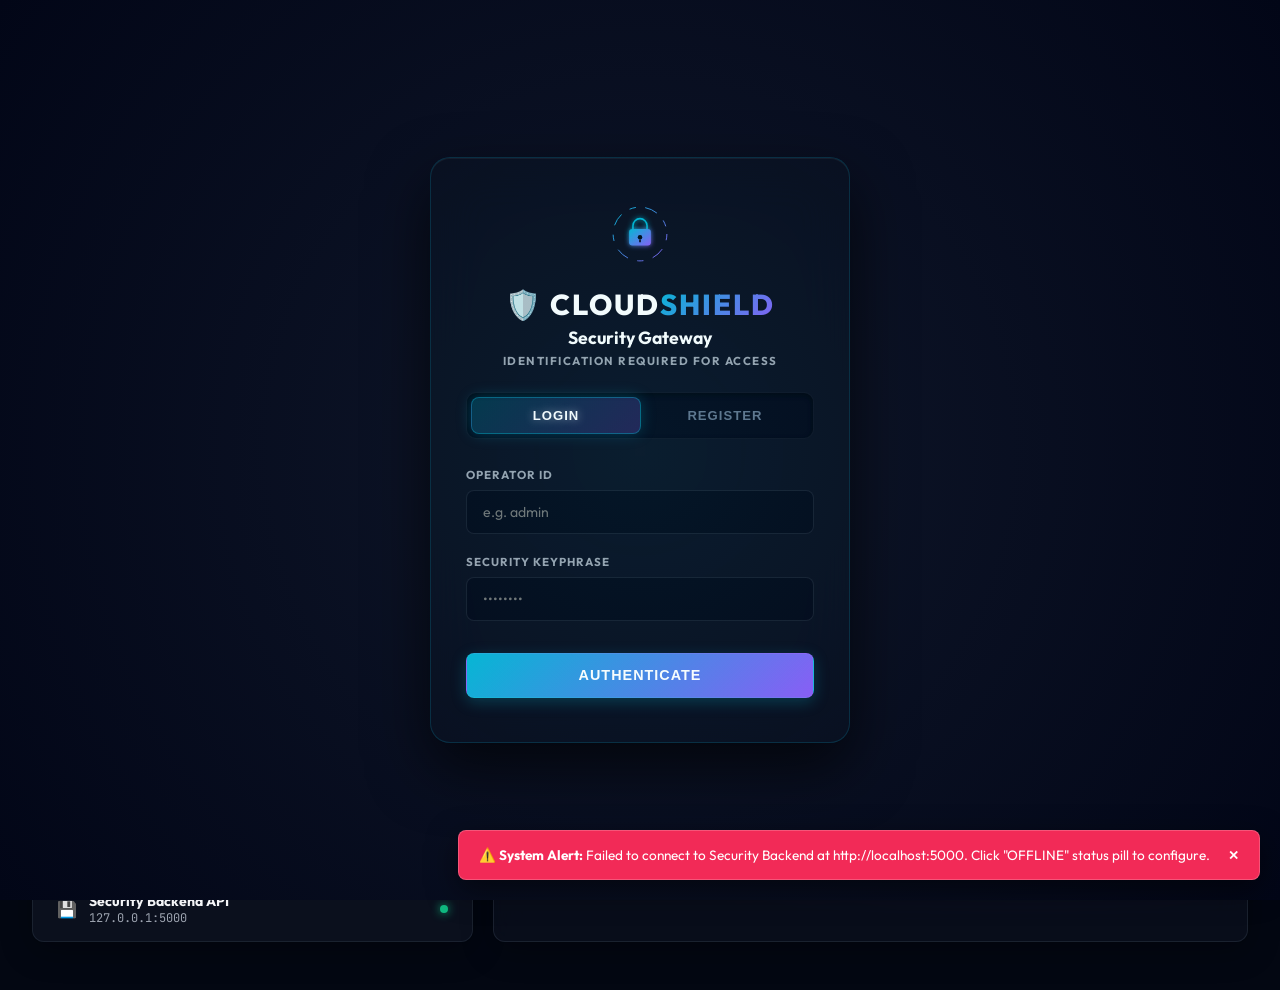
<file: security_dashboard/index.html>
<!DOCTYPE html>
<html lang="en">
<head>
    <meta charset="UTF-8">
    <meta name="viewport" content="width=device-width, initial-scale=1.0">
    <title>CloudShield SOC | Security Operations Center</title>
    <link rel="preconnect" href="https://fonts.googleapis.com">
    <link href="https://fonts.googleapis.com/css2?family=Outfit:wght@400;600;700;800&family=JetBrains+Mono:wght@400;500&display=swap" rel="stylesheet">
    <script src="chart.min.js"></script>
    <style>
        /* Font fallback if Google Fonts unavailable */
        @import url('https://fonts.googleapis.com/css2?family=Outfit:wght@400;600;700;800&family=JetBrains+Mono:wght@400;500&display=swap');
    </style>
    <style>
        :root {
            --bg: #030712;
            --card: rgba(17, 24, 39, 0.45);
            --card2: rgba(31, 41, 55, 0.35);
            --border: rgba(55, 65, 81, 0.4);
            --text: #f3f4f6;
            --muted: #9ca3af;
            --blue: #06b6d4;
            --green: #10b981;
            --red: #ef4444;
            --orange: #f97316;
            --purple: #8b5cf6;
            --yellow: #f59e0b;
            --glow-blue: rgba(6, 182, 212, 0.15);
            --glow-red: rgba(239, 68, 68, 0.15);
            --glow-green: rgba(16, 185, 129, 0.15);
            --glow-purple: rgba(139, 92, 246, 0.15);
            --glow-orange: rgba(249, 115, 22, 0.15);
        }
        * { box-sizing: border-box; margin: 0; padding: 0; }
        body {
            font-family: 'Outfit', sans-serif;
            background: var(--bg);
            color: var(--text);
            min-height: 100vh;
            overflow-x: hidden;
            position: relative;
        }
        /* ── Background Glow Blobs ── */
        .bg-glow-container {
            position: fixed;
            top: 0; left: 0; width: 100vw; height: 100vh;
            pointer-events: none; z-index: -1; overflow: hidden;
        }
        .bg-glow-blob {
            position: absolute; border-radius: 50%; filter: blur(100px); opacity: 0.12;
            animation: float 25s infinite ease-in-out;
        }
        .blob-1 { top: -10%; left: -10%; width: 50vw; height: 50vw; background: radial-gradient(circle, var(--blue) 0%, transparent 70%); }
        .blob-2 { bottom: -10%; right: -10%; width: 60vw; height: 60vw; background: radial-gradient(circle, var(--purple) 0%, transparent 70%); animation-delay: -5s; }
        .blob-3 { top: 40%; left: 30%; width: 40vw; height: 40vw; background: radial-gradient(circle, var(--red) 0%, transparent 70%); animation-delay: -10s; }
        @keyframes float {
            0%, 100% { transform: translate(0, 0) scale(1); }
            33% { transform: translate(5vw, 10vh) scale(1.1); }
            66% { transform: translate(-5vw, 5vh) scale(0.9); }
        }

        /* ── Scrollbar ── */
        ::-webkit-scrollbar { width: 6px; }
        ::-webkit-scrollbar-track { background: var(--card); }
        ::-webkit-scrollbar-thumb { background: var(--border); border-radius: 3px; }

        /* ── Header ── */
        header {
            background: rgba(10, 15, 30, 0.75);
            backdrop-filter: blur(20px);
            -webkit-backdrop-filter: blur(20px);
            border-bottom: 1px solid var(--border);
            position: sticky; top: 0; z-index: 200;
            padding: 0 2rem; height: 64px;
            display: flex; align-items: center; justify-content: space-between;
            box-shadow: 0 4px 30px rgba(0,0,0,0.4);
        }
        .logo {
            font-size: 1.5rem; font-weight: 800; letter-spacing: 2px;
            text-transform: uppercase;
        }
        .logo span { color: var(--blue); text-shadow: 0 0 20px var(--blue); }
        .header-right { display: flex; align-items: center; gap: 1rem; }
        .pulse-badge {
            display: flex; align-items: center; gap: 0.5rem;
            background: rgba(16, 185, 129, 0.08); border: 1px solid rgba(16, 185, 129, 0.2);
            color: var(--green); padding: 0.35rem 0.9rem; border-radius: 20px;
            font-size: 0.75rem; font-weight: 700; letter-spacing: 1px;
            box-shadow: 0 0 15px rgba(16, 185, 129, 0.1);
        }
        .pulse-dot {
            width: 7px; height: 7px; border-radius: 50%;
            background: var(--green);
            animation: blink 1.4s ease-in-out infinite;
            box-shadow: 0 0 8px var(--green);
        }
        @keyframes blink { 0%,100%{opacity:1} 50%{opacity:0.2} }

        .btn {
            display: inline-flex; align-items: center; gap: 0.4rem;
            padding: 0.5rem 1.2rem; border-radius: 8px; font-size: 0.8rem;
            font-weight: 600; cursor: pointer; border: none;
            background: linear-gradient(135deg, rgba(6, 182, 212, 0.18), rgba(6, 182, 212, 0.05));
            border: 1px solid rgba(6, 182, 212, 0.3); color: var(--blue);
            transition: all 0.3s cubic-bezier(0.4, 0, 0.2, 1); font-family: 'Outfit', sans-serif;
            text-decoration: none;
        }
        .btn:hover { background: rgba(6, 182, 212, 0.22); box-shadow: 0 0 15px rgba(6, 182, 212, 0.35); border-color: rgba(6, 182, 212, 0.45); }
        .btn-red { background: rgba(239, 68, 68, 0.12); border-color: rgba(239, 68, 68, 0.3); color: var(--red); }
        .btn-red:hover { background: rgba(239, 68, 68, 0.22); box-shadow: 0 0 15px rgba(239, 68, 68, 0.35); border-color: rgba(239, 68, 68, 0.45); }
        .btn-green { background: rgba(16, 185, 129, 0.1); border-color: rgba(16, 185, 129, 0.3); color: var(--green); }
        .btn-green:hover { background: rgba(16, 185, 129, 0.2); box-shadow: 0 0 15px rgba(16, 185, 129, 0.3); border-color: rgba(16, 185, 129, 0.45); }
        .btn-outline { background: transparent; border-color: var(--border); color: var(--muted); }
        .btn-outline:hover { background: rgba(255,255,255,0.05); color: var(--text); }

        /* ── Layout ── */
        .main { max-width: 1500px; margin: 0 auto; padding: 1.5rem 2rem; position: relative; z-index: 1; }

        /* ── Stats Row ── */
        .stats-row {
            display: grid; grid-template-columns: repeat(4, 1fr); gap: 1rem;
            margin-bottom: 1.5rem;
        }
        .stat-card {
            background: var(--card); border: 1px solid var(--border);
            border-radius: 12px; padding: 1.25rem 1.5rem;
            display: flex; align-items: center; gap: 1rem;
            position: relative; overflow: hidden; transition: all 0.3s cubic-bezier(0.4, 0, 0.2, 1);
            backdrop-filter: blur(12px); -webkit-backdrop-filter: blur(12px);
            box-shadow: 0 4px 20px rgba(0, 0, 0, 0.2);
        }
        .stat-card:hover {
            transform: translateY(-4px);
            box-shadow: 0 8px 30px rgba(0, 0, 0, 0.4);
        }
        .stat-card::before {
            content: ''; position: absolute; top: 0; left: 0; right: 0; height: 3px;
            transition: opacity 0.3s;
        }
        .stat-card.s-blue::before { background: linear-gradient(90deg, var(--blue), var(--purple)); }
        .stat-card.s-red::before { background: linear-gradient(90deg, var(--red), var(--orange)); }
        .stat-card.s-green::before { background: linear-gradient(90deg, var(--green), var(--blue)); }
        .stat-card.s-orange::before { background: linear-gradient(90deg, var(--orange), var(--yellow)); }

        .stat-card.s-blue:hover { border-color: rgba(6, 182, 212, 0.4); box-shadow: 0 8px 30px rgba(6, 182, 212, 0.15); }
        .stat-card.s-red:hover { border-color: rgba(239, 68, 68, 0.4); box-shadow: 0 8px 30px rgba(239, 68, 68, 0.15); }
        .stat-card.s-green:hover { border-color: rgba(16, 185, 129, 0.4); box-shadow: 0 8px 30px rgba(16, 185, 129, 0.15); }
        .stat-card.s-orange:hover { border-color: rgba(249, 115, 22, 0.4); box-shadow: 0 8px 30px rgba(249, 115, 22, 0.15); }

        .stat-icon { font-size: 2rem; opacity: 0.9; }
        .stat-info h4 { font-size: 0.72rem; color: var(--muted); text-transform: uppercase; letter-spacing: 1px; margin-bottom: 0.25rem; }
        .stat-val { font-size: 2rem; font-weight: 800; line-height: 1; }
        .stat-card.s-blue .stat-val { color: var(--blue); text-shadow: 0 0 10px rgba(6, 182, 212, 0.3); }
        .stat-card.s-red .stat-val { color: var(--red); text-shadow: 0 0 10px rgba(239, 68, 68, 0.3); }
        .stat-card.s-green .stat-val { color: var(--green); text-shadow: 0 0 10px rgba(16, 185, 129, 0.3); }
        .stat-card.s-orange .stat-val { color: var(--orange); text-shadow: 0 0 10px rgba(249, 115, 22, 0.3); }

        /* ── Tabs ── */
        .tabs {
            display: flex; gap: 0.5rem; margin-bottom: 1.5rem;
            background: rgba(17, 24, 39, 0.6); border: 1px solid var(--border);
            border-radius: 12px; padding: 0.4rem; overflow-x: auto;
            backdrop-filter: blur(12px); -webkit-backdrop-filter: blur(12px);
            box-shadow: inset 0 2px 4px rgba(0, 0, 0, 0.3);
        }
        .tab-btn {
            padding: 0.6rem 1.2rem; border-radius: 8px; border: none;
            background: transparent; color: var(--muted); font-size: 0.85rem;
            font-weight: 700; cursor: pointer; white-space: nowrap;
            font-family: 'Outfit', sans-serif; transition: all 0.3s cubic-bezier(0.4, 0, 0.2, 1);
            position: relative; overflow: hidden; display: flex; align-items: center; gap: 0.5rem;
            border: 1px solid transparent;
        }
        .tab-btn:hover { color: var(--text); background: rgba(255, 255, 255, 0.05); border-color: rgba(255, 255, 255, 0.05); }
        .tab-btn.active {
            background: linear-gradient(135deg, rgba(6, 182, 212, 0.2), rgba(139, 92, 246, 0.15));
            color: #ffffff; border-color: rgba(6, 182, 212, 0.45);
            box-shadow: 0 0 15px rgba(6, 182, 212, 0.2);
            text-shadow: 0 0 8px rgba(255, 255, 255, 0.5);
        }
        .tab-btn.active::after {
            content: ''; position: absolute; bottom: 0; left: 10%; width: 80%; height: 2px;
            background: linear-gradient(90deg, var(--blue), var(--purple));
            box-shadow: 0 0 8px var(--blue); border-radius: 2px;
        }
        .tab-panel { display: none; }
        .tab-panel.active { display: block; animation: tab-fade-in 0.4s ease-out; }
        @keyframes tab-fade-in {
            from { opacity: 0; transform: translateY(10px); }
            to { opacity: 1; transform: translateY(0); }
        }

        /* ── Panel ── */
        .panel {
            background: var(--card); border: 1px solid var(--border);
            border-radius: 12px; overflow: hidden; margin-bottom: 1.5rem;
            backdrop-filter: blur(16px); -webkit-backdrop-filter: blur(16px);
            box-shadow: 0 8px 32px 0 rgba(0, 0, 0, 0.3);
            transition: border-color 0.3s ease, box-shadow 0.3s ease;
        }
        .panel:hover {
            border-color: rgba(6, 182, 212, 0.35);
            box-shadow: 0 8px 32px 0 rgba(6, 182, 212, 0.12);
        }
        .panel-head {
            padding: 1.1rem 1.5rem; border-bottom: 1px solid var(--border);
            display: flex; align-items: center; justify-content: space-between;
            background: rgba(255, 255, 255, 0.02);
        }
        .panel-title { font-size: 0.95rem; font-weight: 700; letter-spacing: 0.5px; }
        .panel-badge { font-size: 0.72rem; font-weight: 800; letter-spacing: 1.2px; text-transform: uppercase; }
        .panel-body { padding: 1.25rem 1.5rem; }

        /* ── Grid layouts ── */
        .grid-2 { display: grid; grid-template-columns: 1fr 1fr; gap: 1.25rem; }
        .grid-3 { display: grid; grid-template-columns: 1.2fr 2fr; gap: 1.25rem; }

        /* ── Threat Map ── */
        .threat-map {
            background: radial-gradient(circle at center, #0c142b 0%, #050914 100%);
            border-radius: 0; height: 240px; position: relative; overflow: hidden;
            border-bottom: 1px solid var(--border);
        }
        .threat-map svg { width: 100%; height: 100%; }
        
        /* Attack Path Draw Animation */
        @keyframes attackDraw { to { stroke-dashoffset: 0; } }
        .attack-path {
            stroke-dasharray: 1000; stroke-dashoffset: 1000;
            animation: attackDraw 2.5s ease-out forwards;
            filter: drop-shadow(0 0 4px var(--red));
        }
        .attacker-node { animation: pulse-node 1.5s infinite alternate; }
        @keyframes pulse-node {
            from { r: 5px; opacity: 0.8; }
            to { r: 8px; opacity: 1; }
        }
        .attacker-text {
            font-family: 'JetBrains Mono', monospace; font-size: 8px;
            font-weight: bold; animation: fade-in 0.5s ease-out forwards;
        }
        .target-node-outer {
            animation: target-ring 2.5s infinite linear;
            transform-origin: 500px 175px;
        }
        @keyframes target-ring {
            from { transform: rotate(0deg); stroke-dasharray: 5 15; }
            to { transform: rotate(360deg); stroke-dasharray: 15 5; }
        }

        /* ── Alert Feed ── */
        .alert-feed { max-height: 420px; overflow-y: auto; }
        .alert-item {
            padding: 1rem 1.5rem; border-bottom: 1px solid rgba(55, 65, 81, 0.35);
            transition: all 0.2s ease; cursor: default;
            position: relative;
        }
        .alert-item::before {
            content: ''; position: absolute; left: 0; top: 15%; height: 70%; width: 3px;
            background: transparent; border-radius: 0 4px 4px 0; transition: all 0.2s;
        }
        .alert-item:hover { background: rgba(255, 255, 255, 0.03); }
        .alert-item:hover::before { height: 85%; top: 7.5%; }
        
        .alert-item[data-severity="CRITICAL"]::before { background: var(--red); }
        .alert-item[data-severity="HIGH"]::before { background: var(--orange); }
        .alert-item[data-severity="MEDIUM"]::before { background: var(--yellow); }
        .alert-item[data-severity="LOW"]::before { background: var(--green); }
        .alert-item[data-severity="INFO"]::before { background: var(--blue); }

        .alert-item:last-child { border-bottom: none; }
        .alert-meta { display: flex; justify-content: space-between; align-items: center; margin-bottom: 0.4rem; }
        .alert-ip { font-family: 'JetBrains Mono', monospace; font-size: 0.8rem; color: var(--red); font-weight: 700; }
        .alert-time { font-size: 0.72rem; color: var(--muted); }
        .alert-type { font-size: 0.88rem; font-weight: 700; margin-bottom: 0.2rem; display: flex; align-items: center; gap: 0.4rem; }
        .alert-desc { font-size: 0.78rem; color: var(--muted); line-height: 1.4; }

        /* ── Badge ── */
        .badge {
            display: inline-block; padding: 0.2rem 0.6rem; border-radius: 4px;
            font-size: 0.68rem; font-weight: 800; letter-spacing: 0.8px; text-transform: uppercase;
        }
        .badge-red { background: rgba(239, 68, 68, 0.12); color: var(--red); border: 1px solid rgba(239, 68, 68, 0.25); box-shadow: 0 0 10px rgba(239,68,68,0.1); }
        .badge-orange { background: rgba(249, 115, 22, 0.12); color: var(--orange); border: 1px solid rgba(249, 115, 22, 0.25); box-shadow: 0 0 10px rgba(249,115,22,0.1); }
        .badge-yellow { background: rgba(245, 158, 11, 0.12); color: var(--yellow); border: 1px solid rgba(245, 158, 11, 0.25); box-shadow: 0 0 10px rgba(245,158,11,0.1); }
        .badge-green { background: rgba(16, 185, 129, 0.12); color: var(--green); border: 1px solid rgba(16, 185, 129, 0.25); box-shadow: 0 0 10px rgba(16,185,129,0.1); }
        .badge-blue { background: rgba(6, 182, 212, 0.12); color: var(--blue); border: 1px solid rgba(6, 182, 212, 0.25); box-shadow: 0 0 10px rgba(6,182,212,0.1); }

        /* ── Table ── */
        table { width: 100%; border-collapse: collapse; font-size: 0.85rem; }
        th {
            text-align: left; padding: 0.85rem 1.25rem; font-size: 0.72rem;
            text-transform: uppercase; letter-spacing: 1px; color: var(--muted);
            border-bottom: 1px solid var(--border); font-weight: 800;
            background: rgba(255, 255, 255, 0.01);
        }
        td { padding: 0.9rem 1.25rem; border-bottom: 1px solid rgba(55, 65, 81, 0.25); color: var(--text); }
        tr:hover td { background: rgba(255, 255, 255, 0.03); }
        tr:last-child td { border-bottom: none; }

        /* ── Toggle switch ── */
        .switch { position: relative; display: inline-block; width: 36px; height: 20px; }
        .switch input { opacity: 0; width: 0; height: 0; }
        .slider {
            position: absolute; cursor: pointer; inset: 0;
            background: rgba(55, 65, 81, 0.8); border-radius: 20px; transition: 0.3s;
        }
        .slider:before {
            content: ''; position: absolute; height: 14px; width: 14px;
            left: 3px; bottom: 3px; background: white; border-radius: 50%; transition: 0.3s;
        }
        input:checked + .slider { background: var(--blue); box-shadow: 0 0 10px var(--glow-blue); }
        input:checked + .slider:before { transform: translateX(16px); }

        /* ── Form ── */
        .form-group { margin-bottom: 1.25rem; }
        .form-group label { display: block; font-size: 0.8rem; color: var(--muted); margin-bottom: 0.5rem; font-weight: 700; letter-spacing: 0.5px; }
        .form-input {
            width: 100%; padding: 0.7rem 1rem; background: rgba(10, 15, 30, 0.85);
            border: 1px solid var(--border); border-radius: 8px; color: var(--text);
            font-size: 0.88rem; font-family: 'Outfit', sans-serif; transition: all 0.3s;
        }
        .form-input:focus { outline: none; border-color: var(--blue); box-shadow: 0 0 0 3px rgba(6, 182, 212, 0.15); }
        select.form-input option { background: #0c1428; color: var(--text); }

        /* ── Scanner Radar Effect ── */
        .scan-radar-screen {
            position: relative; height: 140px; background: #02050d;
            border: 1px solid var(--border); border-radius: 8px;
            margin-bottom: 1.25rem; display: none; overflow: hidden;
            box-shadow: inset 0 0 25px rgba(16, 185, 129, 0.15);
        }
        .scan-radar-line {
            position: absolute; width: 200%; height: 200%; top: -50%; left: -50%;
            background: conic-gradient(from 0deg at 50% 50%, rgba(16, 185, 129, 0.25) 0deg, transparent 90deg, transparent 360deg);
            animation: radar-rotate 4s linear infinite; border-radius: 50%; pointer-events: none;
        }
        .scan-radar-grid {
            position: absolute; inset: 0;
            background-image: 
                radial-gradient(circle, transparent 25%, rgba(16, 185, 129, 0.05) 26%, rgba(16, 185, 129, 0.05) 27%, transparent 28%),
                radial-gradient(circle, transparent 55%, rgba(16, 185, 129, 0.05) 56%, rgba(16, 185, 129, 0.05) 57%, transparent 58%),
                radial-gradient(circle, transparent 85%, rgba(16, 185, 129, 0.05) 86%, rgba(16, 185, 129, 0.05) 87%, transparent 88%),
                linear-gradient(to right, rgba(16, 185, 129, 0.05) 1px, transparent 1px),
                linear-gradient(to bottom, rgba(16, 185, 129, 0.05) 1px, transparent 1px);
            background-size: 100% 100%, 100% 100%, 100% 100%, 40px 40px, 40px 40px; background-position: center;
        }
        @keyframes radar-rotate {
            from { transform: rotate(0deg); }
            to { transform: rotate(360deg); }
        }

        .scan-bar-wrap { height: 8px; background: rgba(30,48,88,0.8); border-radius: 4px; margin: 1rem 0; overflow: hidden; display: none; border: 1px solid rgba(255,255,255,0.05); }
        .scan-bar-fill { height: 100%; width: 0; background: linear-gradient(90deg, var(--blue), var(--green)); border-radius: 4px; transition: width 0.5s ease; }
        .scan-status { font-size: 0.82rem; color: var(--blue); font-family: 'JetBrains Mono', monospace; margin-bottom: 0.75rem; display: none; font-weight: bold; }
        .scan-input-row { display: flex; gap: 0.75rem; margin-bottom: 0.75rem; }
        .scan-input-row .form-input { flex: 1; }

        /* ── Audit report ── */
        .audit-card {
            background: var(--card2); border: 1px solid var(--border);
            border-radius: 12px; padding: 1.5rem; display: none; margin-top: 1.5rem;
            box-shadow: 0 4px 20px rgba(0,0,0,0.2);
        }
        .grade-circle {
            width: 72px; height: 72px; border-radius: 50%; border: 3px solid var(--green);
            display: flex; align-items: center; justify-content: center;
            font-size: 1.8rem; font-weight: 800; color: var(--green);
            box-shadow: 0 0 24px rgba(16,185,129,0.3); flex-shrink: 0;
        }
        .audit-header { display: flex; align-items: center; gap: 1.25rem; margin-bottom: 1.5rem; }
        .finding {
            background: rgba(5,8,16,0.5); border: 1px solid var(--border);
            border-left: 4px solid var(--muted); border-radius: 8px;
            padding: 1.1rem 1.4rem; margin-bottom: 0.9rem;
            transition: transform 0.2s;
        }
        .finding:hover { transform: translateX(4px); }
        .finding.critical { border-left-color: var(--red); background: rgba(239,68,68,0.02); }
        .finding.high { border-left-color: var(--orange); background: rgba(249,115,22,0.02); }
        .finding.medium { border-left-color: var(--yellow); background: rgba(245,158,11,0.02); }
        .finding.safe { border-left-color: var(--green); background: rgba(16,185,129,0.02); }
        .finding-title { font-size: 0.95rem; font-weight: 700; margin-bottom: 0.4rem; }
        .finding-desc { font-size: 0.82rem; color: var(--muted); line-height: 1.55; }
        .finding-impact { font-size: 0.8rem; color: #f87171; margin-top: 0.4rem; font-weight: 600; }
        .finding-fix { font-size: 0.8rem; color: var(--blue); margin-top: 0.3rem; font-weight: 600; }
        pre.code-block {
            background: #020408; border: 1px solid var(--border); border-radius: 6px;
            padding: 0.75rem; font-family: 'JetBrains Mono', monospace; font-size: 0.75rem;
            color: #93c5fd; overflow-x: auto; margin-top: 0.75rem; white-space: pre;
        }

        /* ── Traffic Console ── */
        .traffic-console {
            position: relative; background: #010409 !important; border: 1px solid var(--border);
            border-radius: 8px; padding: 1.25rem; font-family: 'JetBrains Mono', monospace;
            font-size: 0.78rem; max-height: 480px; overflow-y: auto; line-height: 1.8;
            box-shadow: inset 0 0 20px rgba(0, 0, 0, 0.8);
        }
        .traffic-console::after {
            content: " "; display: block; position: absolute; inset: 0;
            background: linear-gradient(rgba(18, 16, 16, 0) 50%, rgba(0, 0, 0, 0.25) 50%), linear-gradient(90deg, rgba(255, 0, 0, 0.06), rgba(0, 255, 0, 0.02), rgba(0, 0, 255, 0.06));
            z-index: 2; background-size: 100% 3px, 6px 100%; pointer-events: none;
        }
        .traffic-console::before {
            content: ''; position: absolute; width: 100%; height: 5px;
            background: rgba(6, 182, 212, 0.12); animation: sweep 6s linear infinite;
            top: 0; left: 0; z-index: 3; pointer-events: none; filter: blur(1px);
        }
        @keyframes sweep { 0% { top: 0%; } 100% { top: 100%; } }
        
        .console-line {
            line-height: 1.6; border-bottom: 1px solid rgba(255, 255, 255, 0.03);
            padding-bottom: 0.3rem; word-break: break-all; color: var(--muted);
            position: relative; z-index: 1; animation: console-slide 0.3s ease-out;
        }
        @keyframes console-slide {
            from { transform: translateX(-10px); opacity: 0; }
            to { transform: translateX(0); opacity: 1; }
        }
        .console-line.pass { color: var(--green); text-shadow: 0 0 5px rgba(16,185,129,0.25); }
        .console-line.block { color: var(--red); text-shadow: 0 0 5px rgba(239,68,68,0.25); }
        .console-line.deception { color: var(--orange); text-shadow: 0 0 5px rgba(249,115,22,0.25); }
        .console-line.system { color: var(--blue); text-shadow: 0 0 5px rgba(6,182,212,0.25); }
        
        .tlog { color: var(--muted); }
        .tlog.pass { color: var(--green); }
        .tlog.block { color: var(--red); }
        .tlog.deception { color: var(--orange); }

        /* ── Analytics ── */
        .chart-box { padding: 1.25rem; }
        canvas { max-width: 100%; }

        /* ── Nodes ── */
        .node-row {
            display: flex; align-items: center; justify-content: space-between;
            padding: 0.95rem 1.5rem; border-bottom: 1px solid rgba(55, 65, 81, 0.25);
            background: rgba(255, 255, 255, 0.01); transition: background 0.2s;
        }
        .node-row:hover { background: rgba(255, 255, 255, 0.03); }
        .node-row:last-child { border-bottom: none; }
        .node-left { display: flex; align-items: center; gap: 0.75rem; }
        .node-name { font-size: 0.88rem; font-weight: 700; }
        .node-addr { font-size: 0.75rem; color: var(--muted); font-family: 'JetBrains Mono', monospace; }
        .status-dot {
            width: 8px; height: 8px; border-radius: 50%;
            background: var(--green); box-shadow: 0 0 10px var(--green);
        }
        .status-dot.orange { background: var(--orange); box-shadow: 0 0 10px var(--orange); }

        /* ── Secret Key Modal ── */
        .modal-overlay {
            position: fixed; inset: 0; background: rgba(0,0,0,0.8);
            backdrop-filter: blur(10px); -webkit-backdrop-filter: blur(10px); z-index: 999;
            display: none; align-items: center; justify-content: center;
        }
        .modal-overlay.show { display: flex; }
        .modal-box {
            background: rgba(17, 24, 39, 0.85); border: 1px solid var(--border);
            border-radius: 16px; padding: 2.2rem; width: 480px; max-width: 95vw;
            animation: popIn 0.3s cubic-bezier(0.34, 1.56, 0.64, 1);
            backdrop-filter: blur(20px); -webkit-backdrop-filter: blur(20px);
            box-shadow: 0 20px 50px rgba(0,0,0,0.6);
        }
        @keyframes popIn { from{transform:scale(0.85);opacity:0} to{transform:scale(1);opacity:1} }
        .modal-icon { font-size: 3rem; text-align: center; margin-bottom: 1rem; }
        .modal-title { font-size: 1.3rem; font-weight: 800; text-anchor: middle; text-align: center; margin-bottom: 0.5rem; color: var(--green); text-shadow: 0 0 10px rgba(16,185,129,0.2); }
        .modal-sub { font-size: 0.85rem; color: var(--muted); text-align: center; margin-bottom: 1.5rem; line-height: 1.5; }
        .key-display {
            background: #010409; border: 1px solid var(--green);
            border-radius: 8px; padding: 1.1rem 1.5rem;
            font-family: 'JetBrains Mono', monospace; font-size: 1.25rem;
            font-weight: 800; color: var(--green); text-align: center;
            letter-spacing: 4px; margin-bottom: 1.25rem;
            box-shadow: 0 0 25px rgba(16,185,129,0.2);
        }
        .key-meta { font-size: 0.78rem; color: var(--muted); text-align: center; margin-bottom: 1.5rem; }

        /* ── Empty state ── */
        .empty { text-align: center; color: var(--muted); padding: 3rem 1rem; font-size: 0.88rem; font-family: 'Outfit', sans-serif; }

        /* ── Responsive ── */
        @media(max-width: 900px) {
            .stats-row { grid-template-columns: repeat(2, 1fr); }
            .grid-2, .grid-3 { grid-template-columns: 1fr; }
        }
        @media(max-width: 600px) {
            .stats-row { grid-template-columns: 1fr; }
            .main { padding: 1rem; }
        }
    </style>
</head>
<body>

<div class="bg-glow-container">
    <div class="bg-glow-blob blob-1"></div>
    <div class="bg-glow-blob blob-2"></div>
    <div class="bg-glow-blob blob-3"></div>
</div>

<!-- ═══ SIEM LOGIN/REGISTER OVERLAY ═══ -->
<div id="auth-overlay" style="position: fixed; top: 0; left: 0; width: 100vw; height: 100vh; background: radial-gradient(circle at center, #0f172a 0%, #020617 100%); z-index: 99999; display: flex; align-items: center; justify-content: center; font-family: 'Outfit', sans-serif; transition: opacity 0.5s ease, visibility 0.5s ease; opacity: 1; visibility: visible;">
    <style>
        .auth-card {
            background: rgba(10, 15, 30, 0.7);
            backdrop-filter: blur(25px);
            -webkit-backdrop-filter: blur(25px);
            border: 1px solid rgba(6, 182, 212, 0.2);
            box-shadow: 0 25px 60px rgba(0, 0, 0, 0.65), inset 0 1px 0 rgba(255,255,255,0.05);
            border-radius: 20px;
            width: 100%;
            max-width: 420px;
            padding: 2.8rem 2.2rem;
            box-sizing: border-box;
            text-align: center;
            position: relative;
            overflow: hidden;
            transition: all 0.3s;
        }
        .auth-card::before {
            content: '';
            position: absolute;
            top: -50%; left: -50%; width: 200%; height: 200%;
            background: radial-gradient(circle, rgba(6, 182, 212, 0.08) 0%, transparent 60%);
            pointer-events: none;
        }
        .auth-logo {
            font-size: 1.8rem;
            font-weight: 800;
            letter-spacing: 2px;
            color: #fff;
            margin-bottom: 0.25rem;
            text-transform: uppercase;
        }
        .auth-logo span {
            background: linear-gradient(135deg, var(--blue) 0%, var(--purple) 100%);
            -webkit-background-clip: text;
            -webkit-text-fill-color: transparent;
        }
        .auth-subtitle {
            color: var(--muted);
            font-size: 0.72rem;
            margin-bottom: 1.5rem;
            letter-spacing: 1.5px;
            text-transform: uppercase;
            font-weight: 700;
        }
        
        /* ── Shield Rotation Animation ── */
        @keyframes rotate-ring {
            0% { transform: rotate(0deg); }
            100% { transform: rotate(360deg); }
        }
        .auth-shield-ring {
            transform-origin: 50px 50px;
            animation: rotate-ring 12s linear infinite;
        }
        .auth-lock-shackle {
            animation: pulse-shackle 2s infinite alternate;
        }
        @keyframes pulse-shackle {
            0% { opacity: 0.75; }
            100% { opacity: 1; filter: drop-shadow(0 0 4px var(--blue)); }
        }

        .auth-tabs {
            display: flex;
            background: rgba(2, 6, 23, 0.7);
            border-radius: 10px;
            padding: 0.25rem;
            margin-bottom: 1.75rem;
            border: 1px solid rgba(255, 255, 255, 0.05);
            box-shadow: inset 0 2px 5px rgba(0,0,0,0.5);
        }
        .auth-tab {
            flex: 1;
            padding: 0.6rem;
            color: #64748b;
            cursor: pointer;
            font-size: 0.82rem;
            font-weight: 700;
            transition: all 0.3s ease;
            border-radius: 8px;
            border: none;
            background: transparent;
            letter-spacing: 1px;
            text-transform: uppercase;
        }
        .auth-tab.active {
            background: linear-gradient(135deg, rgba(6, 182, 212, 0.25), rgba(139, 92, 246, 0.25));
            color: #fff;
            border: 1px solid rgba(6, 182, 212, 0.4);
            box-shadow: 0 0 15px rgba(6, 182, 212, 0.25);
            text-shadow: 0 0 8px rgba(255, 255, 255, 0.5);
        }
        .auth-form-group {
            text-align: left;
            margin-bottom: 1.25rem;
        }
        .auth-form-group label {
            display: block;
            font-size: 0.72rem;
            color: var(--muted);
            text-transform: uppercase;
            letter-spacing: 1px;
            margin-bottom: 0.5rem;
            font-weight: 700;
        }
        .auth-input {
            width: 100%;
            background: rgba(2, 6, 23, 0.6);
            border: 1px solid var(--border);
            border-radius: 8px;
            padding: 0.75rem 1rem;
            color: #fff;
            font-family: inherit;
            font-size: 0.88rem;
            outline: none;
            transition: all 0.3s;
            box-sizing: border-box;
        }
        .auth-input:focus {
            border-color: var(--blue);
            box-shadow: 0 0 15px rgba(6, 182, 212, 0.25);
            background: rgba(2, 6, 23, 0.8);
        }
        .auth-btn {
            width: 100%;
            padding: 0.85rem;
            background: linear-gradient(135deg, var(--blue) 0%, var(--purple) 100%);
            border: none;
            border-radius: 8px;
            color: #fff;
            font-weight: 800;
            font-size: 0.9rem;
            cursor: pointer;
            transition: all 0.3s cubic-bezier(0.4, 0, 0.2, 1);
            margin-top: 0.75rem;
            box-shadow: 0 4px 15px rgba(6, 182, 212, 0.25);
            letter-spacing: 1px;
            text-transform: uppercase;
            border: 1px solid rgba(255,255,255,0.05);
        }
        .auth-btn:hover {
            transform: translateY(-2px);
            box-shadow: 0 6px 25px rgba(6, 182, 212, 0.55);
            border-color: rgba(6, 182, 212, 0.4);
        }
        .auth-btn:active {
            transform: translateY(0);
        }
        .auth-error {
            background: rgba(239, 68, 68, 0.15);
            border: 1px solid rgba(239, 68, 68, 0.3);
            color: #f87171;
            padding: 0.75rem;
            border-radius: 8px;
            font-size: 0.82rem;
            margin-bottom: 1.25rem;
            text-align: left;
            display: none;
            animation: authShake 0.3s ease;
        }
        @keyframes authShake {
            0%, 100% { transform: translateX(0); }
            25% { transform: translateX(-5px); }
            75% { transform: translateX(5px); }
        }
    </style>
    <div class="auth-card">
        <!-- Holographic Shield Logo -->
        <div class="auth-shield-container" style="display:flex; justify-content:center; margin-bottom:1.25rem;">
            <svg width="64" height="64" viewBox="0 0 100 100" class="auth-shield-svg">
                <defs>
                    <linearGradient id="shieldGrad" x1="0%" y1="0%" x2="100%" y2="100%">
                        <stop offset="0%" stop-color="var(--blue)"/>
                        <stop offset="100%" stop-color="var(--purple)"/>
                    </linearGradient>
                    <filter id="glow" x="-20%" y="-20%" width="140%" height="140%">
                        <feGaussianBlur stdDeviation="4" result="blur" />
                        <feComposite in="SourceGraphic" in2="blur" operator="over" />
                    </filter>
                </defs>
                <circle cx="50" cy="50" r="42" fill="none" stroke="url(#shieldGrad)" stroke-width="1.5" stroke-dasharray="10 15 20 15" class="auth-shield-ring"/>
                <g filter="url(#glow)">
                    <path d="M 50 26 A 11 11 0 0 1 61 37 L 61 46 L 39 46 L 39 37 A 11 11 0 0 1 50 26 Z" fill="none" stroke="var(--blue)" stroke-width="2.5" class="auth-lock-shackle"/>
                    <rect x="33" y="42" width="34" height="26" rx="5" fill="url(#shieldGrad)" class="auth-lock-body"/>
                    <circle cx="50" cy="55" r="3.5" fill="#030712"/>
                    <path d="M 50 58.5 L 50 63" stroke="#030712" stroke-width="2.5"/>
                </g>
            </svg>
        </div>
        <div class="auth-logo">🛡️ Cloud<span>Shield</span></div>
        <div id="auth-card-title" style="color:#fff; font-size:1.1rem; font-weight:700; margin-bottom:0.25rem; transition: all 0.3s;">Security Gateway</div>
        <div class="auth-subtitle" id="auth-subtitle-text" style="transition: all 0.3s;">IDENTIFICATION REQUIRED FOR ACCESS</div>
        
        <div class="auth-tabs">
            <button id="tab-login" class="auth-tab active" onclick="switchAuthTab('login')">LOGIN</button>
            <button id="tab-register" class="auth-tab" onclick="switchAuthTab('register')">REGISTER</button>
        </div>
        
        <div id="auth-error-banner" class="auth-error"></div>
        
        <form id="auth-form" onsubmit="handleAuthSubmit(event)">
            <div class="auth-form-group">
                <label for="auth-username">Operator ID</label>
                <input type="text" id="auth-username" class="auth-input" placeholder="e.g. admin" required autocomplete="off" oninput="updateAuthGreeting(this.value)" onchange="updateAuthGreeting(this.value)" onfocus="updateAuthGreeting(this.value)" onkeyup="updateAuthGreeting(this.value)">
            </div>
            
            <div id="auth-group-email" class="auth-form-group" style="display: none;">
                <label for="auth-email">Secure Email</label>
                <input type="email" id="auth-email" class="auth-input" placeholder="e.g. analyst@safecorp.com" autocomplete="off">
            </div>
            
            <div class="auth-form-group">
                <label for="auth-password">Security Keyphrase</label>
                <input type="password" id="auth-password" class="auth-input" placeholder="••••••••" required>
            </div>
            
            <button type="submit" id="auth-submit-btn" class="auth-btn">AUTHENTICATE</button>
        </form>
    </div>
</div>

<!-- ═══ HEADER ═══ -->
<header>
    <div class="logo">🛡️ Cloud<span>Shield</span> <span style="font-size: 0.72rem; color: var(--muted); text-transform: none; font-weight: 500; margin-left: 6px; letter-spacing: 0.5px;">by Pratyush Pandey</span></div>
    <div class="header-right">
        <a href="#" id="btn-export" class="btn">📥 Export Report</a>
        <a href="#" id="btn-logout" class="btn" style="background: rgba(239,68,68,0.15); border-color: rgba(239,68,68,0.3); color: #f87171; margin-left: 8px; display: none;">🚪 Logout</a>
        <div class="pulse-badge" id="api-status-badge" style="cursor: pointer; user-select: none;" onclick="openApiSettings()" title="Click to configure API connection">
            <div class="pulse-dot" id="api-status-dot"></div>
            <span id="api-status-text">CONNECTING...</span>
        </div>
    </div>
</header>

<!-- ═══ MAIN ═══ -->
<div class="main">

    <!-- Welcome Greeting Banner -->
    <div class="welcome-banner" id="siem-welcome-banner" style="background: linear-gradient(135deg, rgba(6,182,212,0.1) 0%, rgba(139,92,246,0.1) 100%); border: 1px solid rgba(6,182,212,0.15); border-radius: 12px; padding: 1.1rem 1.6rem; margin-bottom: 1.5rem; display: flex; align-items: center; justify-content: space-between; backdrop-filter: blur(10px); -webkit-backdrop-filter: blur(10px); box-shadow: 0 10px 30px rgba(0,0,0,0.2); animation: fadeIn 0.5s ease;">
        <div style="display: flex; align-items: center; gap: 0.85rem;">
            <div style="font-size: 2rem; filter: drop-shadow(0 0 8px rgba(6,182,212,0.3));">🎖️</div>
            <div>
                <h2 style="font-size: 1.15rem; font-weight: 800; color: #fff; margin-bottom: 0.15rem; letter-spacing: 0.5px; font-family: 'Outfit', sans-serif; text-transform: uppercase;">
                    Welcome Back, <span id="welcome-operator-name" style="background: linear-gradient(135deg, var(--blue), var(--purple)); -webkit-background-clip: text; -webkit-text-fill-color: transparent;">Operator</span>!
                </h2>
                <p style="color: var(--muted); font-size: 0.72rem; font-weight: 700; text-transform: uppercase; letter-spacing: 1.2px; margin: 0;">
                    🛡️ System Access: <span style="color: var(--green);">Chief Security Analyst</span> &nbsp;|&nbsp; Node: <span style="color: var(--blue);">SEC-GATEWAY-1</span>
                </p>
            </div>
        </div>
        <div class="pulse-badge" style="background: rgba(16,185,129,0.08); border-color: rgba(16,185,129,0.2); color: var(--green); box-shadow: 0 0 15px rgba(16,185,129,0.15); padding: 0.35rem 0.9rem; font-size: 0.7rem;">
            <div class="pulse-dot" style="background: var(--green); box-shadow: 0 0 8px var(--green); width: 6px; height: 6px;"></div>
            SESSION ACTIVE
        </div>
    </div>

    <!-- Stats -->
    <div class="stats-row">
        <div class="stat-card s-blue">
            <div class="stat-icon">📡</div>
            <div class="stat-info">
                <h4>Total Threats</h4>
                <div class="stat-val" id="stat-threats">0</div>
            </div>
        </div>
        <div class="stat-card s-red">
            <div class="stat-icon">⚠️</div>
            <div class="stat-info">
                <h4>Critical Alerts</h4>
                <div class="stat-val" id="stat-critical">0</div>
            </div>
        </div>
        <div class="stat-card s-orange">
            <div class="stat-icon">🍯</div>
            <div class="stat-info">
                <h4>Honeypot Traps</h4>
                <div class="stat-val" id="stat-honeypot">0</div>
            </div>
        </div>
        <div class="stat-card s-green">
            <div class="stat-icon">🚫</div>
            <div class="stat-info">
                <h4>IPs Banned</h4>
                <div class="stat-val" id="stat-bans">0</div>
            </div>
        </div>
    </div>

    <!-- Tabs -->
    <div class="tabs">
        <button class="tab-btn active" onclick="switchTab(this,'tab-siem')">🛡️ SIEM Threat Center</button>
        <button class="tab-btn" onclick="switchTab(this,'tab-blocklist')">🚫 Firewall Blocklist</button>
        <button class="tab-btn" onclick="switchTab(this,'tab-rules')">🎛️ Signature Builder</button>
        <button class="tab-btn" onclick="switchTab(this,'tab-scanner')">⚡ Vulnerability Auditor</button>
        <button class="tab-btn" onclick="switchTab(this,'tab-traffic')">🔍 Traffic Inspector</button>
        <button class="tab-btn" onclick="switchTab(this,'tab-analytics'); renderCharts()">📊 Analytics</button>
        <button class="tab-btn" onclick="switchTab(this,'tab-features')">✨ Feature Highlights</button>
    </div>

    <!-- ═══ TAB 1: SIEM ═══ -->
    <div id="tab-siem" class="tab-panel active">
        <div class="grid-3">
            <!-- Alert Feed -->
            <div class="panel" style="grid-column: 1">
                <div class="panel-head">
                    <div class="panel-title">🌍 Threat Map</div>
                    <span class="panel-badge" style="color:var(--blue)">GEO SENSORS</span>
                </div>
                <div class="threat-map">
                    <svg viewBox="0 0 1000 350" id="mapSvg">
                        <circle cx="500" cy="175" r="10" fill="var(--blue)" opacity="0.9"/>
                        <circle cx="500" cy="175" r="22" fill="none" stroke="var(--blue)" stroke-width="1.5" opacity="0.4" style="animation:blink 2s infinite"/>
                        <text x="500" y="155" fill="var(--blue)" font-size="10" text-anchor="middle" font-weight="bold">TARGET</text>
                        <!-- Static attack vectors -->
                        <path d="M 200 100 Q 350 40 500 175" stroke="var(--red)" stroke-width="1.5" fill="none" opacity="0.6"/>
                        <circle cx="200" cy="100" r="6" fill="var(--red)" opacity="0.9"/>
                        <text x="200" y="88" fill="var(--red)" font-size="8" text-anchor="middle">221.228.1.9 (CN)</text>
                        <path d="M 340 65 Q 420 30 500 175" stroke="var(--red)" stroke-width="1.5" fill="none" opacity="0.6"/>
                        <circle cx="340" cy="65" r="6" fill="var(--red)" opacity="0.9"/>
                        <text x="340" y="53" fill="var(--red)" font-size="8" text-anchor="middle">95.104.2.14 (RU)</text>
                        <path d="M 780 130 Q 640 70 500 175" stroke="var(--orange)" stroke-width="1.5" fill="none" opacity="0.6"/>
                        <circle cx="780" cy="130" r="6" fill="var(--orange)" opacity="0.9"/>
                        <text x="780" y="118" fill="var(--orange)" font-size="8" text-anchor="middle">198.51.100.4 (US)</text>
                        <path d="M 620 270 Q 560 220 500 175" stroke="var(--purple)" stroke-width="1.5" fill="none" opacity="0.6"/>
                        <circle cx="620" cy="270" r="6" fill="var(--purple)" opacity="0.9"/>
                        <text x="620" y="285" fill="var(--purple)" font-size="8" text-anchor="middle">185.220.101.5 (NL)</text>
                    </svg>
                </div>
                <!-- Virtual nodes -->
                <div class="node-row">
                    <div class="node-left"><span>🛡️</span><div><div class="node-name">WAF Proxy Gateway</div><div class="node-addr">127.0.0.1:8080</div></div></div>
                    <div class="status-dot"></div>
                </div>
                <div class="node-row">
                    <div class="node-left"><span>💻</span><div><div class="node-name">Legitimate Web App</div><div class="node-addr">127.0.0.1:8000</div></div></div>
                    <div class="status-dot"></div>
                </div>
                <div class="node-row">
                    <div class="node-left"><span>🍯</span><div><div class="node-name">Honeypot Decoy</div><div class="node-addr">127.0.0.1:9000</div></div></div>
                    <div class="status-dot orange"></div>
                </div>
                <div class="node-row">
                    <div class="node-left"><span>💾</span><div><div class="node-name">Security Backend API</div><div class="node-addr">127.0.0.1:5000</div></div></div>
                    <div class="status-dot"></div>
                </div>
            </div>

            <!-- Alert Feed -->
            <div class="panel" style="grid-column: 2 / 4">
                <div class="panel-head">
                    <div class="panel-title">📡 Real-Time Alert Feed</div>
                    <span class="panel-badge" style="color:var(--green)">STREAM ACTIVE</span>
                </div>
                <div class="alert-feed" id="alert-feed">
                    <div class="empty">Connecting to SIEM telemetry…</div>
                </div>
            </div>
        </div>
    </div>

    <!-- ═══ TAB 2: BLOCKLIST ═══ -->
    <div id="tab-blocklist" class="tab-panel">
        <div class="panel">
            <div class="panel-head">
                <div class="panel-title">🚫 Dynamic Firewall Blocklist</div>
                <span class="panel-badge" style="color:var(--red)">IPS ACTIVE</span>
            </div>
            <table>
                <thead><tr><th>IP Address</th><th>Banned At</th><th>Reason</th><th>Action</th></tr></thead>
                <tbody id="banned-tbody">
                    <tr><td colspan="4" class="empty">No active bans.</td></tr>
                </tbody>
            </table>
        </div>
    </div>

    <!-- ═══ TAB 3: RULES ═══ -->
    <div id="tab-rules" class="tab-panel">
        <div class="grid-2">
            <!-- Rules table -->
            <div class="panel" style="grid-column:1/3">
                <div class="panel-head">
                    <div class="panel-title">🛡️ Active WAF Signature Registry</div>
                    <span class="panel-badge" style="color:var(--blue)">SIGNATURES ON</span>
                </div>
                <div style="overflow-x:auto">
                    <table>
                        <thead><tr><th>Rule Name</th><th>Pattern</th><th>Target</th><th>Severity</th><th>Status</th><th>Delete</th></tr></thead>
                        <tbody id="rules-tbody">
                            <tr><td colspan="6" class="empty">Loading WAF rules…</td></tr>
                        </tbody>
                    </table>
                </div>
            </div>
            <!-- Add rule form -->
            <div class="panel" style="grid-column:1">
                <div class="panel-head">
                    <div class="panel-title">➕ Deploy New WAF Signature</div>
                </div>
                <div class="panel-body">
                    <form id="add-rule-form">
                        <div class="form-group">
                            <label>Rule Name</label>
                            <input class="form-input" id="rule-name" placeholder="e.g. Block sqlmap" required>
                        </div>
                        <div class="form-group">
                            <label>Regex Pattern</label>
                            <input class="form-input" id="rule-pattern" placeholder="(?i)(sqlmap|nessus)" required>
                        </div>
                        <div class="form-group">
                            <label>Target Scope</label>
                            <select class="form-input" id="rule-target">
                                <option value="QUERY_OR_BODY">Query / POST Body</option>
                                <option value="PATH">URL Path</option>
                                <option value="HEADERS">Request Headers</option>
                            </select>
                        </div>
                        <div class="form-group">
                            <label>Severity</label>
                            <select class="form-input" id="rule-severity">
                                <option value="CRITICAL">CRITICAL</option>
                                <option value="HIGH" selected>HIGH</option>
                                <option value="MEDIUM">MEDIUM</option>
                                <option value="LOW">LOW</option>
                            </select>
                        </div>
                        <button type="submit" class="btn btn-green" style="width:100%;justify-content:center;padding:.7rem">🚀 Deploy WAF Signature</button>
                    </form>
                </div>
            </div>
        </div>
    </div>

    <!-- ═══ TAB 4: SCANNER ═══ -->
    <div id="tab-scanner" class="tab-panel">
        <div class="panel">
            <div class="panel-head">
                <div class="panel-title">⚡ Autonomous Vulnerability Auditor</div>
                <span class="panel-badge" style="color:var(--blue)">PENTEST ENGINE</span>
            </div>
            <div class="panel-body">
                <p style="color:var(--muted);font-size:0.85rem;margin-bottom:1.25rem">
                    Run a full vulnerability audit against the target. The scanner probes directories, checks HTTP security headers, and attempts SQL injection bypasses to generate a security scorecard.
                </p>
                <div class="scan-input-row">
                    <input class="form-input" id="scan-url" value="http://127.0.0.1:8080" placeholder="Target URL">
                    <button class="btn btn-green" id="scan-btn" onclick="startScan()" style="padding:.6rem 1.5rem">▶ Start Scan</button>
                </div>
                <div class="scan-bar-wrap" id="scan-bar-wrap"><div class="scan-bar-fill" id="scan-bar"></div></div>
                <div class="scan-status" id="scan-status">Idle…</div>

                <div class="scan-radar-screen" id="scan-radar-screen">
                    <div class="scan-radar-line"></div>
                    <div class="scan-radar-grid"></div>
                    <div style="position: absolute; inset: 0; display: flex; align-items: center; justify-content: center; font-family: 'JetBrains Mono', monospace; font-size: 0.9rem; color: var(--green); font-weight: bold; text-shadow: 0 0 8px rgba(16, 185, 129, 0.6); z-index: 5;" id="radar-text">AUDITING TARGET...</div>
                </div>

                <!-- Audit Report -->
                <div class="audit-card" id="audit-card">
                    <div class="audit-header">
                        <div class="grade-circle" id="audit-grade">A</div>
                        <div>
                            <div style="font-size:1.1rem;font-weight:800">Security Assessment Report</div>
                            <div style="color:var(--muted);font-size:0.8rem;margin-top:.25rem">
                                Target: <span id="audit-target" style="color:var(--blue);font-family:'JetBrains Mono',monospace"></span><br>
                                Score: <strong id="audit-score" style="color:var(--green)">100/100</strong> &nbsp;|&nbsp; Date: <span id="audit-date" style="color:var(--muted)"></span>
                            </div>
                        </div>
                        <button class="btn" style="margin-left:auto" onclick="window.print()">🖨️ Print</button>
                    </div>
                    <div id="audit-findings"></div>
                </div>
            </div>
        </div>
    </div>

    <!-- ═══ TAB 5: TRAFFIC ═══ -->
    <div id="tab-traffic" class="tab-panel">
        <div class="panel">
            <div class="panel-head">
                <div class="panel-title">🔍 Live Gateway Raw HTTP Request Inspector</div>
                <div style="display: flex; gap: 1rem; align-items: center;">
                    <button class="btn btn-outline" style="font-size: 0.75rem; padding: 0.3rem 0.75rem;" onclick="clearTraffic()">🧹 Clear Console</button>
                    <span style="color: var(--blue); font-size: 0.8rem; font-weight: bold; letter-spacing: 1px;">LOGGER RUNNING</span>
                </div>
            </div>
            <div class="panel-body">
                <p style="color: var(--muted); font-size: 0.85rem; margin-bottom: 1.25rem;">
                    Monitors every transaction routed through the WAF Proxy Gateway. Visualizes network actions (PASS, BLOCK, DECEPTION) in real-time.
                </p>
                <div class="traffic-console" id="trafficConsole">
                    <div class="console-line system">[SYSTEM] Traffic telemetry sensor online. Waiting for transactions...</div>
                </div>
            </div>
        </div>
    </div>

    <!-- ═══ TAB 6: ANALYTICS ═══ -->
    <div id="tab-analytics" class="tab-panel">

        <!-- Analytics Summary Strip -->
        <div id="analytics-summary" style="display:grid;grid-template-columns:repeat(4,1fr);gap:1rem;margin-bottom:1.5rem">
            <div style="background:linear-gradient(135deg,rgba(255,45,91,0.15),rgba(255,45,91,0.04));border:1px solid rgba(255,45,91,0.25);border-radius:12px;padding:1.1rem 1.25rem;display:flex;align-items:center;gap:.9rem">
                <span style="font-size:1.8rem">🚨</span>
                <div><div style="font-size:.68rem;color:var(--muted);text-transform:uppercase;letter-spacing:1px;margin-bottom:.2rem">Critical Events</div><div id="an-critical" style="font-size:1.7rem;font-weight:800;color:var(--red)">—</div></div>
            </div>
            <div style="background:linear-gradient(135deg,rgba(255,107,0,0.15),rgba(255,107,0,0.04));border:1px solid rgba(255,107,0,0.25);border-radius:12px;padding:1.1rem 1.25rem;display:flex;align-items:center;gap:.9rem">
                <span style="font-size:1.8rem">🌐</span>
                <div><div style="font-size:.68rem;color:var(--muted);text-transform:uppercase;letter-spacing:1px;margin-bottom:.2rem">Unique Attackers</div><div id="an-ips" style="font-size:1.7rem;font-weight:800;color:var(--orange)">—</div></div>
            </div>
            <div style="background:linear-gradient(135deg,rgba(0,255,136,0.12),rgba(0,255,136,0.03));border:1px solid rgba(0,255,136,0.2);border-radius:12px;padding:1.1rem 1.25rem;display:flex;align-items:center;gap:.9rem">
                <span style="font-size:1.8rem">🛡️</span>
                <div><div style="font-size:.68rem;color:var(--muted);text-transform:uppercase;letter-spacing:1px;margin-bottom:.2rem">Requests Blocked</div><div id="an-blocked" style="font-size:1.7rem;font-weight:800;color:var(--green)">—</div></div>
            </div>
            <div style="background:linear-gradient(135deg,rgba(0,212,255,0.12),rgba(0,212,255,0.03));border:1px solid rgba(0,212,255,0.2);border-radius:12px;padding:1.1rem 1.25rem;display:flex;align-items:center;gap:.9rem">
                <span style="font-size:1.8rem">📊</span>
                <div><div style="font-size:.68rem;color:var(--muted);text-transform:uppercase;letter-spacing:1px;margin-bottom:.2rem">Attack Types</div><div id="an-types" style="font-size:1.7rem;font-weight:800;color:var(--blue)">—</div></div>
            </div>
        </div>

        <!-- Row 1: Attack Donut + Timeline -->
        <div style="display:grid;grid-template-columns:1fr 2fr;gap:1.25rem;margin-bottom:1.25rem">
            <!-- Attack type donut -->
            <div class="panel" style="background:linear-gradient(145deg,#0d1526,#0a1020);border:1px solid rgba(0,212,255,0.15);box-shadow:0 10px 30px rgba(0,0,0,0.3)">
                <div class="panel-head" style="border-bottom:1px solid rgba(0,212,255,0.15)">
                    <div class="panel-title" style="color:var(--blue)">🎯 Attack Distribution</div>
                    <span class="panel-badge" style="color:var(--blue);background:rgba(0,212,255,0.08);border:1px solid rgba(0,212,255,0.2);padding:.2rem .6rem;border-radius:20px">LIVE</span>
                </div>
                <div style="padding:1.5rem;display:flex;align-items:center;justify-content:center;min-height:300px;position:relative">
                    <canvas id="chart-attack" style="max-height:280px;z-index:2"></canvas>
                    <div style="position:absolute;pointer-events:none;text-align:center;font-family:'Outfit',sans-serif;z-index:1;display:flex;flex-direction:column;justify-content:center;align-items:center">
                        <div style="font-size:0.68rem;color:var(--muted);text-transform:uppercase;letter-spacing:1px;margin-bottom:2px">Total Threat</div>
                        <div id="center-attack-val" style="font-size:1.5rem;font-weight:800;color:var(--blue)">—</div>
                    </div>
                </div>
            </div>
            <!-- 24h Timeline -->
            <div class="panel" style="background:linear-gradient(145deg,#0d1526,#0a1020);border:1px solid rgba(255,107,0,0.15);box-shadow:0 10px 30px rgba(0,0,0,0.3)">
                <div class="panel-head" style="border-bottom:1px solid rgba(255,107,0,0.15)">
                    <div class="panel-title" style="color:var(--orange)">📈 24-Hour Threat Timeline</div>
                    <span class="panel-badge" style="color:var(--orange);background:rgba(255,107,0,0.08);border:1px solid rgba(255,107,0,0.2);padding:.2rem .6rem;border-radius:20px">HOURLY INTERVALS</span>
                </div>
                <div style="padding:1.5rem;min-height:300px;display:flex;align-items:center">
                    <canvas id="chart-timeline" style="width:100%!important"></canvas>
                </div>
            </div>
        </div>

        <!-- Row 2: Severity + Top IPs -->
        <div style="display:grid;grid-template-columns:1fr 1fr;gap:1.25rem;margin-bottom:1.25rem">
            <!-- Severity horizontal bars -->
            <div class="panel" style="background:linear-gradient(145deg,#0d1526,#0a1020);border:1px solid rgba(255,45,91,0.15);box-shadow:0 10px 30px rgba(0,0,0,0.3)">
                <div class="panel-head" style="border-bottom:1px solid rgba(255,45,91,0.15)">
                    <div class="panel-title" style="color:var(--red)">⚠️ Severity Risk Matrix</div>
                    <span class="panel-badge" style="color:var(--red);background:rgba(255,45,91,0.08);border:1px solid rgba(255,45,91,0.2);padding:.2rem .6rem;border-radius:20px">RISK LEVEL</span>
                </div>
                <div style="padding:1.5rem;min-height:260px;display:flex;align-items:center">
                    <canvas id="chart-severity" style="width:100%!important"></canvas>
                </div>
            </div>
            <!-- Top attacker IPs -->
            <div class="panel" style="background:linear-gradient(145deg,#0d1526,#0a1020);border:1px solid rgba(255,45,91,0.15);box-shadow:0 10px 30px rgba(0,0,0,0.3)">
                <div class="panel-head" style="border-bottom:1px solid rgba(255,45,91,0.15)">
                    <div class="panel-title" style="color:var(--red)">🌐 Top Threat Sources</div>
                    <span class="panel-badge" style="color:var(--red);background:rgba(255,45,91,0.08);border:1px solid rgba(255,45,91,0.2);padding:.2rem .6rem;border-radius:20px">GEO INTEL</span>
                </div>
                <div style="overflow-x:auto">
                    <table>
                        <thead>
                            <tr>
                                <th style="width:30px">#</th>
                                <th>Source IP</th>
                                <th>Attack Hits</th>
                                <th>Threat</th>
                            </tr>
                        </thead>
                        <tbody id="top-ips-tbody">
                            <tr><td colspan="4" class="empty">Loading intel…</td></tr>
                        </tbody>
                    </table>
                </div>
            </div>
        </div>

        <!-- Row 3: WAF Actions + Alert Status (full width donut row) -->
        <div style="display:grid;grid-template-columns:1fr 1fr 1fr;gap:1.25rem">
            <!-- WAF Action Donut -->
            <div class="panel" style="background:linear-gradient(145deg,#0d1526,#0a1020);border:1px solid rgba(0,255,136,0.15);box-shadow:0 10px 30px rgba(0,0,0,0.3)">
                <div class="panel-head" style="border-bottom:1px solid rgba(0,255,136,0.15)">
                    <div class="panel-title" style="color:var(--green)">🛡️ WAF Actions</div>
                    <span class="panel-badge" style="color:var(--green);background:rgba(0,255,136,0.08);border:1px solid rgba(0,255,136,0.2);padding:.2rem .6rem;border-radius:20px">GATEWAY</span>
                </div>
                <div style="padding:1.5rem;display:flex;align-items:center;justify-content:center;min-height:240px;position:relative">
                    <canvas id="chart-waf" style="max-height:200px;z-index:2"></canvas>
                    <div style="position:absolute;pointer-events:none;text-align:center;font-family:'Outfit',sans-serif;z-index:1;display:flex;flex-direction:column;justify-content:center;align-items:center">
                        <div style="font-size:0.6rem;color:var(--muted);text-transform:uppercase;letter-spacing:1px;margin-bottom:1px">WAF Traffic</div>
                        <div id="center-waf-val" style="font-size:1.25rem;font-weight:800;color:var(--green)">—</div>
                    </div>
                </div>
            </div>
            <!-- Alert Status Donut -->
            <div class="panel" style="background:linear-gradient(145deg,#0d1526,#0a1020);border:1px solid rgba(0,212,255,0.15);box-shadow:0 10px 30px rgba(0,0,0,0.3)">
                <div class="panel-head" style="border-bottom:1px solid rgba(0,212,255,0.15)">
                    <div class="panel-title" style="color:var(--blue)">📋 Alert Status</div>
                    <span class="panel-badge" style="color:var(--blue);background:rgba(0,212,255,0.08);border:1px solid rgba(0,212,255,0.2);padding:.2rem .6rem;border-radius:20px">RESPONSE</span>
                </div>
                <div style="padding:1.5rem;display:flex;align-items:center;justify-content:center;min-height:240px;position:relative">
                    <canvas id="chart-status" style="max-height:200px;z-index:2"></canvas>
                    <div style="position:absolute;pointer-events:none;text-align:center;font-family:'Outfit',sans-serif;z-index:1;display:flex;flex-direction:column;justify-content:center;align-items:center">
                        <div style="font-size:0.6rem;color:var(--muted);text-transform:uppercase;letter-spacing:1px;margin-bottom:1px">Alerts</div>
                        <div id="center-status-val" style="font-size:1.25rem;font-weight:800;color:var(--blue)">—</div>
                    </div>
                </div>
            </div>
            <!-- Attack Method Donut -->
            <div class="panel" style="background:linear-gradient(145deg,#0d1526,#0a1020);border:1px solid rgba(168,85,247,0.15);box-shadow:0 10px 30px rgba(0,0,0,0.3)">
                <div class="panel-head" style="border-bottom:1px solid rgba(168,85,247,0.15)">
                    <div class="panel-title" style="color:var(--purple)">📡 HTTP Methods</div>
                    <span class="panel-badge" style="color:var(--purple);background:rgba(168,85,247,0.08);border:1px solid rgba(168,85,247,0.2);padding:.2rem .6rem;border-radius:20px">REQUEST TYPE</span>
                </div>
                <div style="padding:1.5rem;display:flex;align-items:center;justify-content:center;min-height:240px;position:relative">
                    <canvas id="chart-methods" style="max-height:200px;z-index:2"></canvas>
                    <div style="position:absolute;pointer-events:none;text-align:center;font-family:'Outfit',sans-serif;z-index:1;display:flex;flex-direction:column;justify-content:center;align-items:center">
                        <div style="font-size:0.6rem;color:var(--muted);text-transform:uppercase;letter-spacing:1px;margin-bottom:1px">Methods</div>
                        <div id="center-methods-val" style="font-size:1.25rem;font-weight:800;color:var(--purple)">—</div>
                    </div>
                </div>
            </div>
        </div>

    </div>

    <!-- ═══ TAB 7: FEATURES ═══ -->
    <div id="tab-features" class="tab-panel">
        <div class="panel" style="background: linear-gradient(145deg, #0d1526, #0a1020); border: 1px solid rgba(0, 212, 255, 0.15); box-shadow: 0 10px 30px rgba(0,0,0,0.3)">
            <div class="panel-head" style="border-bottom: 1px solid rgba(0, 212, 255, 0.15)">
                <div class="panel-title" style="color: var(--blue)">✨ CloudShield Cyber Security Platform Capabilities</div>
                <span class="panel-badge" style="color: var(--green); background: rgba(0, 255, 136, 0.08); border: 1px solid rgba(0, 255, 136, 0.2); padding: 0.2rem 0.6rem; border-radius: 20px;">V4 CORE ACTIVE</span>
            </div>
            <div class="panel-body">
                <p style="color: var(--muted); font-size: 0.9rem; margin-bottom: 2rem; line-height: 1.6;">
                    CloudShield is a production-ready, zero-trust virtualization security gateway suite designed to protect modern cloud services from sophisticated threat vectors. Below is an overview of the modules driving active defense, intrusion detection, deception, and cryptographic security across the ecosystem.
                </p>
                
                <div style="display: grid; grid-template-columns: repeat(auto-fit, minmax(280px, 1fr)); gap: 1.5rem;">
                    <!-- Card 1: WAF Proxy Gateway -->
                    <div style="background: rgba(30, 48, 88, 0.25); border: 1px solid var(--border); border-radius: 12px; padding: 1.5rem; transition: all 0.3s; position: relative;" onmouseover="this.style.borderColor='var(--blue)'; this.style.boxShadow='0 0 15px rgba(0, 212, 255, 0.15)'" onmouseout="this.style.borderColor='var(--border)'; this.style.boxShadow='none'">
                        <div style="font-size: 2rem; margin-bottom: 0.75rem;">🛡️</div>
                        <h3 style="font-family: 'Outfit', sans-serif; font-weight: 700; font-size: 1.1rem; color: var(--blue); margin-bottom: 0.5rem;">WAF Proxy Gateway</h3>
                        <p style="font-size: 0.8rem; color: var(--muted); line-height: 1.5;">
                            A reverse-proxy gateway that sits in front of core applications, inspecting HTTP traffic (URL Paths, Headers, Query strings, and POST bodies) in real-time to match signature patterns.
                        </p>
                    </div>

                    <!-- Card 2: Deception Honeypots -->
                    <div style="background: rgba(30, 48, 88, 0.25); border: 1px solid var(--border); border-radius: 12px; padding: 1.5rem; transition: all 0.3s;" onmouseover="this.style.borderColor='var(--orange)'; this.style.boxShadow='0 0 15px rgba(255, 107, 0, 0.15)'" onmouseout="this.style.borderColor='var(--border)'; this.style.boxShadow='none'">
                        <div style="font-size: 2rem; margin-bottom: 0.75rem;">🍯</div>
                        <h3 style="font-family: 'Outfit', sans-serif; font-weight: 700; font-size: 1.1rem; color: var(--orange); margin-bottom: 0.5rem;">Deception Honeypot Decoys</h3>
                        <p style="font-size: 0.8rem; color: var(--muted); line-height: 1.5;">
                            Active deception architecture that detects scanning scripts or malicious actors probing directories (e.g. `/admin`, `/wp-admin`) and transparently reroutes them to isolated mock variables.
                        </p>
                    </div>

                    <!-- Card 3: Dynamic WAF Rules Builder -->
                    <div style="background: rgba(30, 48, 88, 0.25); border: 1px solid var(--border); border-radius: 12px; padding: 1.5rem; transition: all 0.3s;" onmouseover="this.style.borderColor='var(--purple)'; this.style.boxShadow='0 0 15px rgba(168, 85, 247, 0.15)'" onmouseout="this.style.borderColor='var(--border)'; this.style.boxShadow='none'">
                        <div style="font-size: 2rem; margin-bottom: 0.75rem;">🎛️</div>
                        <h3 style="font-family: 'Outfit', sans-serif; font-weight: 700; font-size: 1.1rem; color: var(--purple); margin-bottom: 0.5rem;">WAF Signature Registry</h3>
                        <p style="font-size: 0.8rem; color: var(--muted); line-height: 1.5;">
                            Permits SOC administrators to dynamically deploy, toggle, or delete customized RegEx signatures targeting incoming SQLi, XSS, Path Traversal, and RCE exploits with localized hotkeys.
                        </p>
                    </div>

                    <!-- Card 4: Vulnerability Assessment Auditor -->
                    <div style="background: rgba(30, 48, 88, 0.25); border: 1px solid var(--border); border-radius: 12px; padding: 1.5rem; transition: all 0.3s;" onmouseover="this.style.borderColor='var(--green)'; this.style.boxShadow='0 0 15px rgba(0, 255, 136, 0.15)'" onmouseout="this.style.borderColor='var(--border)'; this.style.boxShadow='none'">
                        <div style="font-size: 2rem; margin-bottom: 0.75rem;">⚡</div>
                        <h3 style="font-family: 'Outfit', sans-serif; font-weight: 700; font-size: 1.1rem; color: var(--green); margin-bottom: 0.5rem;">Autonomous Pentest Engine</h3>
                        <p style="font-size: 0.8rem; color: var(--muted); line-height: 1.5;">
                            Probes applications remotely using simulated exploits to test WAF defensive coverage, verify missing HTTP headers (HSTS, CSP, XFO), and automatically generate executive scorecards.
                        </p>
                    </div>

                    <!-- Card 5: Live Traffic Inspector -->
                    <div style="background: rgba(30, 48, 88, 0.25); border: 1px solid var(--border); border-radius: 12px; padding: 1.5rem; transition: all 0.3s;" onmouseover="this.style.borderColor='var(--yellow)'; this.style.boxShadow='0 0 15px rgba(245, 158, 11, 0.15)'" onmouseout="this.style.borderColor='var(--border)'; this.style.boxShadow='none'">
                        <div style="font-size: 2rem; margin-bottom: 0.75rem;">🔍</div>
                        <h3 style="font-family: 'Outfit', sans-serif; font-weight: 700; font-size: 1.1rem; color: var(--yellow); margin-bottom: 0.5rem;">Live Gateway Logger</h3>
                        <p style="font-size: 0.8rem; color: var(--muted); line-height: 1.5;">
                            Streams log telemetry data directly from the gateway proxy using SSE. Visualizes network transactions showing methods, status codes, and active firewall actions immediately on the SOC console.
                        </p>
                    </div>

                    <!-- Card 6: Cryptographic Vault Shield -->
                    <div style="background: rgba(30, 48, 88, 0.25); border: 1px solid var(--border); border-radius: 12px; padding: 1.5rem; transition: all 0.3s;" onmouseover="this.style.borderColor='var(--red)'; this.style.boxShadow='0 0 15px rgba(255, 45, 91, 0.15)'" onmouseout="this.style.borderColor='var(--border)'; this.style.boxShadow='none'">
                        <div style="font-size: 2rem; margin-bottom: 0.75rem;">🔒</div>
                        <h3 style="font-family: 'Outfit', sans-serif; font-weight: 700; font-size: 1.1rem; color: var(--red); margin-bottom: 0.5rem;">Cryptographic Vault Shield</h3>
                        <p style="font-size: 0.8rem; color: var(--muted); line-height: 1.5;">
                            A secure storage system utilizing dynamic keys derived from session variables to encrypt documents at-rest (using RC4/AES) within SQLite tables, preventing data exposure.
                        </p>
                    </div>
                </div>
            </div>
        </div>
    </div>

</div><!-- /main -->

<!-- ═══ SECRET KEY MODAL ═══ -->
<div class="modal-overlay" id="secret-modal">
    <div class="modal-box">
        <div class="modal-icon">🔐</div>
        <div class="modal-title">WAF Signature Deployed!</div>
        <div class="modal-sub">Your deployment secret key has been generated. Store it securely — it cannot be recovered.</div>
        <div class="key-display" id="modal-key">XXXXXXXXXX</div>
        <div class="key-meta">⏰ Valid for this session only &nbsp;|&nbsp; Rule is now active in WAF engine</div>
        <button class="btn btn-green" style="width:100%;justify-content:center;padding:.75rem" onclick="closeModal()">✅ Got it — Close</button>
    </div>
</div>

<!-- ═══ API SETTINGS MODAL ═══ -->
<div class="modal-overlay" id="api-settings-modal" onclick="if (event.target === this) closeApiSettings()">
    <div class="modal-box">
        <div class="modal-icon">⚙️</div>
        <div class="modal-title" style="color: var(--blue); text-shadow: 0 0 10px rgba(6,182,212,0.2);">API Connection Settings</div>
        <div class="modal-sub">Configure how the dashboard connects to your local Security Backend.</div>
        
        <form onsubmit="saveApiSettings(event)" style="text-align: left;">
            <div class="auth-form-group" style="margin-bottom: 1.2rem;">
                <label style="color: var(--text); font-size: 0.8rem; font-weight: 600; margin-bottom: 0.4rem; display: block;">Connection Mode</label>
                <select id="api-mode-select" class="auth-input" onchange="toggleApiModeFields()" style="width: 100%; background: #0b0f19; border: 1px solid var(--border); color: #fff; padding: 0.6rem; border-radius: 8px; font-family: 'Outfit', sans-serif;">
                    <option value="auto">Automatic (GitHub Tunnel Sync)</option>
                    <option value="manual">Manual Override (Custom URL)</option>
                </select>
            </div>
            
            <div class="auth-form-group" id="api-manual-group" style="margin-bottom: 1.5rem; display: none;">
                <label style="color: var(--text); font-size: 0.8rem; font-weight: 600; margin-bottom: 0.4rem; display: block;">Security Backend URL</label>
                <input type="text" id="api-manual-url" class="auth-input" placeholder="e.g. http://localhost:5000" style="width: 100%; background: #0b0f19; border: 1px solid var(--border); color: #fff; padding: 0.6rem; border-radius: 8px; font-family: 'Outfit', sans-serif;">
                <small style="color: var(--muted); font-size: 0.72rem; margin-top: 0.3rem; display: block;">Enter local endpoint (e.g. http://localhost:5000) or a custom tunnel URL.</small>
            </div>
            
            <div style="display: flex; gap: 0.75rem; margin-top: 1.5rem;">
                <button type="button" class="btn btn-red" style="flex: 1; justify-content: center; padding: 0.7rem;" onclick="closeApiSettings()">Cancel</button>
                <button type="submit" class="btn btn-green" style="flex: 1; justify-content: center; padding: 0.7rem; background: linear-gradient(135deg, #06b6d4, #8b5cf6); border-color: rgba(6,182,212,0.4);">Save & Reload</button>
            </div>
        </form>
    </div>
</div>

<script>
// ─── Global Error Handling & Banner ──────────────────────────────────────────
function showBannerError(msg) {
    const id = 'soc-error-banner';
    let banner = document.getElementById(id);
    if (!banner) {
        banner = document.createElement('div');
        banner.id = id;
        banner.style.position = 'fixed';
        banner.style.bottom = '20px';
        banner.style.right = '20px';
        banner.style.background = 'rgba(255, 45, 91, 0.95)';
        banner.style.color = '#fff';
        banner.style.padding = '15px 20px';
        banner.style.borderRadius = '8px';
        banner.style.zIndex = '99999';
        banner.style.fontFamily = 'Outfit, sans-serif';
        banner.style.fontSize = '0.85rem';
        banner.style.boxShadow = '0 10px 30px rgba(0,0,0,0.5)';
        banner.style.border = '1px solid rgba(255,255,255,0.2)';
        banner.style.backdropFilter = 'blur(10px)';
        document.body.appendChild(banner);
    }
    banner.innerHTML = `<strong>⚠️ System Alert:</strong> ${msg} <button onclick="this.parentNode.remove()" style="background:none;border:none;color:#fff;font-weight:bold;margin-left:15px;cursor:pointer">✕</button>`;
}

window.onerror = function(message, source, lineno, colno, error) {
    showBannerError(`JS Error: ${message} (Line ${lineno}:${colno} in ${source.split('/').pop()})`);
    return false;
};

window.onunhandledrejection = function(event) {
    showBannerError(`Promise Rejected: ${event.reason}`);
};

let API = '';

function updateStatusBadge(status, details) {
    const badge = document.getElementById('api-status-badge');
    const dot = document.getElementById('api-status-dot');
    const text = document.getElementById('api-status-text');
    if (!badge || !dot || !text) return;
    
    if (status === 'online') {
        badge.style.background = 'rgba(16, 185, 129, 0.08)';
        badge.style.borderColor = 'rgba(16, 185, 129, 0.2)';
        badge.style.color = 'var(--green)';
        dot.style.background = 'var(--green)';
        dot.style.boxShadow = '0 0 8px var(--green)';
        text.innerText = 'ONLINE';
        badge.title = 'Backend API is connected at: ' + details;
    } else if (status === 'offline') {
        badge.style.background = 'rgba(239, 68, 68, 0.08)';
        badge.style.borderColor = 'rgba(239, 68, 68, 0.2)';
        badge.style.color = 'var(--red)';
        dot.style.background = 'var(--red)';
        dot.style.boxShadow = '0 0 8px var(--red)';
        text.innerText = 'OFFLINE';
        badge.title = 'Failed to connect to: ' + details + '. Click to configure.';
    } else {
        badge.style.background = 'rgba(6, 182, 212, 0.08)';
        badge.style.borderColor = 'rgba(6, 182, 212, 0.2)';
        badge.style.color = 'var(--blue)';
        dot.style.background = 'var(--blue)';
        dot.style.boxShadow = '0 0 8px var(--blue)';
        text.innerText = 'CONNECTING...';
        badge.title = 'Connecting to backend...';
    }
}

function safeFetchJson(url, options) {
    if (!API && !url.includes('/api/stats')) {
        return Promise.reject(new Error('Security Backend API is offline'));
    }
    return fetch(url, options)
        .then(res => {
            if (!res.ok) {
                throw new Error('HTTP error ' + res.status);
            }
            const contentType = res.headers.get("content-type");
            if (!contentType || !contentType.includes("application/json")) {
                throw new Error("Server returned HTML or text response instead of JSON");
            }
            return res.json();
        });
}

function verifyApiConnection(url, callback) {
    updateStatusBadge('connecting');
    const controller = new AbortController();
    const timeoutId = setTimeout(() => controller.abort(), 4000);
    
    fetch(url + '/api/stats', { signal: controller.signal })
        .then(res => {
            clearTimeout(timeoutId);
            const contentType = res.headers.get("content-type");
            if (res.ok && contentType && contentType.includes("application/json")) {
                API = url;
                updateStatusBadge('online', url);
                callback();
            } else {
                throw new Error('Non-JSON response or HTTP status error');
            }
        })
        .catch(err => {
            clearTimeout(timeoutId);
            console.error('API verification failed for ' + url + ':', err);
            API = ''; // Keep API empty to prevent relative/fallback requests
            updateStatusBadge('offline', url);
            
            // Render friendly offline messages in UI containers
            const feed = document.getElementById('alert-feed');
            if (feed) feed.innerHTML = '<div class="empty">🔴 Security Backend is offline.<br><br>Please start your local services using <code>python run_locally.py</code> and click the "OFFLINE" status badge in the header to link your tunnel or port.</div>';
            
            const logsT = document.getElementById('traffic-log-table');
            if (logsT) logsT.innerHTML = '<tr><td colspan="7" style="text-align:center;color:var(--text-muted);padding:2rem;">🔴 Offline – Waiting for backend connection...</td></tr>';
            
            const bannedT = document.getElementById('banned-ip-table');
            if (bannedT) bannedT.innerHTML = '<tr><td colspan="3" style="text-align:center;color:var(--text-muted);padding:2rem;">🔴 Offline – Waiting for backend connection...</td></tr>';
            
            const rulesT = document.getElementById('rules-table');
            if (rulesT) rulesT.innerHTML = '<tr><td colspan="6" style="text-align:center;color:var(--text-muted);padding:2rem;">🔴 Offline – Waiting for backend connection...</td></tr>';
            
            showBannerError('Failed to connect to Security Backend at ' + url + '. Click "OFFLINE" status pill to configure.');
        });
}

function fetchActiveTunnelURL(callback) {
    // 1. Check for manual override
    const override = localStorage.getItem('siem_api_override');
    if (override) {
        console.log('Using manual API override:', override);
        verifyApiConnection(override, callback);
        return;
    }
    
    // 2. Default if running locally
    if (window.location.hostname === 'localhost' || window.location.hostname === '127.0.0.1') {
        const localUrl = window.location.protocol + '//' + window.location.hostname + ':5000';
        verifyApiConnection(localUrl, callback);
        return;
    }
    
    // 3. Fetch tunnel URL from GitHub
    const gitUrl = 'https://raw.githubusercontent.com/PratyushPandey31/Security/main/tunnel_url.txt';
    const xhr = new XMLHttpRequest();
    xhr.open('GET', gitUrl + '?t=' + new Date().getTime(), true);
    xhr.onreadystatechange = function() {
        if (xhr.readyState === 4) {
            let targetUrl = 'http://localhost:5000';
            if (xhr.status === 200) {
                targetUrl = xhr.responseText.trim();
                console.log('Fetched tunnel URL from GitHub:', targetUrl);
            } else {
                console.warn('Failed to load tunnel URL from GitHub, using default localhost fallback');
            }
            verifyApiConnection(targetUrl, callback);
        }
    };
    xhr.send();
}

// ─── API Settings Modal Logic ──────────────────────────────────────────────────
window.openApiSettings = function() {
    document.getElementById('api-settings-modal').classList.add('show');
    const override = localStorage.getItem('siem_api_override');
    const select = document.getElementById('api-mode-select');
    const input = document.getElementById('api-manual-url');
    
    if (override) {
        select.value = 'manual';
        input.value = override;
    } else {
        select.value = 'auto';
        input.value = API || 'http://localhost:5000';
    }
    toggleApiModeFields();
};

window.closeApiSettings = function() {
    document.getElementById('api-settings-modal').classList.remove('show');
};

window.toggleApiModeFields = function() {
    const select = document.getElementById('api-mode-select');
    const manualGroup = document.getElementById('api-manual-group');
    if (select.value === 'manual') {
        manualGroup.style.display = 'block';
    } else {
        manualGroup.style.display = 'none';
    }
};

window.saveApiSettings = function(event) {
    event.preventDefault();
    const select = document.getElementById('api-mode-select');
    const input = document.getElementById('api-manual-url');
    
    if (select.value === 'manual') {
        let val = input.value.trim();
        if (val.endsWith('/')) val = val.slice(0, -1);
        if (!val.startsWith('http://') && !val.startsWith('https://')) {
            val = 'http://' + val;
        }
        localStorage.setItem('siem_api_override', val);
    } else {
        localStorage.removeItem('siem_api_override');
    }
    
    closeApiSettings();
    location.reload();
};

// ─── Tab switching ────────────────────────────────────────────────────────────
function switchTab(btn, id) {
    document.querySelectorAll('.tab-btn').forEach(b => b.classList.remove('active'));
    document.querySelectorAll('.tab-panel').forEach(p => p.classList.remove('active'));
    btn.classList.add('active');
    document.getElementById(id).classList.add('active');
}

// ─── Stats ────────────────────────────────────────────────────────────────────
function loadStats() {
    safeFetchJson(API + '/api/stats').then(d => {
        animCount('stat-threats', d.total_alerts || 0);
        animCount('stat-critical', d.critical_alerts || 0);
        animCount('stat-honeypot', d.honeypot_triggers || 0);
        animCount('stat-bans', d.total_bans || 0);
    }).catch(() => {});
}

function animCount(id, target) {
    const el = document.getElementById(id);
    if (!el) return;
    let cur = parseInt(el.textContent) || 0;
    const step = Math.max(1, Math.ceil((target - cur) / 20));
    const t = setInterval(() => {
        cur = Math.min(cur + step, target);
        el.textContent = cur;
        if (cur >= target) clearInterval(t);
    }, 30);
}

// ─── Alert Feed ───────────────────────────────────────────────────────────────
function sevBadge(s) {
    const map = { CRITICAL:'badge-red', HIGH:'badge-orange', MEDIUM:'badge-yellow', LOW:'badge-green', INFO:'badge-blue', SAFE:'badge-green' };
    return `<span class="badge ${map[s]||'badge-blue'}">${s}</span>`;
}

function loadAlerts() {
    safeFetchJson(API + '/api/alerts?limit=30').then(alerts => {
        const feed = document.getElementById('alert-feed');
        if (!alerts.length) { feed.innerHTML = '<div class="empty">No threats logged. Gateway is clean.</div>'; return; }
        feed.innerHTML = '';
        alerts.forEach(a => {
            const el = document.createElement('div');
            el.className = 'alert-item';
            el.setAttribute('data-severity', a.severity || 'INFO');
            el.innerHTML = `
                <div class="alert-meta">
                    <span class="alert-ip">⬤ ${a.src_ip}</span>
                    <span class="alert-time">${new Date(a.timestamp).toLocaleTimeString()}</span>
                </div>
                <div class="alert-type">${a.attack_type} ${sevBadge(a.severity)}</div>
                <div class="alert-desc">${a.description}</div>
                <div style="font-size:0.72rem;color:var(--muted);margin-top:.2rem">${a.request_method} ${a.request_path}</div>`;
            feed.appendChild(el);
        });
    }).catch(() => {});
}

function prependAlert(a) {
    const feed = document.getElementById('alert-feed');
    if (feed.querySelector('.empty')) feed.innerHTML = '';
    const el = document.createElement('div');
    el.className = 'alert-item';
    el.setAttribute('data-severity', a.severity || 'INFO');
    el.style.animation = 'popIn .3s ease';
    el.innerHTML = `
        <div class="alert-meta">
            <span class="alert-ip">⬤ ${a.src_ip}</span>
            <span class="alert-time">${new Date(a.timestamp).toLocaleTimeString()}</span>
        </div>
        <div class="alert-type">${a.attack_type} ${sevBadge(a.severity)}</div>
        <div class="alert-desc">${a.description}</div>`;
    feed.insertBefore(el, feed.firstChild);
    if (feed.children.length > 40) feed.removeChild(feed.lastChild);

    // Dynamically draw the attack vector line on the 3D-effect SVG threat map
    triggerThreatMapVector(a.src_ip, a.attack_type, a.severity);
}

function triggerThreatMapVector(ip, type, severity) {
    const svg = document.getElementById('mapSvg');
    if (!svg) return;
    
    // Choose coordinate away from center target (500, 175)
    let x, y;
    const side = Math.floor(Math.random() * 4);
    if (side === 0) { // Top
        x = Math.random() * 900 + 50;
        y = Math.random() * 80 + 30;
    } else if (side === 1) { // Bottom
        x = Math.random() * 900 + 50;
        y = Math.random() * 80 + 240;
    } else if (side === 2) { // Left
        x = Math.random() * 150 + 50;
        y = Math.random() * 200 + 70;
    } else { // Right
        x = Math.random() * 150 + 800;
        y = Math.random() * 200 + 70;
    }
    
    // Control point for Bezier curve to make line curved
    const cx = (x + 500) / 2 + (Math.random() * 100 - 50);
    const cy = (y + 175) / 2 - Math.random() * 80;
    
    // Color mapping
    let color = 'var(--red)';
    if (severity === 'LOW' || severity === 'INFO' || severity === 'SAFE') {
        color = 'var(--green)';
    } else if (severity === 'MEDIUM') {
        color = 'var(--yellow)';
    } else if (severity === 'HIGH') {
        color = 'var(--orange)';
    }
    
    const vectorId = 'vect-' + Math.random().toString(36).substr(2, 9);
    
    // 1. Curve path
    const path = document.createElementNS('http://www.w3.org/2000/svg', 'path');
    path.setAttribute('d', `M ${x} ${y} Q ${cx} ${cy} 500 175`);
    path.setAttribute('stroke', color);
    path.setAttribute('stroke-width', '2');
    path.setAttribute('fill', 'none');
    path.setAttribute('class', 'attack-path');
    path.setAttribute('id', 'path-' + vectorId);
    
    // 2. Pulse Attacker node
    const circle = document.createElementNS('http://www.w3.org/2000/svg', 'circle');
    circle.setAttribute('cx', x.toString());
    circle.setAttribute('cy', y.toString());
    circle.setAttribute('class', 'attacker-node');
    circle.setAttribute('id', 'node-' + vectorId);
    circle.style.fill = color;
    circle.style.filter = `drop-shadow(0 0 5px ${color})`;
    
    // 3. Text label
    const text = document.createElementNS('http://www.w3.org/2000/svg', 'text');
    text.setAttribute('x', x.toString());
    text.setAttribute('y', (y - 12).toString());
    text.setAttribute('class', 'attacker-text');
    text.setAttribute('text-anchor', 'middle');
    text.setAttribute('id', 'text-' + vectorId);
    text.style.fill = color;
    text.textContent = `${ip} (${type})`;
    
    svg.appendChild(path);
    svg.appendChild(circle);
    svg.appendChild(text);
    
    // Target ring animation on impact
    setTimeout(() => {
        const targetRing = svg.querySelector('circle[stroke="var(--blue)"]');
        if (targetRing) {
            targetRing.style.transition = 'all 0.1s ease';
            targetRing.style.stroke = color;
            targetRing.style.strokeWidth = '4px';
            targetRing.setAttribute('r', '30');
            setTimeout(() => {
                targetRing.style.stroke = 'var(--blue)';
                targetRing.style.strokeWidth = '1.5px';
                targetRing.setAttribute('r', '22');
            }, 500);
        }
    }, 2200);
    
    // Fade out and remove
    setTimeout(() => {
        const p = document.getElementById('path-' + vectorId);
        const n = document.getElementById('node-' + vectorId);
        const t = document.getElementById('text-' + vectorId);
        if (p) { p.style.transition = 'opacity 1s'; p.style.opacity = '0'; }
        if (n) { n.style.transition = 'opacity 1s'; n.style.opacity = '0'; }
        if (t) { t.style.transition = 'opacity 1s'; t.style.opacity = '0'; }
        
        setTimeout(() => {
            if (p) p.remove();
            if (n) n.remove();
            if (t) t.remove();
        }, 1000);
    }, 5000);
}

// ─── Banned IPs ───────────────────────────────────────────────────────────────
function loadBanned() {
    safeFetchJson(API + '/api/banned-ips').then(data => {
        const tbody = document.getElementById('banned-tbody');
        if (!data.length) { tbody.innerHTML = '<tr><td colspan="4" class="empty">No active IP bans.</td></tr>'; return; }
        tbody.innerHTML = data.map(b => `<tr>
            <td style="font-family:'JetBrains Mono',monospace;font-weight:700;color:var(--red)">${b.ip}</td>
            <td style="color:var(--muted);font-size:0.78rem">${new Date(b.ban_time).toLocaleString()}</td>
            <td style="font-size:0.8rem;max-width:300px">${b.reason}</td>
            <td><button class="btn btn-green" onclick="unbanIp('${b.ip}')" style="font-size:0.72rem;padding:.25rem .6rem">🔓 Unban</button></td>
        </tr>`).join('');
    }).catch(() => {});
}

function unbanIp(ip) {
    fetch(API + '/api/unban', { method:'POST', headers:{'Content-Type':'application/json'}, body: JSON.stringify({ip}) })
        .then(() => { loadBanned(); loadStats(); });
}

// ─── WAF Rules ────────────────────────────────────────────────────────────────
function loadRules() {
    safeFetchJson(API + '/api/waf/rules').then(rules => {
        const tbody = document.getElementById('rules-tbody');
        if (!rules.length) { tbody.innerHTML = '<tr><td colspan="6" class="empty">No WAF rules configured.</td></tr>'; return; }
        tbody.innerHTML = rules.map(r => `<tr>
            <td style="font-weight:700;color:var(--blue)">${r.rule_name}</td>
            <td style="font-family:'JetBrains Mono',monospace;font-size:0.72rem;color:var(--muted);max-width:200px;word-break:break-all">${r.pattern}</td>
            <td style="font-size:0.75rem">${r.target_field}</td>
            <td>${sevBadge(r.severity)}</td>
            <td><label class="switch"><input type="checkbox" ${r.enabled?'checked':''} onchange="toggleRule('${r.rule_name}',this.checked)"><span class="slider"></span></label></td>
            <td><button class="btn btn-red" onclick="deleteRule('${r.rule_name}')" style="font-size:0.72rem;padding:.25rem .6rem">🗑 Delete</button></td>
        </tr>`).join('');
    }).catch(() => {});
}

function toggleRule(name, enabled) {
    fetch(API + '/api/waf/rules/toggle', { method:'POST', headers:{'Content-Type':'application/json'}, body: JSON.stringify({rule_name:name, enabled}) })
        .catch(() => {});
}

function deleteRule(name) {
    if (!confirm('Delete rule: ' + name + '?')) return;
    fetch(API + '/api/waf/rules/delete', { method:'POST', headers:{'Content-Type':'application/json'}, body: JSON.stringify({rule_name:name}) })
        .then(() => loadRules()).catch(() => {});
}

// ─── Add Rule form ────────────────────────────────────────────────────────────
document.addEventListener('DOMContentLoaded', () => {
    document.getElementById('add-rule-form').addEventListener('submit', e => {
        e.preventDefault();
        const body = {
            rule_name: document.getElementById('rule-name').value,
            pattern:   document.getElementById('rule-pattern').value,
            target_field: document.getElementById('rule-target').value,
            severity:  document.getElementById('rule-severity').value
        };
        fetch(API + '/api/waf/rules/add', { method:'POST', headers:{'Content-Type':'application/json'}, body: JSON.stringify(body) })
            .then(r => r.json()).then(d => {
                if (d.status === 'success') {
                    document.getElementById('add-rule-form').reset();
                    loadRules();
                    // Show secret key modal
                    const key = 'SK-' + Math.random().toString(36).substring(2,7).toUpperCase() + '-' + Math.random().toString(36).substring(2,7).toUpperCase();
                    document.getElementById('modal-key').textContent = key;
                    document.getElementById('secret-modal').classList.add('show');
                }
            }).catch(() => {});
    });

    // Init
    document.getElementById('btn-export').href = API + '/api/reports/csv';
    init();
});

function closeModal() { document.getElementById('secret-modal').classList.remove('show'); }
document.getElementById('secret-modal').addEventListener('click', e => { if (e.target === e.currentTarget) closeModal(); });

// ─── Scanner ──────────────────────────────────────────────────────────────────
function startScan() {
    const url = document.getElementById('scan-url').value;
    const btn = document.getElementById('scan-btn');
    const wrap = document.getElementById('scan-bar-wrap');
    const bar = document.getElementById('scan-bar');
    const status = document.getElementById('scan-status');
    const card = document.getElementById('audit-card');
    const radar = document.getElementById('scan-radar-screen');

    btn.disabled = true;
    wrap.style.display = 'block';
    status.style.display = 'block';
    card.style.display = 'none';
    if (radar) radar.style.display = 'block';

    const steps = [
        [20, '🔍 Probing directory structure & admin paths…'],
        [45, '📋 Checking HTTP security response headers…'],
        [72, '💉 Testing SQL injection authentication bypass…'],
        [90, '📊 Generating vulnerability scorecard…'],
    ];
    let i = 0;
    const iv = setInterval(() => {
        if (i < steps.length) {
            bar.style.width = steps[i][0] + '%';
            status.textContent = steps[i][1];
            i++;
        } else {
            clearInterval(iv);
            fetch(API + '/api/scanner/audit', { method:'POST', headers:{'Content-Type':'application/json'}, body: JSON.stringify({target_url:url}) })
                .then(r => r.json()).then(report => {
                    bar.style.width = '100%';
                    status.textContent = '✅ Scan complete!';
                    setTimeout(() => {
                        btn.disabled = false;
                        wrap.style.display = 'none';
                        status.style.display = 'none';
                        if (radar) radar.style.display = 'none';
                        bar.style.width = '0%';
                        renderReport(report);
                        // Auto-download CSV
                        const lnk = document.createElement('a');
                        lnk.href = API + '/api/reports/csv';
                        lnk.download = 'audit_report.csv';
                        document.body.appendChild(lnk);
                        lnk.click();
                        document.body.removeChild(lnk);
                    }, 800);
                }).catch(err => {
                    btn.disabled = false;
                    wrap.style.display = 'none';
                    if (radar) radar.style.display = 'none';
                    status.textContent = '❌ Scan failed: ' + err.message;
                });
        }
    }, 900);
}

function renderReport(report) {
    const card = document.getElementById('audit-card');
    document.getElementById('audit-grade').textContent = report.security_grade;
    document.getElementById('audit-target').textContent = report.target_url;
    document.getElementById('audit-score').textContent = report.grade_score + '/100';
    document.getElementById('audit-date').textContent = new Date(report.timestamp).toLocaleString();

    const g = document.getElementById('audit-grade');
    if (report.security_grade === 'A') { g.style.borderColor = 'var(--green)'; g.style.color = 'var(--green)'; }
    else if ('BC'.includes(report.security_grade)) { g.style.borderColor = 'var(--yellow)'; g.style.color = 'var(--yellow)'; }
    else { g.style.borderColor = 'var(--red)'; g.style.color = 'var(--red)'; }

    const fDiv = document.getElementById('audit-findings');
    fDiv.innerHTML = '';
    report.findings.forEach(f => {
        const d = document.createElement('div');
        d.className = 'finding ' + f.severity.toLowerCase();
        d.innerHTML = `
            <div style="display:flex;justify-content:space-between;align-items:center">
                <div class="finding-title">${f.title}</div>
                ${sevBadge(f.severity)}
            </div>
            <div class="finding-desc">${f.details}</div>
            <div class="finding-impact">💥 Impact: ${f.impact}</div>
            <div class="finding-fix">🔧 Fix: ${f.remediation}</div>
            ${f.code_snippet ? `<pre class="code-block">${f.code_snippet}</pre>` : ''}`;
        fDiv.appendChild(d);
    });
    card.style.display = 'block';
}

// ─── Traffic Inspector ────────────────────────────────────────────────────────
function loadTraffic() {
    safeFetchJson(API + '/api/traffic?limit=80').then(logs => {
        const box = document.getElementById('trafficConsole');
        if (!logs.length) { box.innerHTML = '<div class="console-line system">[SYSTEM] No traffic captured yet.</div>'; return; }
        box.innerHTML = '';
        [...logs].reverse().forEach(l => appendTraffic(l));
    }).catch(() => {});
}

function appendTraffic(l) {
    const box = document.getElementById('trafficConsole');
    if (!box) return;
    if (box.querySelector('.system') && box.innerHTML.includes('Waiting for transactions')) box.innerHTML = '';
    const cls = l.action.toLowerCase();
    const d = document.createElement('div');
    d.className = 'console-line ' + cls;
    const t = new Date(l.timestamp).toLocaleTimeString();
    d.textContent = `[${t}] ${l.action.padEnd(10)} ${l.request_method.padEnd(4)} ${l.request_path.padEnd(30)} IP:${l.src_ip} STATUS:${l.status_code}${l.rule_matched?' RULE:'+l.rule_matched:''}`;
    box.appendChild(d);
    box.scrollTop = box.scrollHeight;
}

function clearTraffic() {
    const box = document.getElementById('trafficConsole');
    if (box) box.innerHTML = '<div class="console-line system">[SYSTEM] Console cleared.</div>';
}

// ─── SSE Stream ───────────────────────────────────────────────────────────────
function startStream() {
    // Prevent connection explosion: close any existing EventSource first
    if (window.evtSource) {
        try { window.evtSource.close(); } catch(e) {}
    }
    window.evtSource = new EventSource(API + '/api/events');
    window.evtSource.onmessage = e => {
        const d = JSON.parse(e.data);
        if (d.type === 'ping') return;
        if (d.event_type === 'traffic') { appendTraffic(d); return; }
        loadStats();
        prependAlert(d);
        if (d.attack_type?.includes('IP Block') || d.attack_type?.includes('Unban')) loadBanned();
        if (d.status === 'CONFIG_UPDATE') loadRules();
    };
    window.evtSource.onerror = err => {
        console.warn('SSE telemetry connection interrupted, browser is attempting automatic reconnect:', err);
    };
}

// ─── Charts ───────────────────────────────────────────────────────────────────
const _ch = {};
function destroyChart(id) { if (_ch[id]) { _ch[id].destroy(); delete _ch[id]; } }

const LEGEND = {
    labels: {
        color: '#9ca3af',
        font: { family: 'Outfit', size: 10.5, weight: '600' },
        padding: 18,
        usePointStyle: true,
        pointStyle: 'circle'
    }
};
const GRID  = { color: 'rgba(55, 65, 81, 0.2)', drawBorder: false };
const TICKS = { color: '#9ca3af', font: { family: 'Outfit', size: 10 } };

const TOOLTIP = {
    backgroundColor: 'rgba(10, 15, 30, 0.95)',
    borderColor: 'rgba(6, 182, 212, 0.35)',
    borderWidth: 1.5,
    titleColor: '#ffffff',
    bodyColor: '#9ca3af',
    titleFont: { family: 'Outfit', weight: '700', size: 12 },
    bodyFont: { family: 'Outfit', size: 11 },
    padding: 12,
    cornerRadius: 8,
    displayColors: true,
    boxWidth: 8,
    boxHeight: 8,
    boxPadding: 6
};

function renderCharts() {
    Promise.all([
        safeFetchJson(API + '/api/alerts?limit=500'),
        safeFetchJson(API + '/api/traffic?limit=500')
    ]).then(([alerts, traffic]) => {

        // ── Analytics Summary Strip ───────────────────────────────────────
        const critCount  = alerts.filter(a => a.severity === 'CRITICAL').length;
        const uniqueIPs  = new Set(alerts.map(a => a.src_ip)).size;
        const blockedCnt = alerts.filter(a => a.status === 'BLOCKED').length;
        const typeCount  = new Set(alerts.map(a => a.attack_type)).size;
        animCount('an-critical', critCount);
        animCount('an-ips',      uniqueIPs);
        animCount('an-blocked',  blockedCnt);
        animCount('an-types',    typeCount);

        // Update absolute center text values
        document.getElementById('center-attack-val').textContent = alerts.length;
        document.getElementById('center-waf-val').textContent = traffic.length;
        document.getElementById('center-status-val').textContent = alerts.length;
        document.getElementById('center-methods-val').textContent = alerts.length;

        // ── 1. Attack Distribution Doughnut ──────────────────────────────
        const aCounts = {};
        alerts.forEach(a => aCounts[a.attack_type] = (aCounts[a.attack_type]||0)+1);
        const aLabels = Object.keys(aCounts).map(l => l.length > 20 ? l.slice(0,18)+'…' : l);
        const aData   = Object.values(aCounts);
        const aColors = ['rgba(6, 182, 212, 0.85)','rgba(239, 68, 68, 0.85)','rgba(16, 185, 129, 0.85)','rgba(249, 115, 22, 0.85)','rgba(139, 92, 246, 0.85)','rgba(245, 158, 11, 0.85)','rgba(236, 72, 153, 0.85)','rgba(20, 184, 166, 0.85)'];
        destroyChart('chart-attack');
        _ch['chart-attack'] = new Chart(document.getElementById('chart-attack'), {
            type: 'doughnut',
            data: {
                labels: aLabels,
                datasets: [{
                    data: aData,
                    backgroundColor: aColors.slice(0, aData.length),
                    borderColor: '#030712',
                    borderWidth: 2,
                    hoverOffset: 12,
                    hoverBorderColor: '#ffffff33'
                }]
            },
            options: {
                cutout: '72%',
                responsive: true,
                maintainAspectRatio: false,
                animation: { animateScale: true, animateRotate: true, duration: 1100, easing: 'easeOutQuart' },
                plugins: {
                    legend: LEGEND,
                    tooltip: { ...TOOLTIP, callbacks: { label: c => `  ${c.label}: ${c.raw} events (${((c.raw/aData.reduce((a,b)=>a+b,0))*100).toFixed(1)}%)` } }
                }
            }
        });

        // ── 2. 24-Hour Threat Timeline (Smooth Glowing Line Area Chart) ───
        const buckets = {};
        for (let h = 0; h < 24; h++) buckets[h] = 0;
        alerts.forEach(a => { const h = new Date(a.timestamp).getHours(); if (h in buckets) buckets[h]++; });
        const tLabels = Object.keys(buckets).map(h => h.toString().padStart(2,'0') + ':00');
        const tData   = Object.values(buckets);

        const canvasTimeline = document.getElementById('chart-timeline');
        const ctxTimeline = canvasTimeline.getContext('2d');
        const gradLine = ctxTimeline.createLinearGradient(0, 0, 0, 240);
        gradLine.addColorStop(0, 'rgba(6, 182, 212, 0.45)');
        gradLine.addColorStop(0.5, 'rgba(139, 92, 246, 0.15)');
        gradLine.addColorStop(1, 'rgba(3, 7, 18, 0)');

        destroyChart('chart-timeline');
        _ch['chart-timeline'] = new Chart(canvasTimeline, {
            type: 'line',
            data: {
                labels: tLabels,
                datasets: [{
                    label: 'Attacks',
                    data: tData,
                    fill: true,
                    backgroundColor: gradLine,
                    borderColor: '#06b6d4',
                    borderWidth: 3,
                    pointBackgroundColor: '#030712',
                    pointBorderColor: '#06b6d4',
                    pointBorderWidth: 2,
                    pointRadius: 4,
                    pointHoverRadius: 7,
                    pointHoverBackgroundColor: '#06b6d4',
                    pointHoverBorderColor: '#ffffff',
                    pointHoverBorderWidth: 2.5,
                    tension: 0.45
                }]
            },
            options: {
                responsive: true,
                maintainAspectRatio: false,
                animation: { duration: 1200, easing: 'easeOutQuart' },
                plugins: {
                    legend: { display: false },
                    tooltip: { ...TOOLTIP, callbacks: { title: ([c]) => `Hour: ${c.label}`, label: c => `  ${c.raw} attack${c.raw !== 1 ? 's' : ''}` } }
                },
                scales: {
                    x: { ticks: { ...TICKS, font: { size: 9 } }, grid: GRID },
                    y: { ticks: TICKS, grid: GRID, beginAtZero: true, precision: 0 }
                }
            }
        });

        // ── 3. Severity Risk Matrix (Horizontal Bar With Gradient) ────────
        const sevs   = ['CRITICAL','HIGH','MEDIUM','LOW','INFO'];
        const sevC   = {}; sevs.forEach(s => sevC[s] = 0);
        alerts.forEach(a => { if (a.severity in sevC) sevC[a.severity]++; });

        const canvasSeverity = document.getElementById('chart-severity');
        const ctxSeverity = canvasSeverity.getContext('2d');
        
        const gradCrit = ctxSeverity.createLinearGradient(0, 0, 300, 0);
        gradCrit.addColorStop(0, 'rgba(239, 68, 68, 0.9)');
        gradCrit.addColorStop(1, 'rgba(239, 68, 68, 0.15)');

        const gradHigh = ctxSeverity.createLinearGradient(0, 0, 300, 0);
        gradHigh.addColorStop(0, 'rgba(249, 115, 22, 0.9)');
        gradHigh.addColorStop(1, 'rgba(249, 115, 22, 0.15)');

        const gradMed = ctxSeverity.createLinearGradient(0, 0, 300, 0);
        gradMed.addColorStop(0, 'rgba(245, 158, 11, 0.85)');
        gradMed.addColorStop(1, 'rgba(245, 158, 11, 0.15)');

        const gradLow = ctxSeverity.createLinearGradient(0, 0, 300, 0);
        gradLow.addColorStop(0, 'rgba(16, 185, 129, 0.8)');
        gradLow.addColorStop(1, 'rgba(16, 185, 129, 0.12)');

        const gradInfo = ctxSeverity.createLinearGradient(0, 0, 300, 0);
        gradInfo.addColorStop(0, 'rgba(6, 182, 212, 0.75)');
        gradInfo.addColorStop(1, 'rgba(6, 182, 212, 0.12)');

        const sevGradients = [gradCrit, gradHigh, gradMed, gradLow, gradInfo];

        destroyChart('chart-severity');
        _ch['chart-severity'] = new Chart(canvasSeverity, {
            type: 'bar',
            data: {
                labels: sevs,
                datasets: [{
                    data: sevs.map(s => sevC[s]),
                    backgroundColor: sevGradients,
                    borderColor: ['#ef4444','#f97316','#f59e0b','#10b981','#06b6d4'],
                    borderWidth: 1.5,
                    borderRadius: 6,
                    borderSkipped: false
                }]
            },
            options: {
                indexAxis: 'y',
                responsive: true,
                maintainAspectRatio: false,
                animation: { duration: 1100, easing: 'easeOutQuart' },
                plugins: {
                    legend: { display: false },
                    tooltip: { ...TOOLTIP, callbacks: { label: c => `  ${c.raw} alerts` } }
                },
                scales: {
                    x: { ticks: TICKS, grid: GRID, beginAtZero: true, precision: 0 },
                    y: { ticks: { color: '#f3f4f6', font: { family: 'Outfit', size: 11, weight: '700' } }, grid: GRID }
                }
            }
        });

        // ── 4. Top Attacker IPs Table ─────────────────────────────────────
        const ipC = {}, ipS = {};
        alerts.forEach(a => {
            ipC[a.src_ip] = (ipC[a.src_ip] || 0) + 1;
            if (!ipS[a.src_ip] || a.severity === 'CRITICAL') ipS[a.src_ip] = a.severity;
        });
        const topIps = Object.entries(ipC).sort((a,b) => b[1]-a[1]).slice(0,8);
        const sCols  = { CRITICAL:'var(--red)', HIGH:'var(--orange)', MEDIUM:'var(--yellow)', LOW:'var(--green)', INFO:'var(--blue)' };
        const maxHits = topIps[0]?.[1] || 1;
        document.getElementById('top-ips-tbody').innerHTML = topIps.map(([ip, count], i) => `
            <tr>
                <td style="color:var(--muted);font-size:.8rem">${i+1}</td>
                <td style="font-family:'JetBrains Mono',monospace;font-weight:700;color:var(--red);font-size:.82rem">${ip}</td>
                <td>
                    <div style="display:flex;align-items:center;gap:8px">
                        <div style="flex:1;height:6px;background:rgba(55,65,81,.3);border-radius:3px;overflow:hidden">
                            <div style="height:100%;width:${Math.round(count/maxHits*100)}%;background:${sCols[ipS[ip]]||'#888'};border-radius:3px;transition:width .8s ease"></div>
                        </div>
                        <span style="font-weight:700;font-size:.82rem;min-width:24px;text-align:right">${count}</span>
                    </div>
                </td>
                <td>${sevBadge(ipS[ip]||'LOW')}</td>
            </tr>`).join('');

        // ── 5. WAF Action Doughnut ────────────────────────────────────────
        const wC = { PASS:0, BLOCK:0, DECEPTION:0 };
        traffic.forEach(t => { if (t.action in wC) wC[t.action]++; });
        destroyChart('chart-waf');
        _ch['chart-waf'] = new Chart(document.getElementById('chart-waf'), {
            type: 'doughnut',
            data: {
                labels: ['✅ PASS','🚫 BLOCK','🍯 DECEPT'],
                datasets: [{
                    data: [wC.PASS, wC.BLOCK, wC.DECEPTION],
                    backgroundColor: ['rgba(16,185,129,.75)','rgba(239,68,68,.85)','rgba(249,115,22,.85)'],
                    borderColor: '#030712', borderWidth: 2, hoverOffset: 12
                }]
            },
            options: {
                cutout: '72%',
                responsive: true,
                maintainAspectRatio: false,
                animation: { animateScale: true, duration: 1000, easing: 'easeOutQuart' },
                plugins: { legend: LEGEND, tooltip: { ...TOOLTIP, callbacks: { label: c => `  ${c.label}: ${c.raw} requests` } } }
            }
        });

        // ── 6. Alert Status Doughnut ──────────────────────────────────────
        const stC = { BLOCKED:0, LOGGED:0 };
        alerts.forEach(a => { stC[a.status === 'BLOCKED' ? 'BLOCKED' : 'LOGGED']++; });
        destroyChart('chart-status');
        _ch['chart-status'] = new Chart(document.getElementById('chart-status'), {
            type: 'doughnut',
            data: {
                labels: ['🚫 BLOCKED','📝 LOGGED'],
                datasets: [{
                    data: [stC.BLOCKED, stC.LOGGED],
                    backgroundColor: ['rgba(239,68,68,.85)','rgba(6,182,212,.65)'],
                    borderColor: '#030712', borderWidth: 2, hoverOffset: 12
                }]
            },
            options: {
                cutout: '72%',
                responsive: true,
                maintainAspectRatio: false,
                animation: { animateScale: true, duration: 1000, easing: 'easeOutQuart' },
                plugins: { legend: LEGEND, tooltip: { ...TOOLTIP, callbacks: { label: c => `  ${c.label}: ${c.raw} alerts` } } }
            }
        });

        // ── 7. HTTP Methods Doughnut ──────────────────────────────────────
        const mC = {};
        alerts.forEach(a => mC[a.request_method] = (mC[a.request_method]||0)+1);
        const mLabels = Object.keys(mC), mData = Object.values(mC);
        const mColors = ['rgba(139,92,246,.85)','rgba(6,182,212,.75)','rgba(245,158,11,.8)','rgba(16,185,129,.7)'];
        destroyChart('chart-methods');
        _ch['chart-methods'] = new Chart(document.getElementById('chart-methods'), {
            type: 'doughnut',
            data: {
                labels: mLabels,
                datasets: [{
                    data: mData,
                    backgroundColor: mColors.slice(0, mData.length),
                    borderColor: '#030712', borderWidth: 2, hoverOffset: 12
                }]
            },
            options: {
                cutout: '72%',
                responsive: true,
                maintainAspectRatio: false,
                animation: { animateScale: true, duration: 1000, easing: 'easeOutQuart' },
                plugins: { legend: LEGEND, tooltip: { ...TOOLTIP, callbacks: { label: c => `  ${c.label}: ${c.raw} requests` } } }
            }
        });

    }).catch(err => {
        console.error('Charts error:', err);
        showBannerError('Failed to render analytics: ' + err.message + ' (Make sure backend API is running at ' + API + ')');
    });
}

// ─── Auth Verification & Portal Control ───────────────────────────────────────
let currentAuthTab = 'login';

function getRegisteredUsers() {
    const usersStr = localStorage.getItem('siem_registered_users');
    if (!usersStr) {
        return [{ username: 'admin', password: 'admin1234' }];
    }
    try {
        return JSON.parse(usersStr);
    } catch(e) {
        return [{ username: 'admin', password: 'admin1234' }];
    }
}

window.updateAuthGreeting = function(val) {
    const subtitle = document.getElementById('auth-subtitle-text');
    const cardTitle = document.getElementById('auth-card-title');
    if (!subtitle || !cardTitle) return;
    
    val = val.trim();
    if (!val) {
        if (currentAuthTab === 'register') {
            cardTitle.innerText = 'Register Analyst';
            subtitle.innerText = 'CREATE SECURITY CREDENTIALS';
            subtitle.style.color = 'var(--muted)';
        } else {
            cardTitle.innerText = 'Security Gateway';
            subtitle.innerText = 'IDENTIFICATION REQUIRED FOR ACCESS';
            subtitle.style.color = 'var(--muted)';
        }
        return;
    }
    
    if (currentAuthTab === 'register') {
        cardTitle.innerText = 'New Officer Node';
        subtitle.innerText = '📝 PROVISIONING PROFILE FOR: ' + val.toUpperCase();
        subtitle.style.color = 'var(--blue)';
    } else {
        const users = getRegisteredUsers();
        const exists = users.some(u => u.username.toLowerCase() === val.toLowerCase());
        if (exists) {
            cardTitle.innerText = 'Welcome Back!';
            subtitle.innerText = '🔓 CHIEF OFFICER ' + val.toUpperCase() + ' DETECTED';
            subtitle.style.color = 'var(--green)';
            subtitle.style.textShadow = '0 0 10px rgba(16,185,129,0.35)';
        } else {
            cardTitle.innerText = 'Access Requested';
            subtitle.innerText = '🔐 KEYPHRASE REQUIRED FOR: ' + val.toUpperCase();
            subtitle.style.color = 'var(--purple)';
            subtitle.style.textShadow = '0 0 10px rgba(139,92,246,0.35)';
        }
    }
}

window.switchAuthTab = function(tab) {
    currentAuthTab = tab;
    document.querySelectorAll('.auth-tab').forEach(t => t.classList.remove('active'));
    document.getElementById('tab-' + tab).classList.add('active');
    
    const emailGroup = document.getElementById('auth-group-email');
    const submitBtn = document.getElementById('auth-submit-btn');
    const authTitle = document.getElementById('auth-card-title');
    const errorBanner = document.getElementById('auth-error-banner');
    
    errorBanner.style.display = 'none';
    
    if (tab === 'register') {
        emailGroup.style.display = 'block';
        submitBtn.innerText = 'CREATE ACCOUNT';
        authTitle.innerText = 'Register Analyst';
    } else {
        emailGroup.style.display = 'none';
        submitBtn.innerText = 'AUTHENTICATE';
        authTitle.innerText = 'Security Gateway';
    }
    
    const usernameVal = document.getElementById('auth-username').value;
    window.updateAuthGreeting(usernameVal);
}

window.handleAuthSubmit = function(event) {
    event.preventDefault();
    const username = document.getElementById('auth-username').value.trim();
    const password = document.getElementById('auth-password').value;
    const email = document.getElementById('auth-email').value.trim();
    const errorBanner = document.getElementById('auth-error-banner');
    
    errorBanner.style.display = 'none';
    
    if (!username || !password) {
        errorBanner.innerText = 'Username and password are required.';
        errorBanner.style.display = 'block';
        return;
    }
    
    if (currentAuthTab === 'register') {
        if (!email) {
            errorBanner.innerText = 'Email address is required.';
            errorBanner.style.display = 'block';
            return;
        }
        
        const users = getRegisteredUsers();
        if (users.some(u => u.username.toLowerCase() === username.toLowerCase())) {
            errorBanner.innerText = 'Username already exists.';
            errorBanner.style.display = 'block';
            return;
        }
        
        users.push({ username, password, email });
        localStorage.setItem('siem_registered_users', JSON.stringify(users));
        
        window.switchAuthTab('login');
        document.getElementById('auth-username').value = username;
        document.getElementById('auth-password').value = password;
        
        errorBanner.style.background = 'rgba(16, 185, 129, 0.15)';
        errorBanner.style.borderColor = 'rgba(16, 185, 129, 0.3)';
        errorBanner.style.color = '#34d399';
        errorBanner.innerText = 'Registration successful! Please login.';
        errorBanner.style.display = 'block';
    } else {
        errorBanner.style.background = 'rgba(239, 68, 68, 0.15)';
        errorBanner.style.borderColor = 'rgba(239, 68, 68, 0.3)';
        errorBanner.style.color = '#f87171';
        
        const users = getRegisteredUsers();
        const user = users.find(u => u.username.toLowerCase() === username.toLowerCase() && u.password === password);
        
        if (user) {
            sessionStorage.setItem('siem_logged_in', 'true');
            sessionStorage.setItem('siem_operator_username', username);
            checkSiemAuth();
        } else {
            errorBanner.innerText = 'Invalid username or password.';
            errorBanner.style.display = 'block';
        }
    }
}

window.handleSiemLogout = function(event) {
    if (event) event.preventDefault();
    sessionStorage.removeItem('siem_logged_in');
    window.location.reload();
}

function checkSiemAuth() {
    const loggedIn = sessionStorage.getItem('siem_logged_in') === 'true';
    const overlay = document.getElementById('auth-overlay');
    const logoutBtn = document.getElementById('btn-logout');
    
    if (loggedIn) {
        overlay.style.opacity = '0';
        overlay.style.visibility = 'hidden';
        setTimeout(() => { overlay.style.display = 'none'; }, 500);
        if (logoutBtn) logoutBtn.style.display = 'inline-block';
        
        // Update welcome banner username dynamically
        const opName = sessionStorage.getItem('siem_operator_username') || 'Operator';
        const welcomeEl = document.getElementById('welcome-operator-name');
        if (welcomeEl) welcomeEl.innerText = opName.toUpperCase();
        
        init();
    } else {
        overlay.style.display = 'flex';
        overlay.style.opacity = '1';
        overlay.style.visibility = 'visible';
        if (logoutBtn) logoutBtn.style.display = 'none';
        
        // Auto-detect browser autofill on load
        setTimeout(() => {
            const input = document.getElementById('auth-username');
            if (input && window.updateAuthGreeting) {
                window.updateAuthGreeting(input.value);
            }
        }, 150);
    }
}

// ─── Init ─────────────────────────────────────────────────────────────────────
function init() {
    fetchActiveTunnelURL(() => {
        loadStats();
        loadAlerts();
        loadBanned();
        loadRules();
        loadTraffic();
        startStream();
        // Refresh stats every 15s
        setInterval(loadStats, 15000);
    });
}

// Set logout trigger
document.getElementById('btn-logout').addEventListener('click', window.handleSiemLogout);

// Auto-run authorization verification on load
checkSiemAuth();
</script>
</body>
</html>
</file>
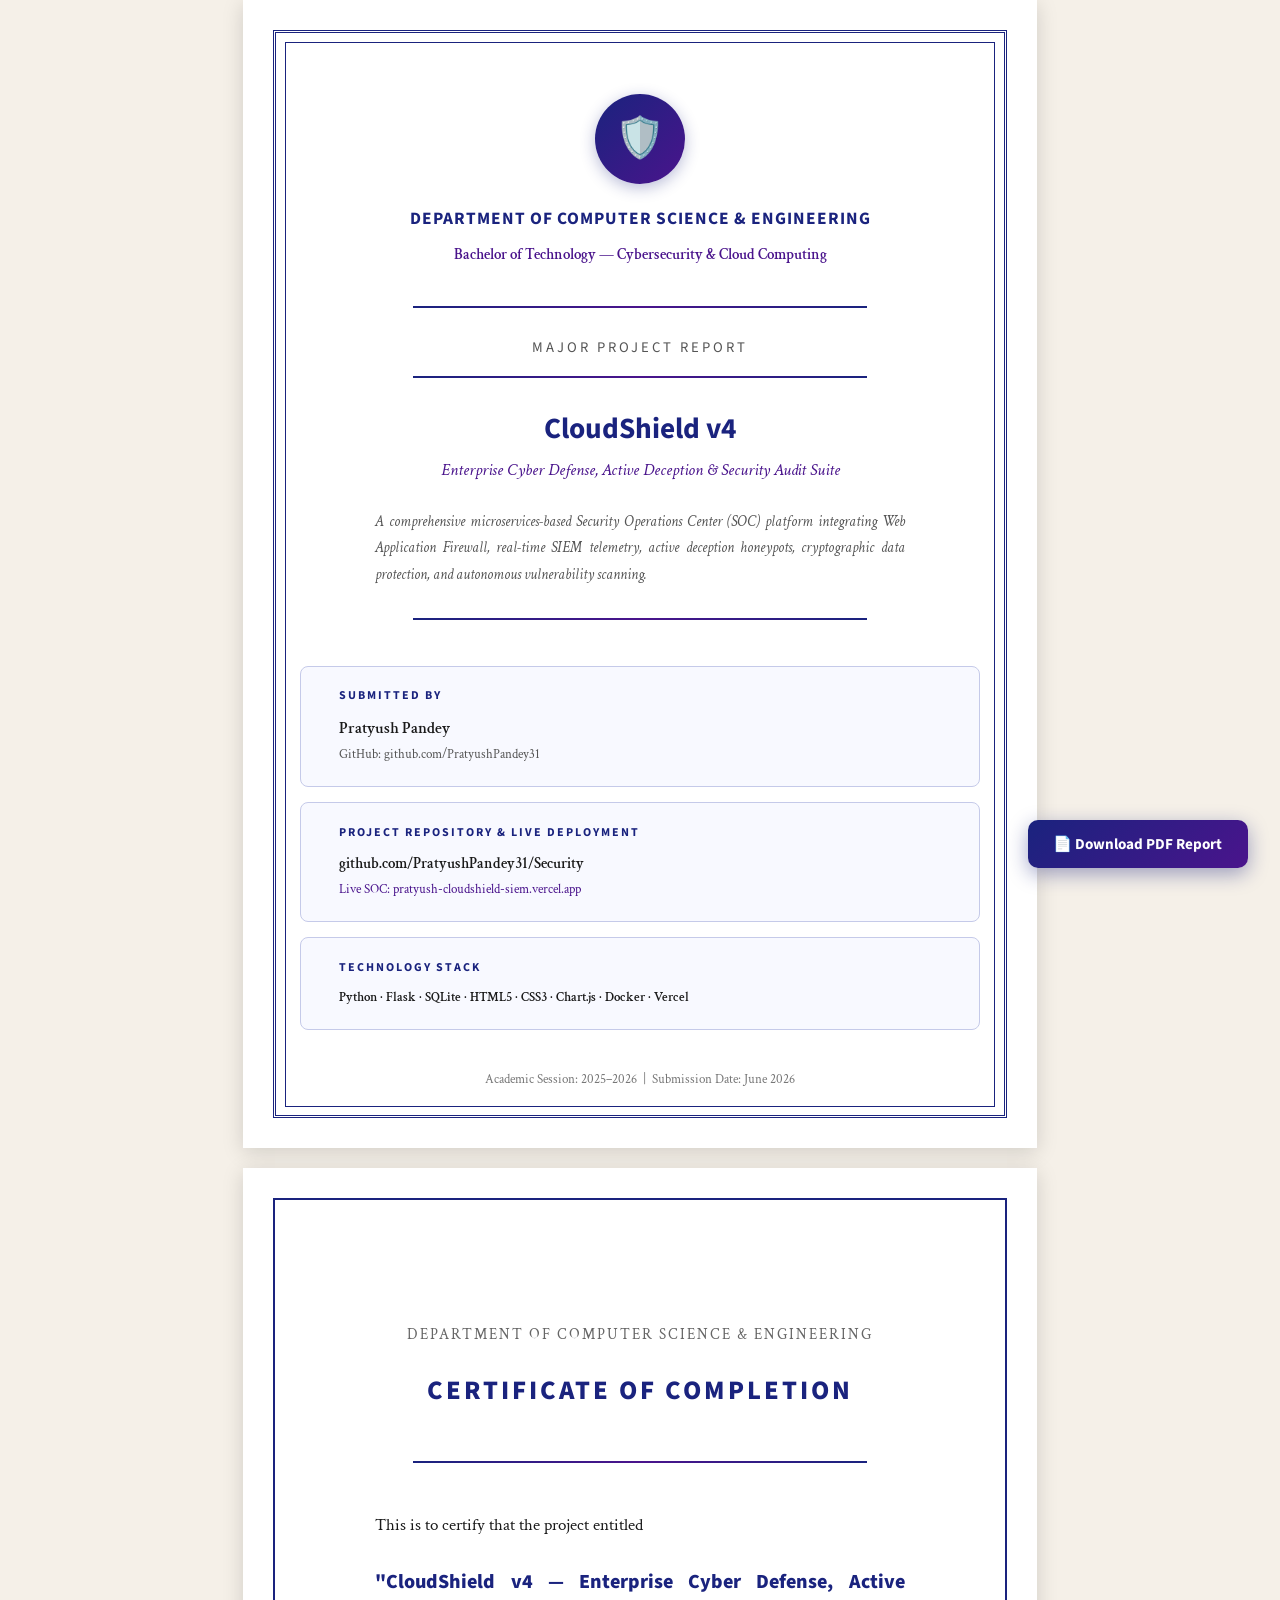
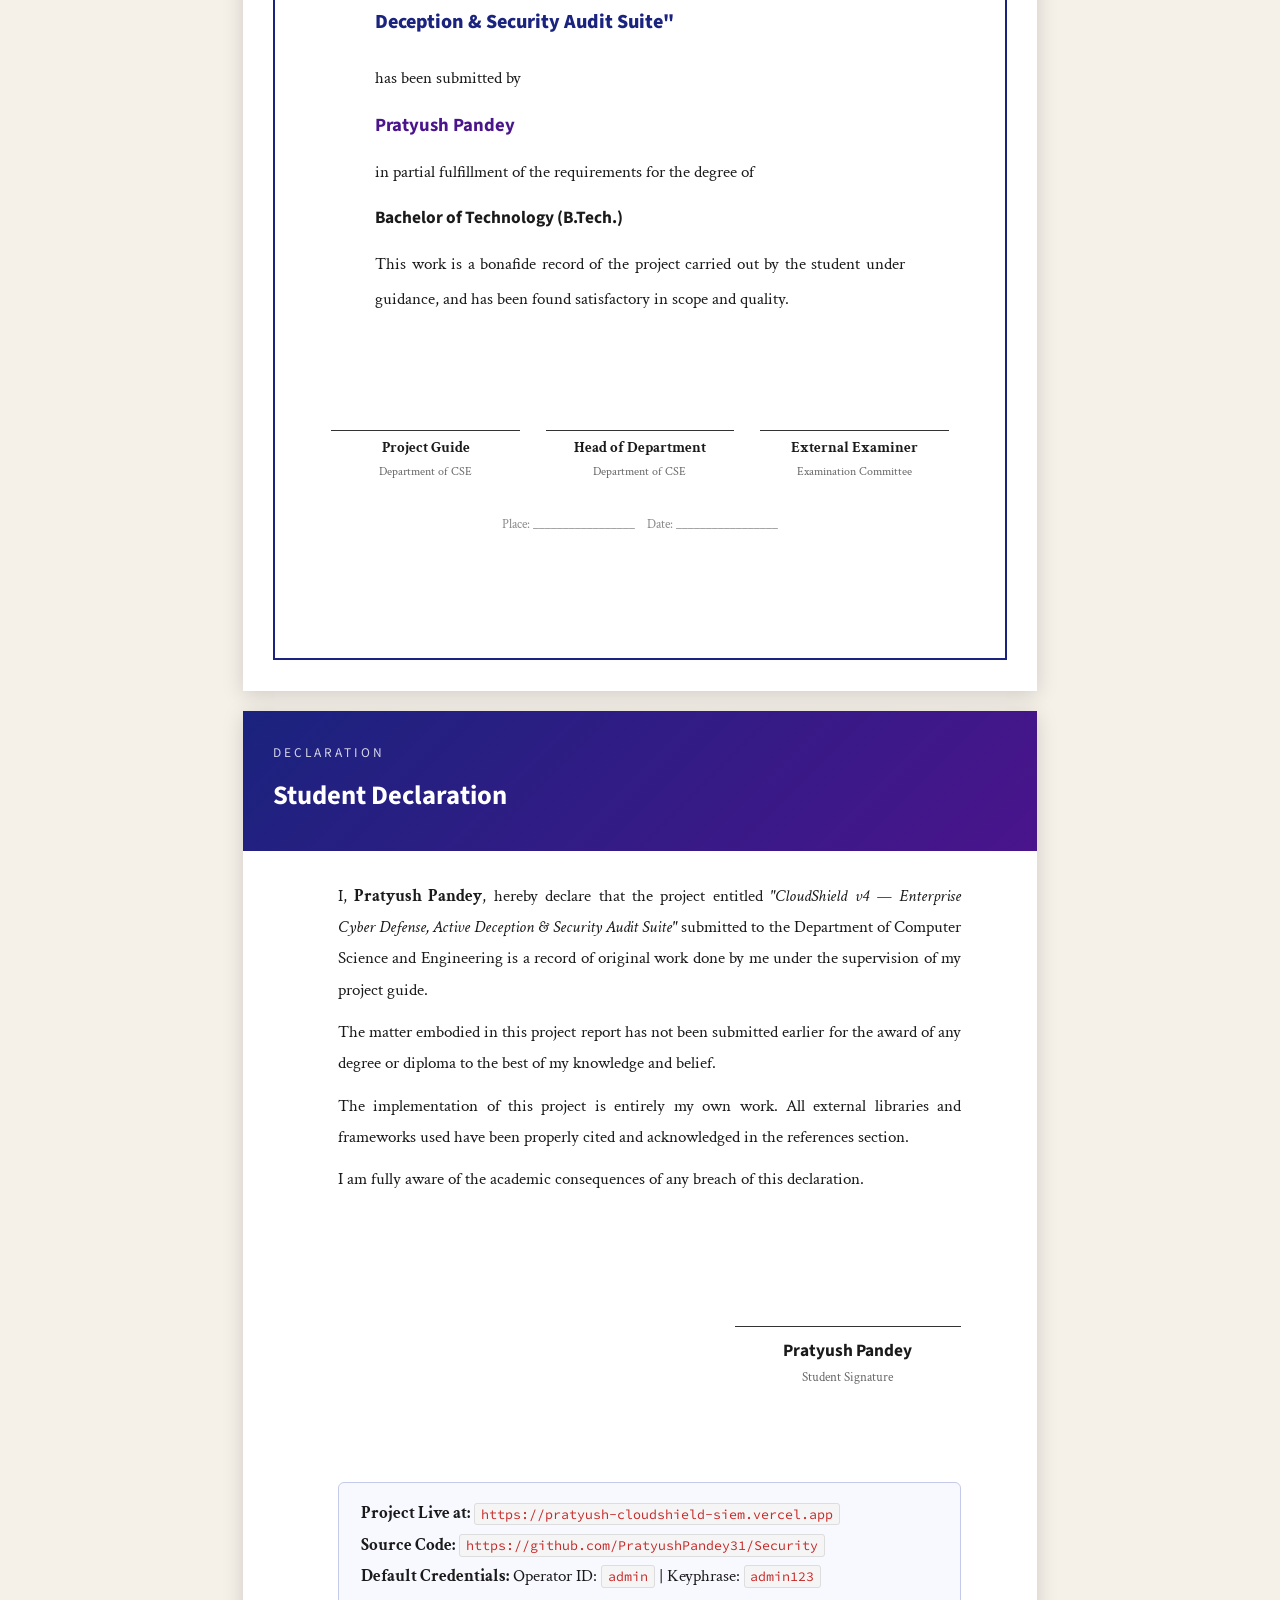
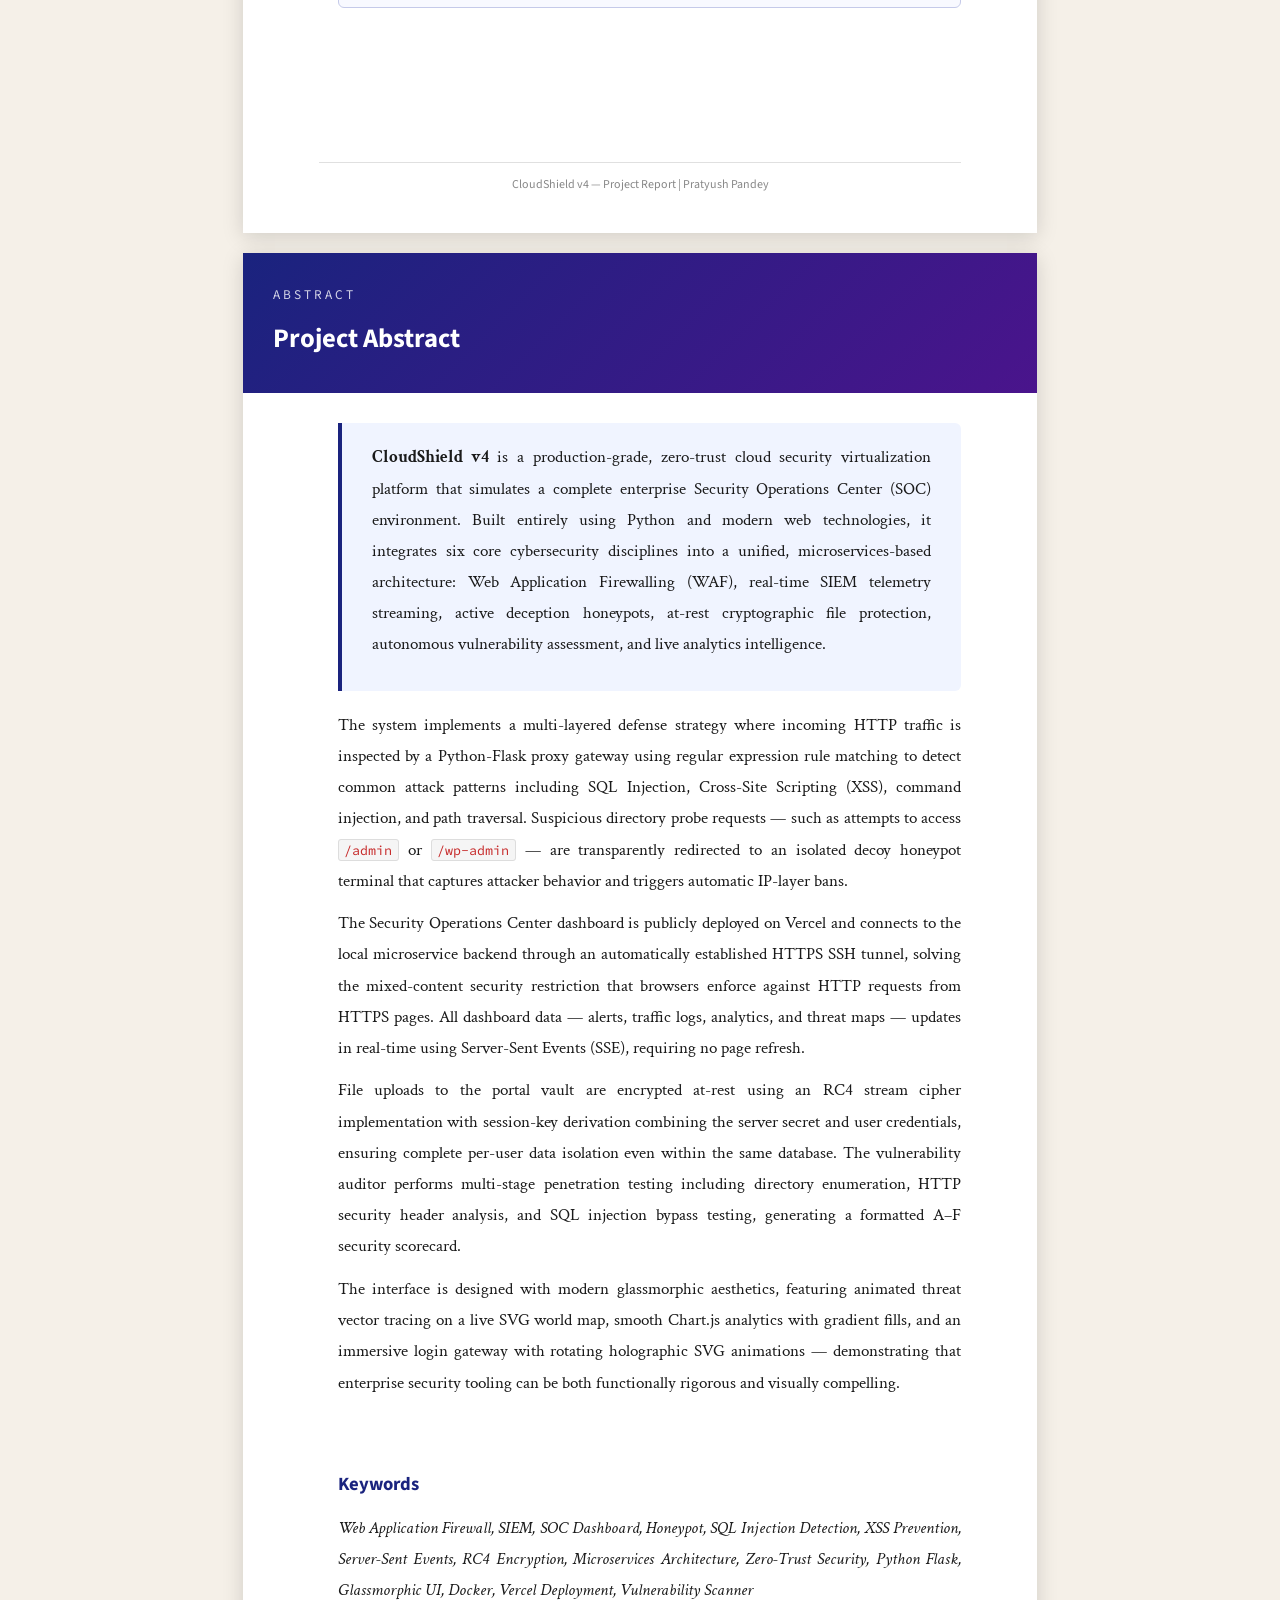
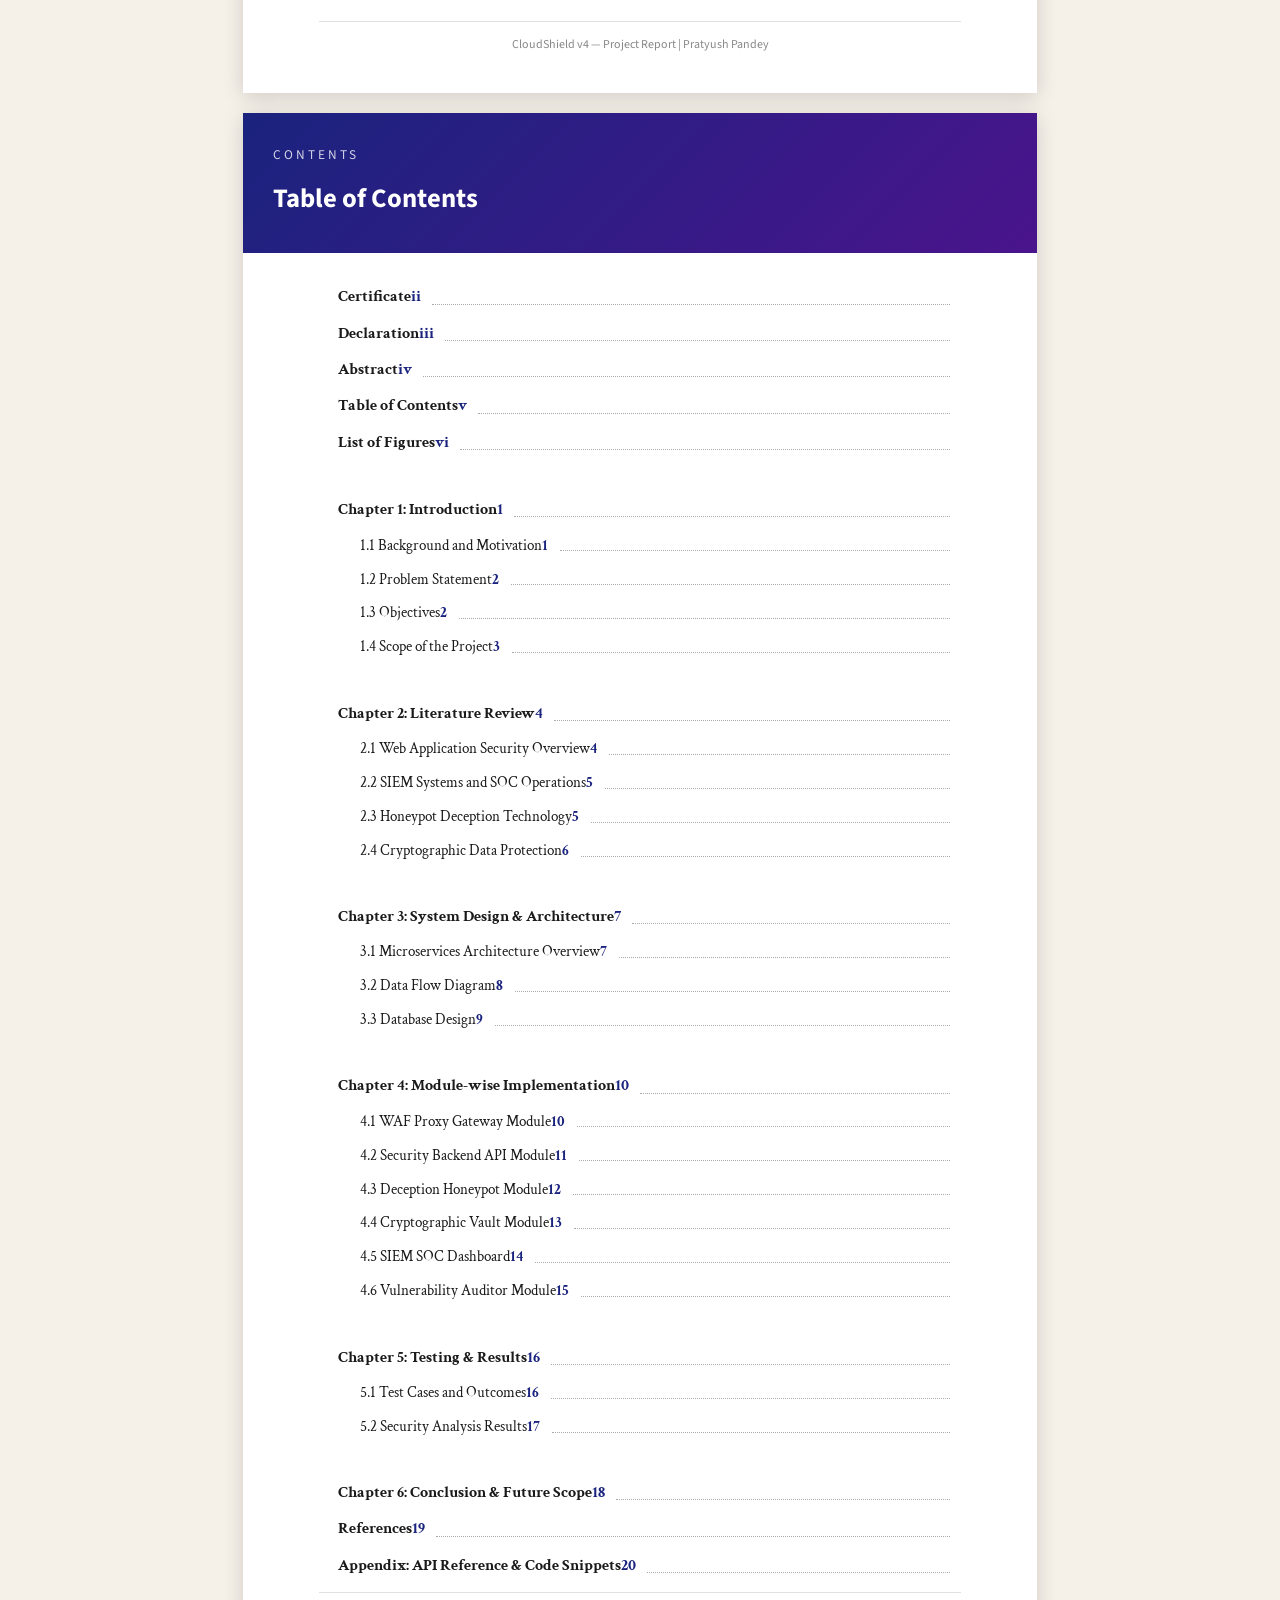
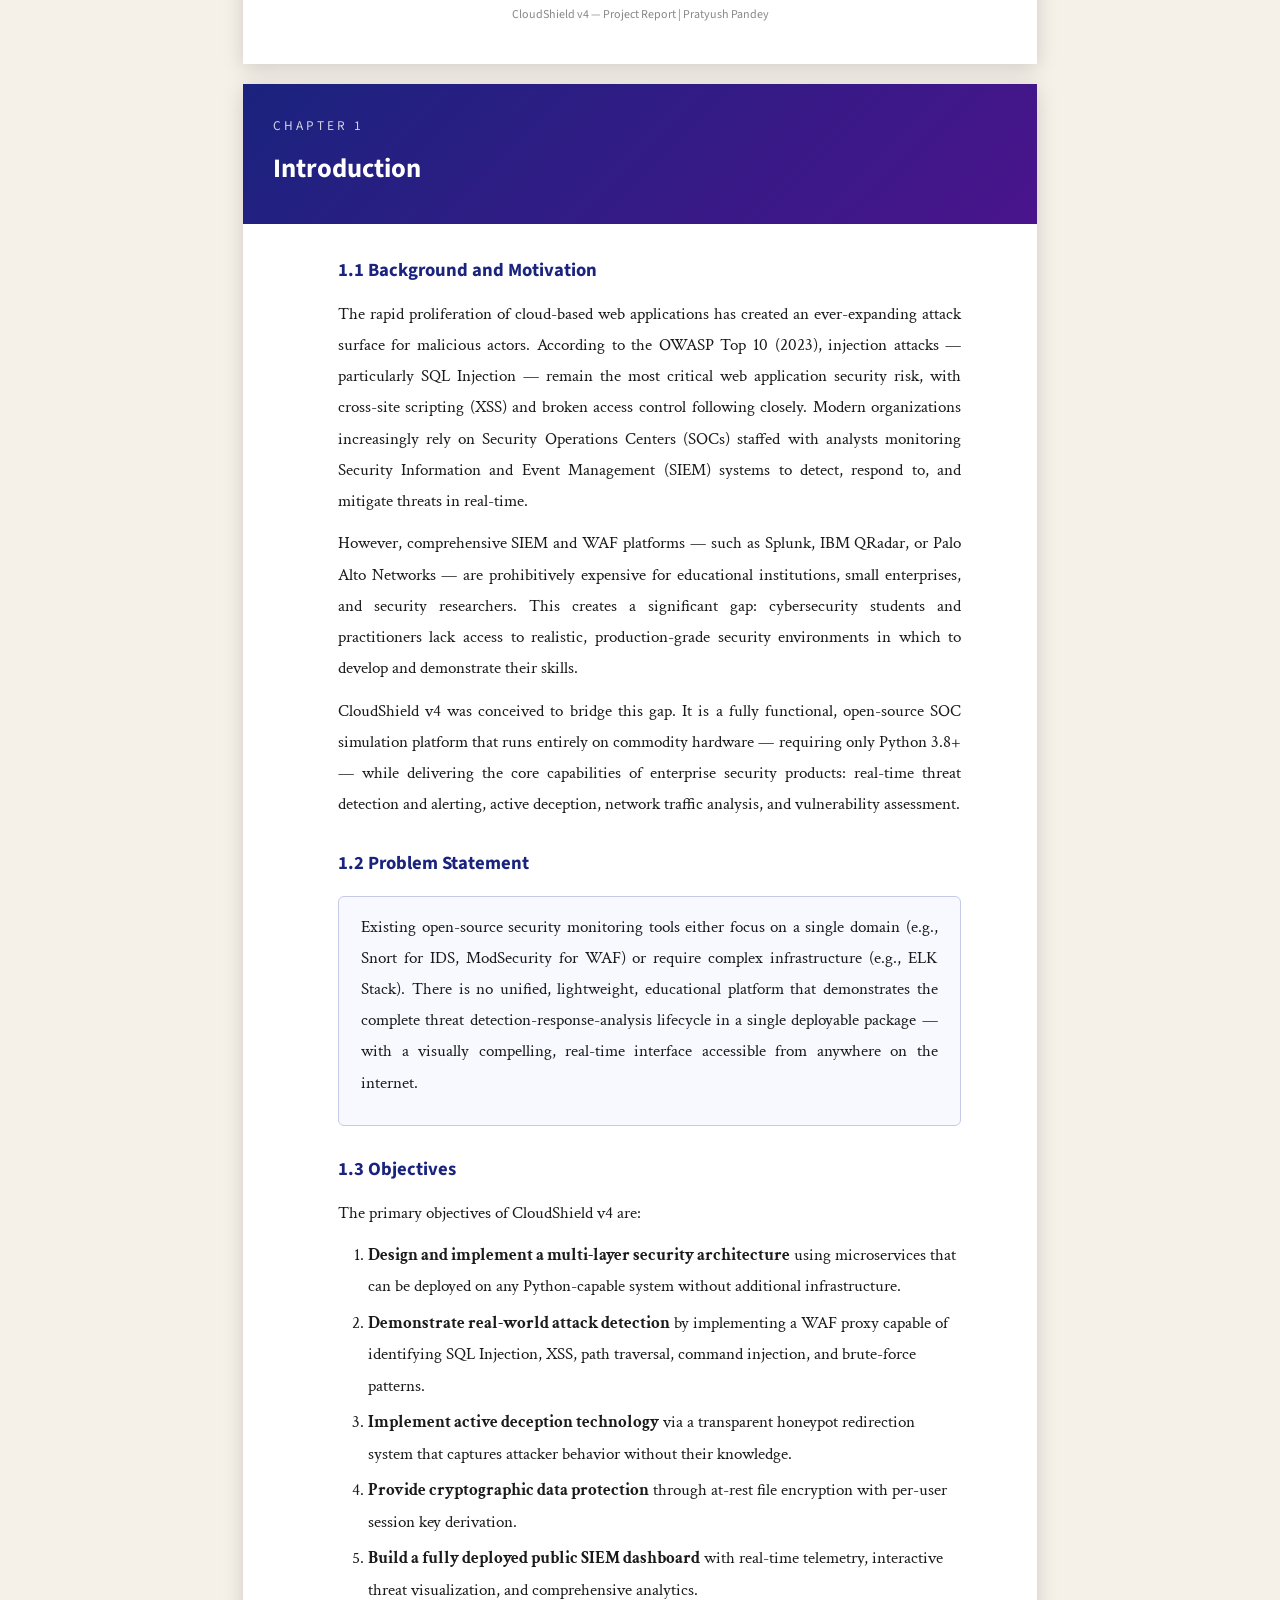
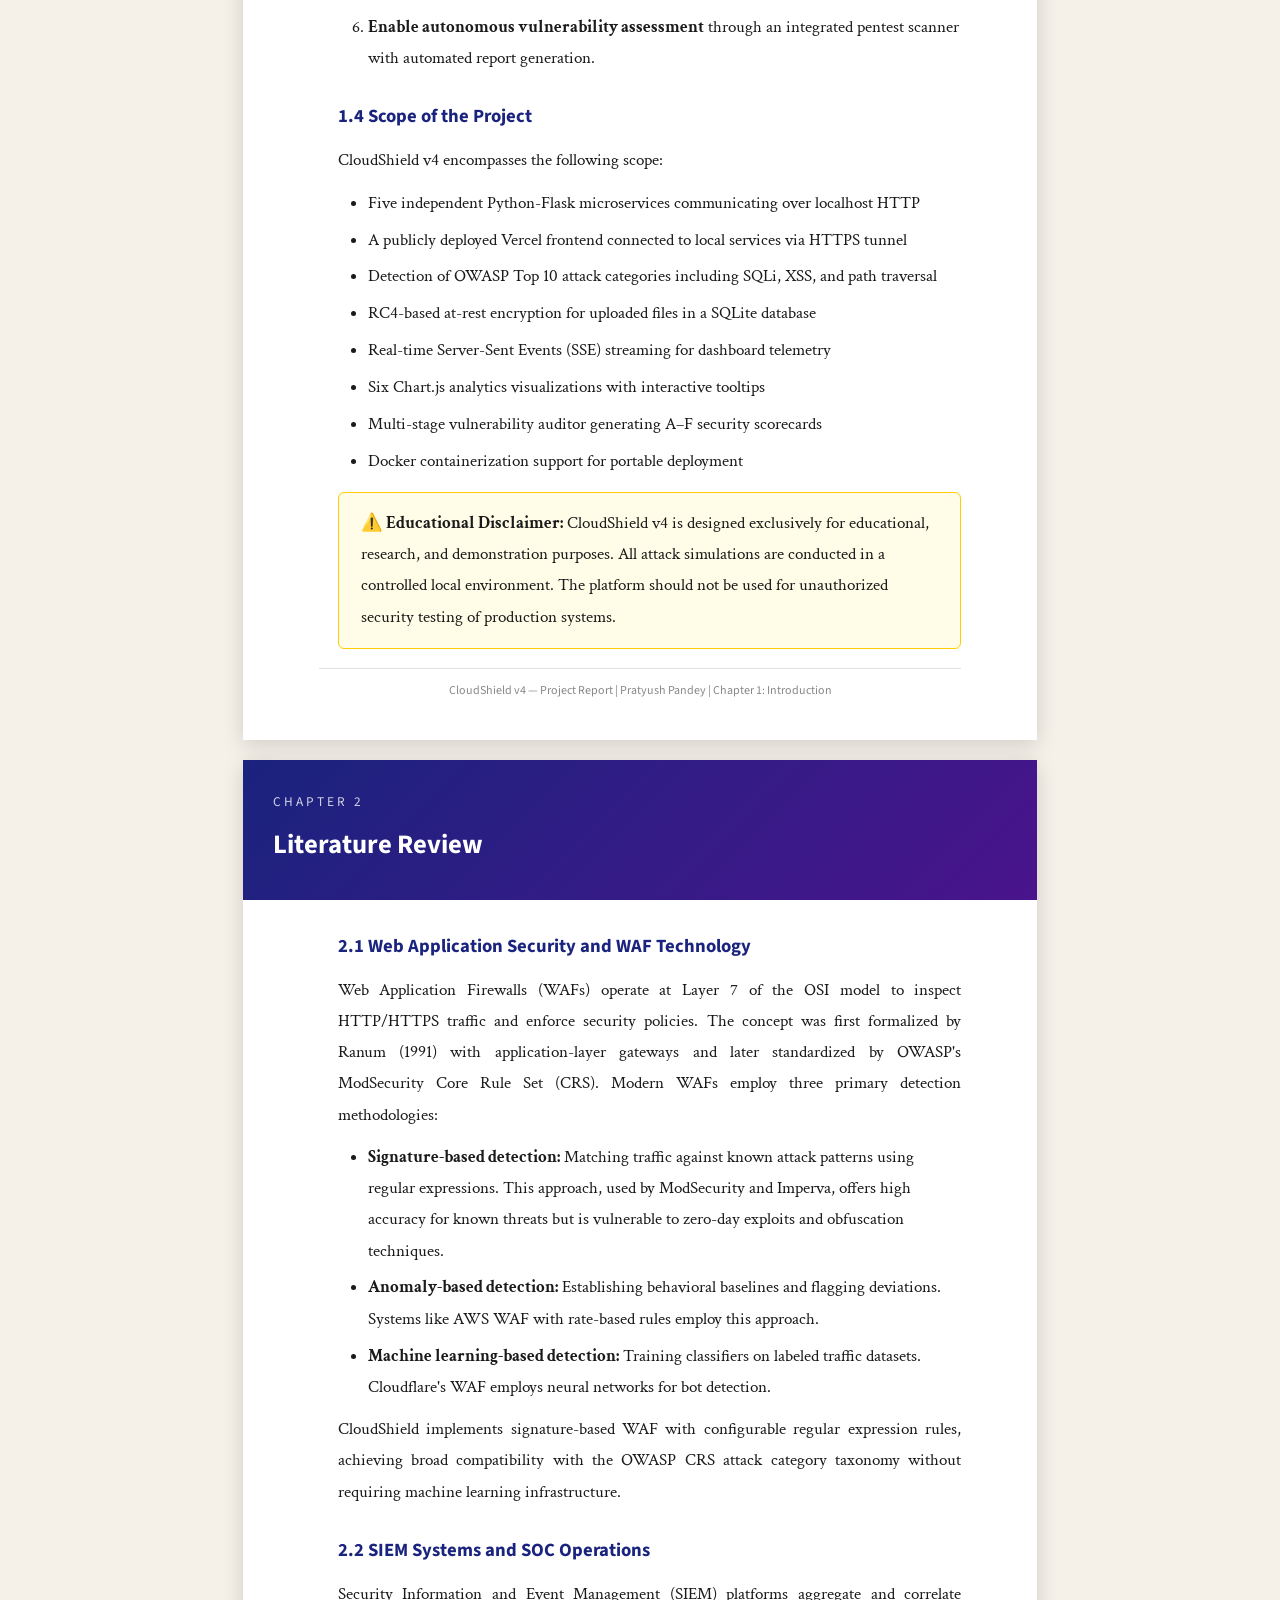
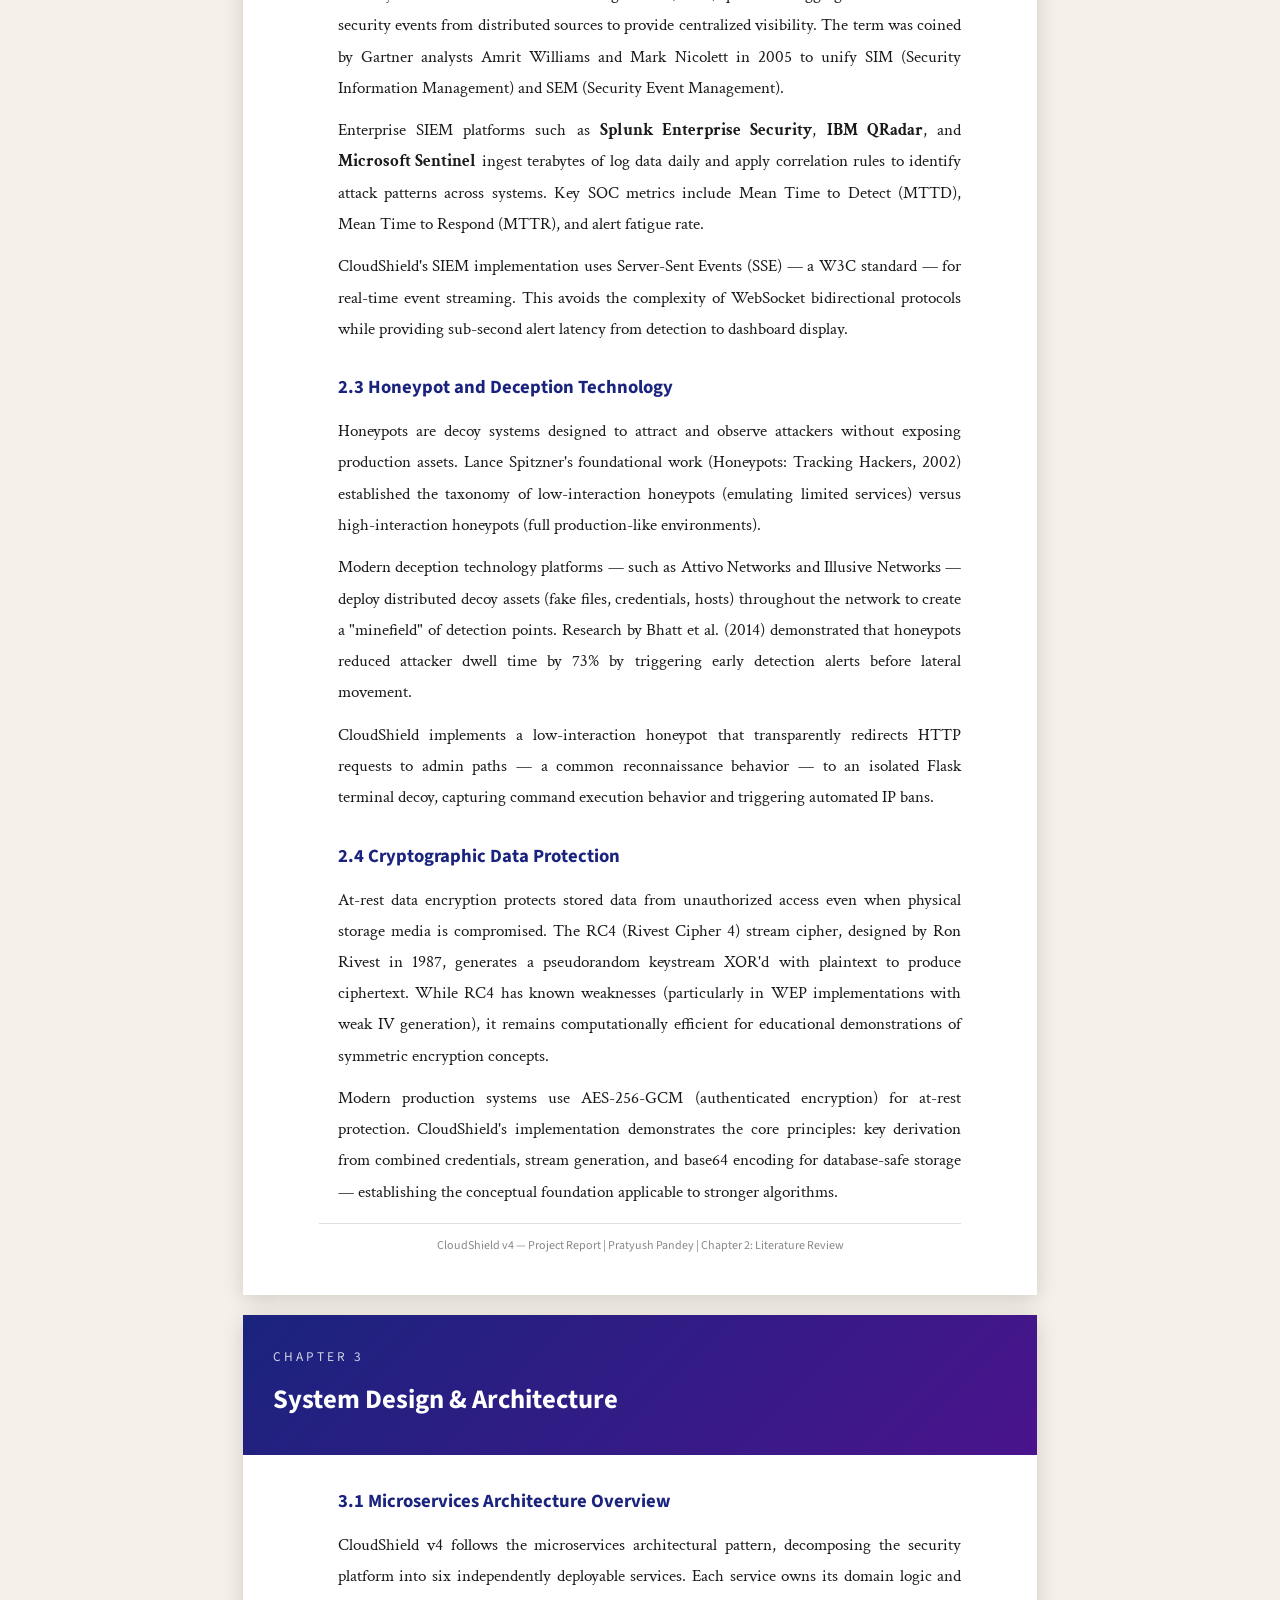
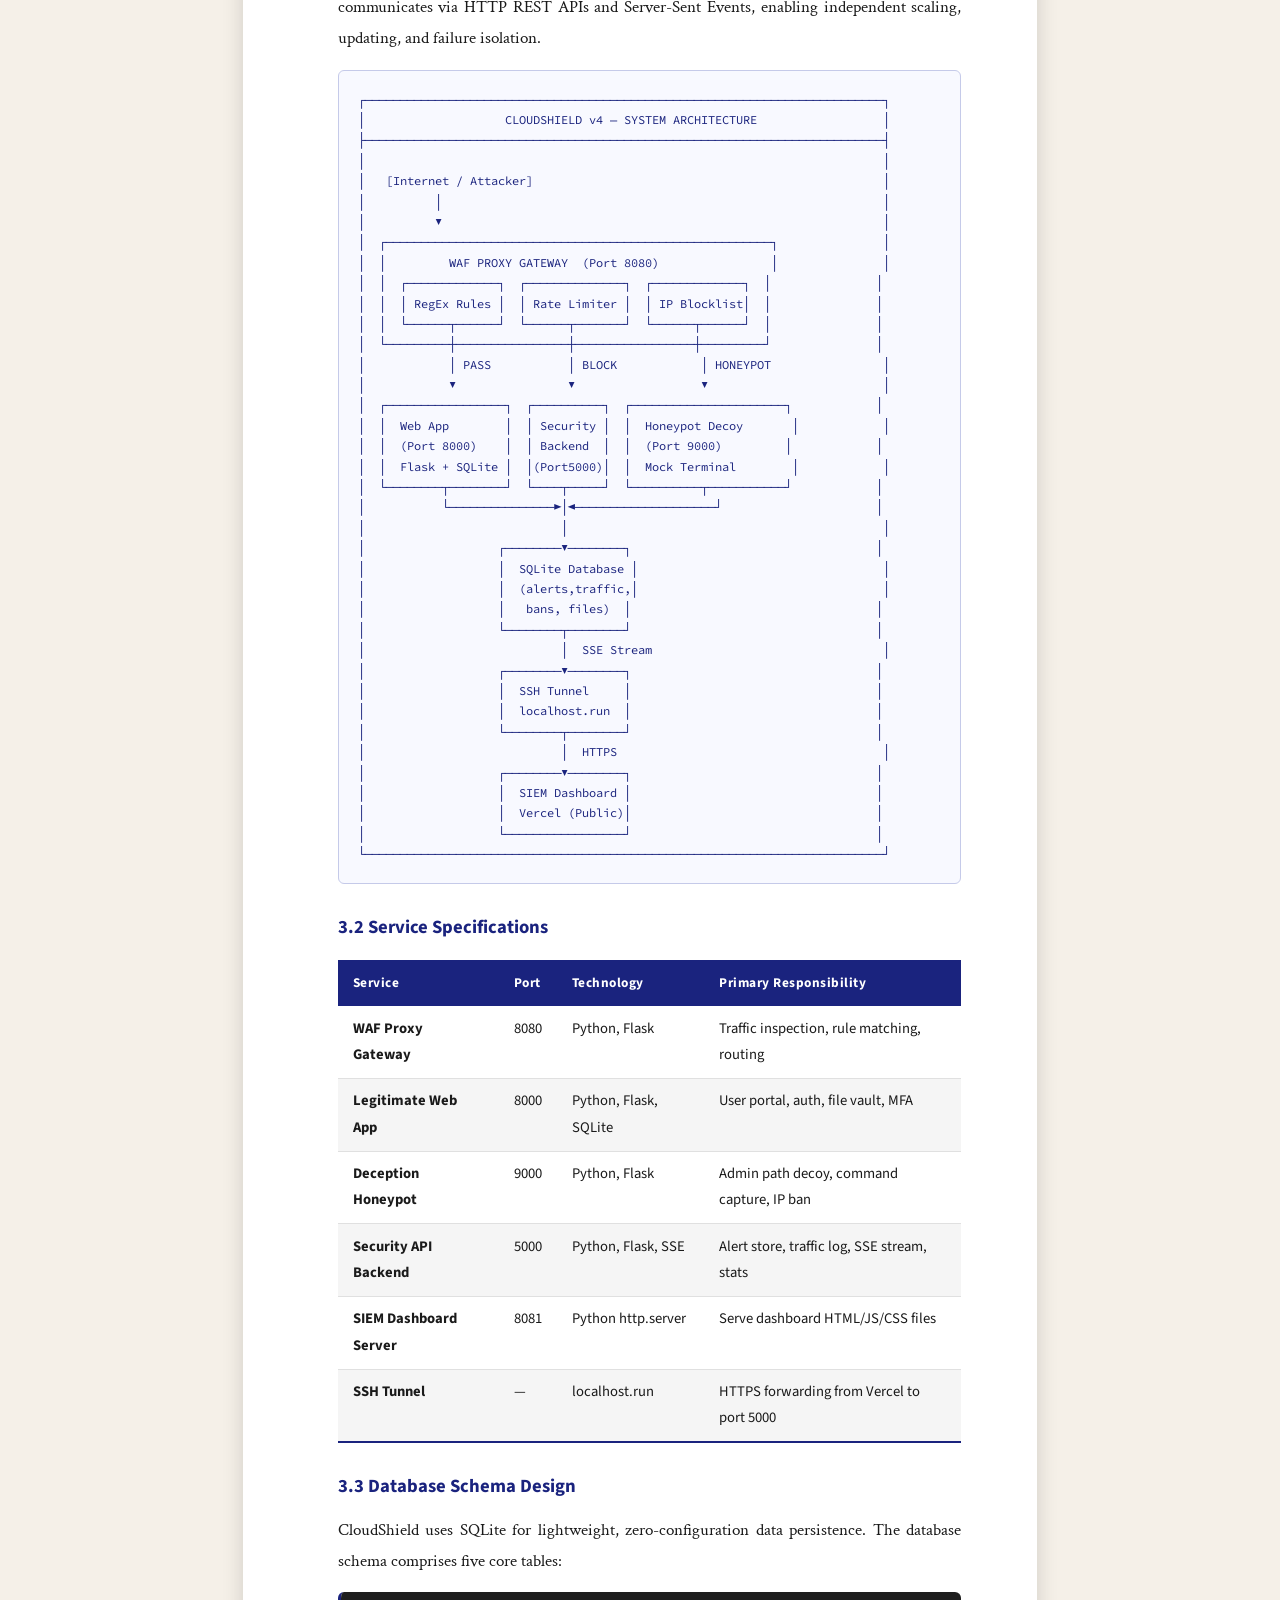
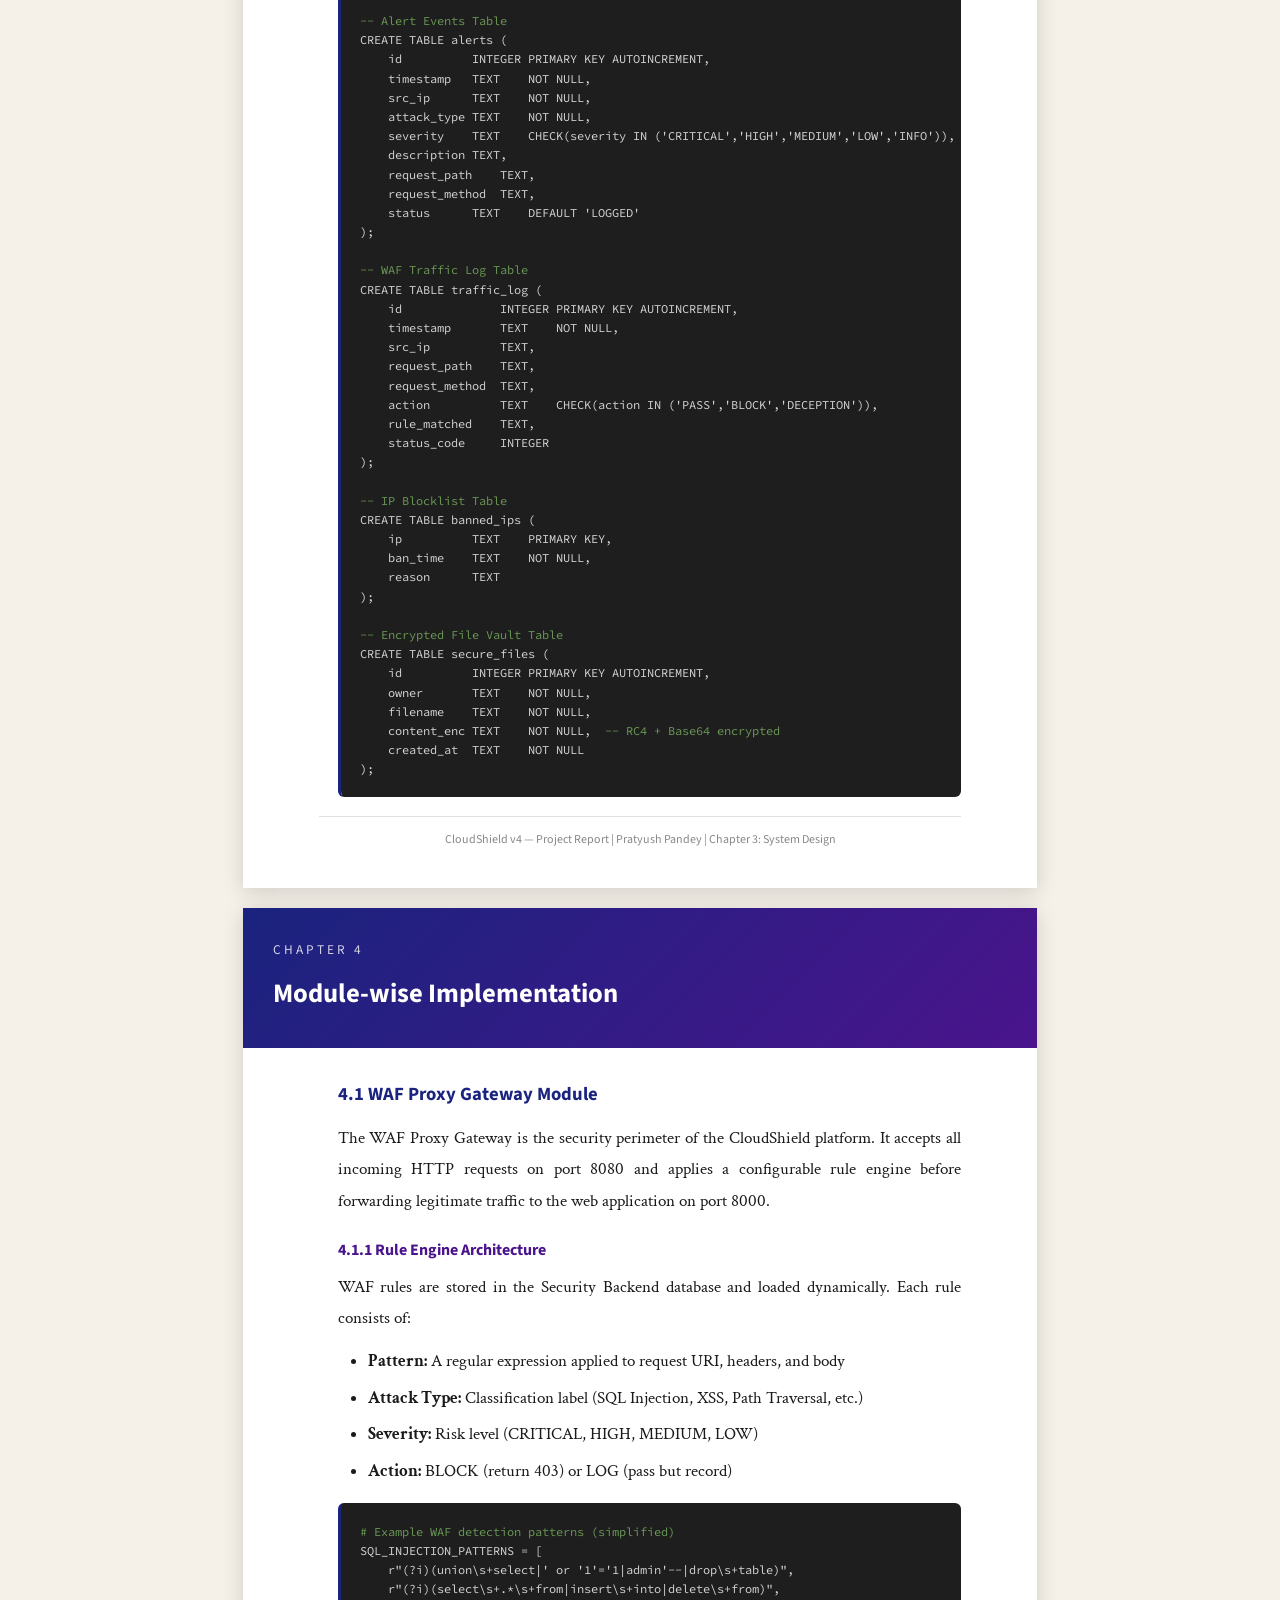
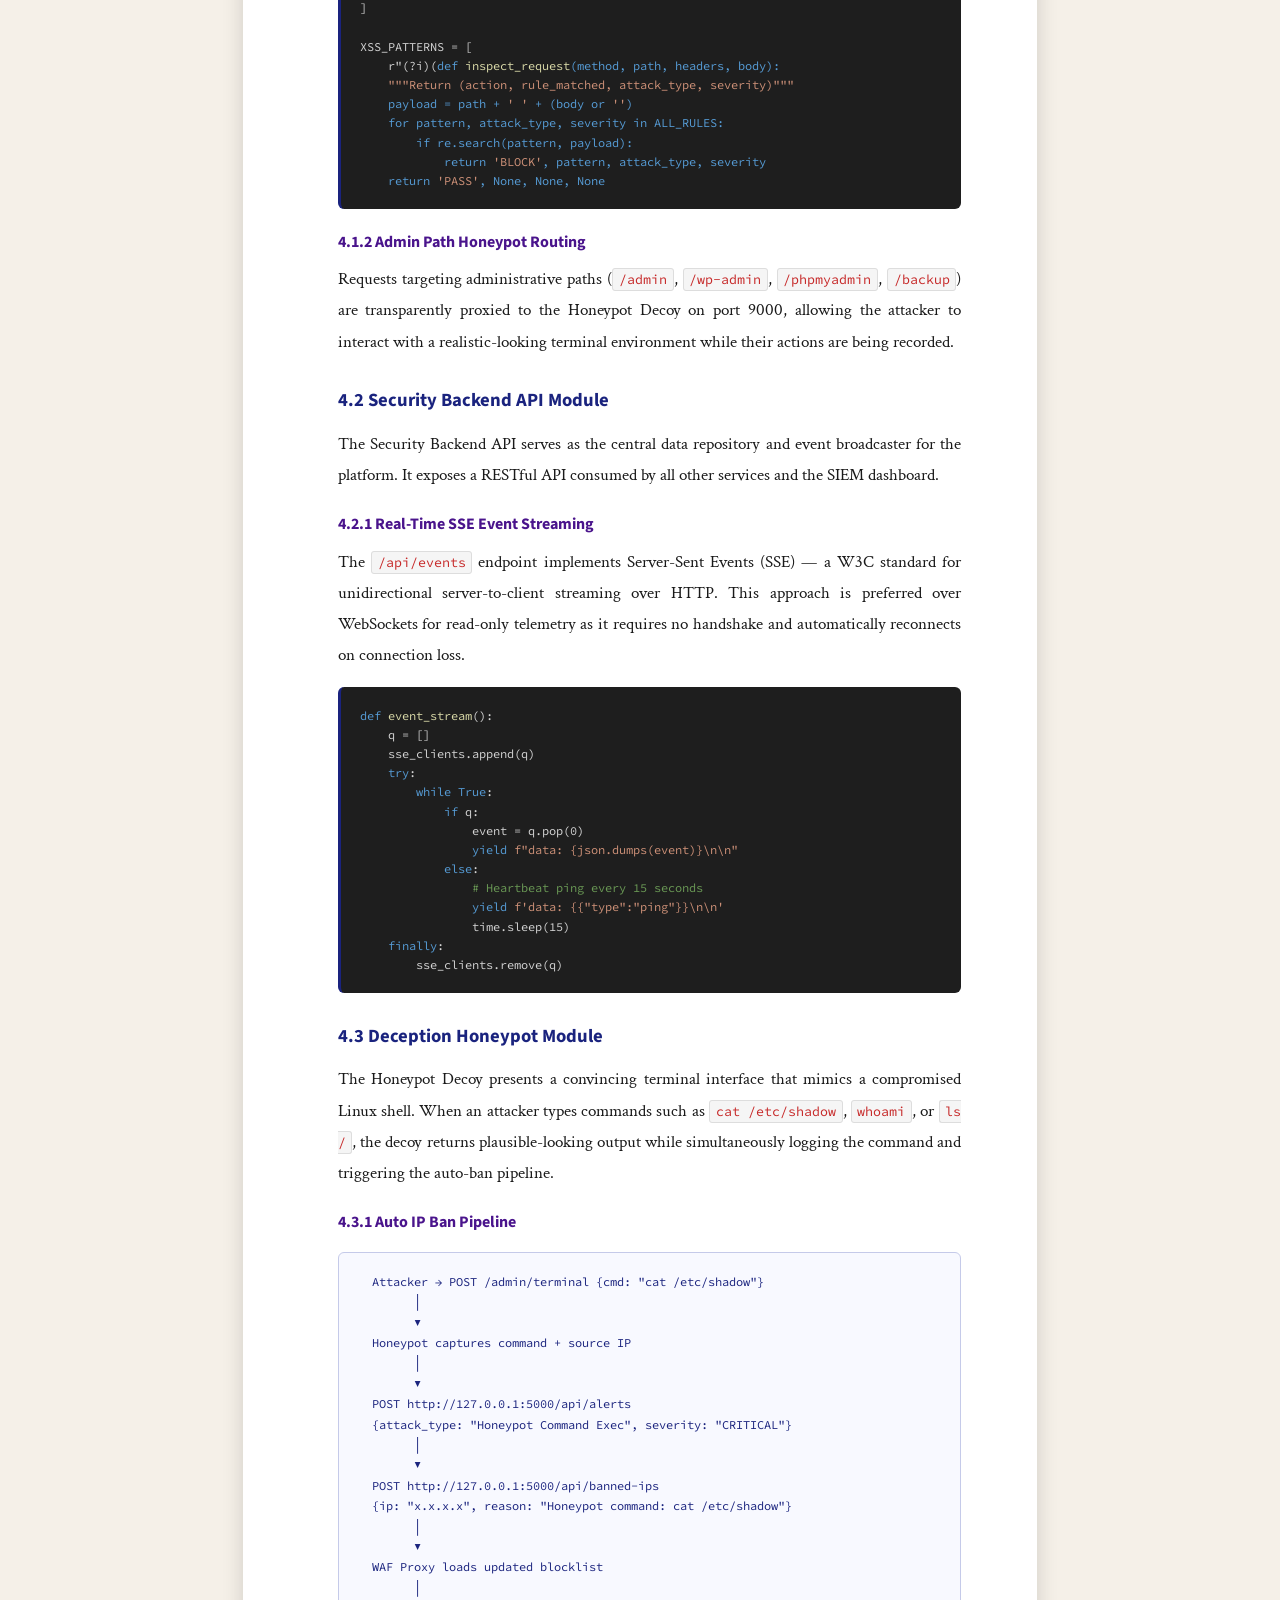
<file: security_dashboard/cloudshield_report.html>
<!DOCTYPE html>
<html lang="en">
<head>
<meta charset="UTF-8">
<meta name="viewport" content="width=device-width, initial-scale=1.0">
<title>CloudShield v4 — Academic Project Report</title>
<link href="https://fonts.googleapis.com/css2?family=Times+New+Roman&family=Crimson+Text:ital,wght@0,400;0,600;1,400&family=Source+Sans+Pro:wght@400;600;700&family=Source+Code+Pro:wght@400;600&display=swap" rel="stylesheet">
<style>
/* ── RESET ── */
* { box-sizing: border-box; margin: 0; padding: 0; }

/* ── BASE ── */
body {
  font-family: 'Crimson Text', 'Times New Roman', serif;
  font-size: 13pt;
  line-height: 1.8;
  color: #1a1a1a;
  background: #f5f0e8;
}

/* ── PRINT BUTTON ── */
.print-btn {
  position: fixed; bottom: 2rem; right: 2rem;
  background: linear-gradient(135deg, #1a237e, #4a148c);
  color: white; border: none; border-radius: 10px;
  padding: 0.8rem 1.6rem; font-family: 'Source Sans Pro', sans-serif;
  font-size: 0.95rem; font-weight: 700; cursor: pointer;
  box-shadow: 0 6px 20px rgba(26,35,126,0.4); z-index: 9999;
  transition: all 0.2s;
}
.print-btn:hover { transform: translateY(-2px); box-shadow: 0 8px 25px rgba(26,35,126,0.6); }

/* ── PAGE WRAPPER ── */
.page {
  width: 210mm;
  min-height: 297mm;
  margin: 0 auto 20px auto;
  background: #fff;
  padding: 25mm 20mm 20mm 25mm;
  box-shadow: 0 4px 20px rgba(0,0,0,0.15);
  position: relative;
}

/* ── COVER PAGE ── */
.cover {
  width: 210mm;
  min-height: 297mm;
  margin: 0 auto 20px auto;
  background: #fff;
  display: flex;
  flex-direction: column;
  align-items: center;
  text-align: center;
  padding: 15mm 15mm;
  box-shadow: 0 4px 20px rgba(0,0,0,0.15);
  position: relative;
  overflow: hidden;
}

.cover-border {
  position: absolute;
  inset: 8mm;
  border: 3px double #1a237e;
  pointer-events: none;
}

.cover-inner-border {
  position: absolute;
  inset: 11mm;
  border: 1px solid #1a237e;
  pointer-events: none;
}

.univ-logo {
  width: 90px; height: 90px;
  background: linear-gradient(135deg, #1a237e, #4a148c);
  border-radius: 50%;
  display: flex; align-items: center; justify-content: center;
  font-size: 2.5rem; margin: 10mm auto 5mm auto;
  box-shadow: 0 4px 15px rgba(26,35,126,0.3);
}

.univ-name {
  font-family: 'Source Sans Pro', sans-serif;
  font-size: 13pt; font-weight: 700;
  color: #1a237e; letter-spacing: 1px;
  margin-bottom: 2mm;
}

.dept-name {
  font-size: 11pt; color: #4a148c;
  font-weight: 600; margin-bottom: 6mm;
}

.cover-divider {
  width: 120mm; height: 2px;
  background: linear-gradient(90deg, #1a237e, #4a148c, #1a237e);
  margin: 4mm auto;
}

.report-type {
  font-family: 'Source Sans Pro', sans-serif;
  font-size: 11pt; color: #555; letter-spacing: 3px;
  text-transform: uppercase; margin-top: 3mm;
}

.cover-title {
  font-family: 'Source Sans Pro', sans-serif;
  font-size: 22pt; font-weight: 700;
  color: #1a237e; margin: 5mm 0 2mm 0;
  line-height: 1.2;
}

.cover-subtitle {
  font-size: 13pt; color: #4a148c;
  font-style: italic; margin-bottom: 6mm;
}

.cover-section {
  border: 1px solid #c5cae9;
  border-radius: 8px;
  padding: 5mm 10mm;
  margin: 4mm 0;
  width: 100%;
  background: #f8f9ff;
  text-align: left;
}

.cover-section-title {
  font-family: 'Source Sans Pro', sans-serif;
  font-size: 9pt; font-weight: 700; color: #1a237e;
  text-transform: uppercase; letter-spacing: 2px;
  margin-bottom: 2mm;
}

.cover-section-value {
  font-size: 12pt; color: #1a1a1a; font-weight: 600;
}

.cover-session {
  font-size: 10pt; color: #777;
  margin-top: 6mm;
}

/* ── HEADINGS ── */
h1 {
  font-family: 'Source Sans Pro', sans-serif;
  font-size: 18pt; font-weight: 700; color: #1a237e;
  border-bottom: 2px solid #1a237e;
  padding-bottom: 3mm; margin-bottom: 6mm; margin-top: 4mm;
}

h2 {
  font-family: 'Source Sans Pro', sans-serif;
  font-size: 14pt; font-weight: 700; color: #1a237e;
  margin-top: 7mm; margin-bottom: 3mm;
}

h3 {
  font-family: 'Source Sans Pro', sans-serif;
  font-size: 12pt; font-weight: 700; color: #4a148c;
  margin-top: 5mm; margin-bottom: 2mm;
}

h4 {
  font-family: 'Source Sans Pro', sans-serif;
  font-size: 11pt; font-weight: 700; color: #333;
  margin-top: 4mm; margin-bottom: 1.5mm;
}

/* ── TEXT ── */
p { margin-bottom: 3mm; text-align: justify; }
ul, ol { margin: 2mm 0 3mm 8mm; }
li { margin-bottom: 1.5mm; }

/* ── SPECIAL BLOCKS ── */
.abstract-box {
  border-left: 4px solid #1a237e;
  background: #f0f4ff;
  padding: 5mm 8mm;
  margin: 5mm 0;
  border-radius: 0 6px 6px 0;
}

.highlight-box {
  border: 1px solid #c5cae9;
  background: #f8f9ff;
  border-radius: 6px;
  padding: 4mm 6mm;
  margin: 4mm 0;
}

.important-box {
  border: 1px solid #ffcc02;
  background: #fffde7;
  border-radius: 6px;
  padding: 4mm 6mm;
  margin: 4mm 0;
}

.success-box {
  border: 1px solid #a5d6a7;
  background: #f1f8e9;
  border-radius: 6px;
  padding: 4mm 6mm;
  margin: 4mm 0;
}

/* ── TABLE ── */
table {
  width: 100%; border-collapse: collapse;
  font-size: 11pt; margin: 4mm 0;
  font-family: 'Source Sans Pro', sans-serif;
}

th {
  background: #1a237e; color: white;
  padding: 3mm 4mm; text-align: left;
  font-size: 10pt; font-weight: 700;
  letter-spacing: 0.5px;
}

td {
  padding: 2.5mm 4mm;
  border-bottom: 1px solid #e0e0e0;
  vertical-align: top;
}

tr:nth-child(even) td { background: #f5f5f5; }
tr:last-child td { border-bottom: 2px solid #1a237e; }

/* ── CODE ── */
code {
  font-family: 'Source Code Pro', monospace;
  font-size: 10pt; background: #f5f5f5;
  border: 1px solid #ddd; border-radius: 3px;
  padding: 0.5mm 1.5mm; color: #c62828;
}

pre {
  font-family: 'Source Code Pro', monospace;
  font-size: 9pt; background: #1e1e1e;
  color: #d4d4d4; border-radius: 6px;
  padding: 5mm; margin: 4mm 0;
  overflow-x: auto; line-height: 1.6;
  border-left: 3px solid #1a237e;
}

pre .keyword { color: #569cd6; }
pre .string { color: #ce9178; }
pre .comment { color: #6a9955; }
pre .function { color: #dcdcaa; }

/* ── FIGURE ── */
.figure {
  text-align: center; margin: 5mm 0;
}

.figure img {
  max-width: 100%; border: 1px solid #ddd;
  border-radius: 6px;
  box-shadow: 0 2px 8px rgba(0,0,0,0.1);
}

.figure-caption {
  font-size: 10pt; color: #555;
  font-style: italic; margin-top: 2mm;
  font-family: 'Source Sans Pro', sans-serif;
}

/* ── PAGE NUMBER ── */
.page-footer {
  position: absolute;
  bottom: 10mm; left: 0; right: 0;
  text-align: center;
  font-family: 'Source Sans Pro', sans-serif;
  font-size: 9pt; color: #888;
  border-top: 1px solid #e0e0e0;
  padding-top: 3mm;
  margin: 0 20mm;
}

/* ── TOC ── */
.toc-item {
  display: flex; justify-content: space-between;
  align-items: flex-end;
  margin-bottom: 2mm;
  font-size: 12pt;
}

.toc-item::after {
  content: '';
  flex: 1;
  border-bottom: 1px dotted #aaa;
  margin: 0 3mm 2mm 3mm;
}

.toc-page { font-weight: 700; color: #1a237e; }

.toc-h2 { margin-left: 6mm; font-size: 11pt; }
.toc-h3 { margin-left: 12mm; font-size: 10pt; color: #555; }

/* ── CHAPTER HEADER ── */
.chapter-header {
  background: linear-gradient(135deg, #1a237e, #4a148c);
  color: white; padding: 8mm;
  margin: -25mm -20mm 8mm -25mm;
  border-radius: 0;
}

.chapter-num {
  font-family: 'Source Sans Pro', sans-serif;
  font-size: 10pt; letter-spacing: 3px;
  text-transform: uppercase; opacity: 0.8;
  margin-bottom: 2mm;
}

.chapter-title {
  font-family: 'Source Sans Pro', sans-serif;
  font-size: 20pt; font-weight: 700;
}

/* ── METRICS GRID ── */
.metrics-grid {
  display: grid;
  grid-template-columns: repeat(3, 1fr);
  gap: 4mm; margin: 4mm 0;
}

.metric-card {
  border: 1px solid #c5cae9;
  border-radius: 6px;
  padding: 4mm;
  text-align: center;
  background: #f8f9ff;
}

.metric-value {
  font-family: 'Source Sans Pro', sans-serif;
  font-size: 22pt; font-weight: 800;
  color: #1a237e; line-height: 1;
}

.metric-label {
  font-family: 'Source Sans Pro', sans-serif;
  font-size: 9pt; color: #666;
  text-transform: uppercase; letter-spacing: 1px;
  margin-top: 1mm;
}

/* ── FLOW DIAGRAM ── */
.flow-box {
  font-family: 'Source Code Pro', monospace;
  font-size: 9pt; background: #f8f9ff;
  border: 1px solid #c5cae9;
  border-radius: 6px; padding: 5mm;
  color: #1a237e; white-space: pre;
  line-height: 1.7; margin: 4mm 0;
}

/* ── CERTIFICATE ── */
.cert-page {
  width: 210mm;
  min-height: 297mm;
  margin: 0 auto 20px auto;
  background: #fff;
  padding: 20mm;
  box-shadow: 0 4px 20px rgba(0,0,0,0.15);
  text-align: center;
  display: flex;
  flex-direction: column;
  align-items: center;
  justify-content: center;
  position: relative;
}

.cert-border {
  position: absolute;
  inset: 8mm;
  border: 2px solid #1a237e;
}

.cert-corner {
  position: absolute;
  width: 15mm; height: 15mm;
  border-color: #4a148c;
  border-style: solid;
}

.cert-title {
  font-family: 'Source Sans Pro', sans-serif;
  font-size: 20pt; font-weight: 800;
  color: #1a237e; letter-spacing: 3px;
  text-transform: uppercase;
  margin-bottom: 8mm;
}

.cert-body { font-size: 13pt; line-height: 2; max-width: 140mm; }

.cert-sign {
  margin-top: 15mm;
  display: flex;
  justify-content: space-around;
  width: 100%;
}

.sign-block { text-align: center; }

.sign-line {
  width: 50mm; height: 1px;
  background: #333; margin: 12mm auto 1mm auto;
}

.sign-name { font-size: 11pt; font-weight: 700; }
.sign-title { font-size: 9pt; color: #666; }

/* ── PRINT ── */
@media print {
  body { background: white; }
  .print-btn { display: none; }
  .page, .cover, .cert-page {
    margin: 0 !important;
    padding: 15mm 15mm 15mm 20mm !important;
    min-height: 0 !important;
    height: auto !important;
    box-shadow: none !important;
    page-break-after: always !important;
    page-break-inside: avoid !important;
  }
  .page:last-child { page-break-after: auto !important; }
  @page { size: A4; margin: 0; }
}
</style>
</head>
<body>

<button class="print-btn" onclick="window.print()">📄 Download PDF Report</button>

<!-- ═══════════════════════════════════════════════════════
     COVER PAGE
═══════════════════════════════════════════════════════ -->
<div class="cover">
  <div class="cover-border"></div>
  <div class="cover-inner-border"></div>

  <div class="univ-logo">🛡️</div>

  <div class="univ-name">DEPARTMENT OF COMPUTER SCIENCE & ENGINEERING</div>
  <div class="dept-name">Bachelor of Technology — Cybersecurity & Cloud Computing</div>

  <div class="cover-divider"></div>

  <div class="report-type">Major Project Report</div>

  <div class="cover-divider" style="margin-top:4mm;"></div>

  <div class="cover-title">CloudShield v4</div>
  <div class="cover-subtitle">
    Enterprise Cyber Defense, Active Deception & Security Audit Suite
  </div>

  <p style="font-size:11pt;color:#555;font-style:italic;max-width:140mm;">
    A comprehensive microservices-based Security Operations Center (SOC) platform integrating Web Application Firewall, real-time SIEM telemetry, active deception honeypots, cryptographic data protection, and autonomous vulnerability scanning.
  </p>

  <div class="cover-divider" style="margin-top:5mm;"></div>

  <div style="width:100%;margin-top:4mm;">
    <div class="cover-section">
      <div class="cover-section-title">Submitted By</div>
      <div class="cover-section-value">Pratyush Pandey</div>
      <div style="font-size:10pt;color:#555;">GitHub: github.com/PratyushPandey31</div>
    </div>

    <div class="cover-section" style="margin-top:3mm;">
      <div class="cover-section-title">Project Repository & Live Deployment</div>
      <div class="cover-section-value" style="font-size:11pt;">github.com/PratyushPandey31/Security</div>
      <div style="font-size:10pt;color:#4a148c;">Live SOC: pratyush-cloudshield-siem.vercel.app</div>
    </div>

    <div class="cover-section" style="margin-top:3mm;">
      <div class="cover-section-title">Technology Stack</div>
      <div class="cover-section-value" style="font-size:10pt;">Python · Flask · SQLite · HTML5 · CSS3 · Chart.js · Docker · Vercel</div>
    </div>
  </div>

  <div class="cover-session">Academic Session: 2025–2026 &nbsp;|&nbsp; Submission Date: June 2026</div>
</div>


<!-- ═══════════════════════════════════════════════════════
     CERTIFICATE
═══════════════════════════════════════════════════════ -->
<div class="cert-page">
  <div class="cert-border"></div>

  <div style="font-size:11pt;color:#666;letter-spacing:2px;text-transform:uppercase;margin-bottom:5mm;">Department of Computer Science & Engineering</div>

  <div class="cert-title">Certificate of Completion</div>

  <div class="cover-divider"></div>

  <div class="cert-body" style="margin-top:8mm;">
    <p>This is to certify that the project entitled</p>

    <p style="font-family:'Source Sans Pro',sans-serif;font-size:15pt;font-weight:800;color:#1a237e;font-style:normal;margin:5mm 0;">
      "CloudShield v4 — Enterprise Cyber Defense, Active Deception &amp; Security Audit Suite"
    </p>

    <p>has been submitted by</p>

    <p style="font-family:'Source Sans Pro',sans-serif;font-size:14pt;font-weight:700;color:#4a148c;margin:3mm 0;">
      Pratyush Pandey
    </p>

    <p>in partial fulfillment of the requirements for the degree of</p>

    <p style="font-family:'Source Sans Pro',sans-serif;font-size:13pt;font-weight:700;margin:3mm 0;">
      Bachelor of Technology (B.Tech.)
    </p>

    <p>This work is a bonafide record of the project carried out by the student under guidance, and has been found satisfactory in scope and quality.</p>
  </div>

  <div class="cert-sign">
    <div class="sign-block">
      <div class="sign-line"></div>
      <div class="sign-name">Project Guide</div>
      <div class="sign-title">Department of CSE</div>
    </div>
    <div class="sign-block">
      <div class="sign-line"></div>
      <div class="sign-name">Head of Department</div>
      <div class="sign-title">Department of CSE</div>
    </div>
    <div class="sign-block">
      <div class="sign-line"></div>
      <div class="sign-name">External Examiner</div>
      <div class="sign-title">Examination Committee</div>
    </div>
  </div>

  <div style="margin-top:8mm;font-size:10pt;color:#888;">Place: _________________ &nbsp;&nbsp; Date: _________________</div>
</div>


<!-- ═══════════════════════════════════════════════════════
     DECLARATION
═══════════════════════════════════════════════════════ -->
<div class="page">
  <div class="chapter-header">
    <div class="chapter-num">Declaration</div>
    <div class="chapter-title">Student Declaration</div>
  </div>

  <p>I, <strong>Pratyush Pandey</strong>, hereby declare that the project entitled <em>"CloudShield v4 — Enterprise Cyber Defense, Active Deception &amp; Security Audit Suite"</em> submitted to the Department of Computer Science and Engineering is a record of original work done by me under the supervision of my project guide.</p>

  <p>The matter embodied in this project report has not been submitted earlier for the award of any degree or diploma to the best of my knowledge and belief.</p>

  <p>The implementation of this project is entirely my own work. All external libraries and frameworks used have been properly cited and acknowledged in the references section.</p>

  <p>I am fully aware of the academic consequences of any breach of this declaration.</p>

  <br><br>

  <div style="margin-top:15mm;">
    <div style="float:right;text-align:center;">
      <div style="width:60mm;height:1px;background:#333;margin-bottom:2mm;"></div>
      <div style="font-family:'Source Sans Pro',sans-serif;font-weight:700;">Pratyush Pandey</div>
      <div style="font-size:10pt;color:#666;">Student Signature</div>
    </div>
    <div style="clear:both;"></div>
  </div>

  <br><br>

  <div class="highlight-box" style="margin-top:8mm;">
    <strong>Project Live at:</strong> <code>https://pratyush-cloudshield-siem.vercel.app</code><br>
    <strong>Source Code:</strong> <code>https://github.com/PratyushPandey31/Security</code><br>
    <strong>Default Credentials:</strong> Operator ID: <code>admin</code> | Keyphrase: <code>admin123</code>
  </div>

  <div class="page-footer">CloudShield v4 — Project Report | Pratyush Pandey</div>
</div>


<!-- ═══════════════════════════════════════════════════════
     ABSTRACT
═══════════════════════════════════════════════════════ -->
<div class="page">
  <div class="chapter-header">
    <div class="chapter-num">Abstract</div>
    <div class="chapter-title">Project Abstract</div>
  </div>

  <div class="abstract-box">
    <p><strong>CloudShield v4</strong> is a production-grade, zero-trust cloud security virtualization platform that simulates a complete enterprise Security Operations Center (SOC) environment. Built entirely using Python and modern web technologies, it integrates six core cybersecurity disciplines into a unified, microservices-based architecture: Web Application Firewalling (WAF), real-time SIEM telemetry streaming, active deception honeypots, at-rest cryptographic file protection, autonomous vulnerability assessment, and live analytics intelligence.</p>
  </div>

  <p>The system implements a multi-layered defense strategy where incoming HTTP traffic is inspected by a Python-Flask proxy gateway using regular expression rule matching to detect common attack patterns including SQL Injection, Cross-Site Scripting (XSS), command injection, and path traversal. Suspicious directory probe requests — such as attempts to access <code>/admin</code> or <code>/wp-admin</code> — are transparently redirected to an isolated decoy honeypot terminal that captures attacker behavior and triggers automatic IP-layer bans.</p>

  <p>The Security Operations Center dashboard is publicly deployed on Vercel and connects to the local microservice backend through an automatically established HTTPS SSH tunnel, solving the mixed-content security restriction that browsers enforce against HTTP requests from HTTPS pages. All dashboard data — alerts, traffic logs, analytics, and threat maps — updates in real-time using Server-Sent Events (SSE), requiring no page refresh.</p>

  <p>File uploads to the portal vault are encrypted at-rest using an RC4 stream cipher implementation with session-key derivation combining the server secret and user credentials, ensuring complete per-user data isolation even within the same database. The vulnerability auditor performs multi-stage penetration testing including directory enumeration, HTTP security header analysis, and SQL injection bypass testing, generating a formatted A–F security scorecard.</p>

  <p>The interface is designed with modern glassmorphic aesthetics, featuring animated threat vector tracing on a live SVG world map, smooth Chart.js analytics with gradient fills, and an immersive login gateway with rotating holographic SVG animations — demonstrating that enterprise security tooling can be both functionally rigorous and visually compelling.</p>

  <br>

  <h2>Keywords</h2>
  <p><em>Web Application Firewall, SIEM, SOC Dashboard, Honeypot, SQL Injection Detection, XSS Prevention, Server-Sent Events, RC4 Encryption, Microservices Architecture, Zero-Trust Security, Python Flask, Glassmorphic UI, Docker, Vercel Deployment, Vulnerability Scanner</em></p>

  <div class="page-footer">CloudShield v4 — Project Report | Pratyush Pandey</div>
</div>


<!-- ═══════════════════════════════════════════════════════
     TABLE OF CONTENTS
═══════════════════════════════════════════════════════ -->
<div class="page">
  <div class="chapter-header">
    <div class="chapter-num">Contents</div>
    <div class="chapter-title">Table of Contents</div>
  </div>

  <div style="margin-top:5mm;">
    <div class="toc-item"><span><strong>Certificate</strong></span><span class="toc-page">ii</span></div>
    <div class="toc-item"><span><strong>Declaration</strong></span><span class="toc-page">iii</span></div>
    <div class="toc-item"><span><strong>Abstract</strong></span><span class="toc-page">iv</span></div>
    <div class="toc-item"><span><strong>Table of Contents</strong></span><span class="toc-page">v</span></div>
    <div class="toc-item"><span><strong>List of Figures</strong></span><span class="toc-page">vi</span></div>

    <br>
    <div class="toc-item"><span><strong>Chapter 1: Introduction</strong></span><span class="toc-page">1</span></div>
    <div class="toc-item toc-h2"><span>1.1 Background and Motivation</span><span class="toc-page">1</span></div>
    <div class="toc-item toc-h2"><span>1.2 Problem Statement</span><span class="toc-page">2</span></div>
    <div class="toc-item toc-h2"><span>1.3 Objectives</span><span class="toc-page">2</span></div>
    <div class="toc-item toc-h2"><span>1.4 Scope of the Project</span><span class="toc-page">3</span></div>

    <br>
    <div class="toc-item"><span><strong>Chapter 2: Literature Review</strong></span><span class="toc-page">4</span></div>
    <div class="toc-item toc-h2"><span>2.1 Web Application Security Overview</span><span class="toc-page">4</span></div>
    <div class="toc-item toc-h2"><span>2.2 SIEM Systems and SOC Operations</span><span class="toc-page">5</span></div>
    <div class="toc-item toc-h2"><span>2.3 Honeypot Deception Technology</span><span class="toc-page">5</span></div>
    <div class="toc-item toc-h2"><span>2.4 Cryptographic Data Protection</span><span class="toc-page">6</span></div>

    <br>
    <div class="toc-item"><span><strong>Chapter 3: System Design & Architecture</strong></span><span class="toc-page">7</span></div>
    <div class="toc-item toc-h2"><span>3.1 Microservices Architecture Overview</span><span class="toc-page">7</span></div>
    <div class="toc-item toc-h2"><span>3.2 Data Flow Diagram</span><span class="toc-page">8</span></div>
    <div class="toc-item toc-h2"><span>3.3 Database Design</span><span class="toc-page">9</span></div>

    <br>
    <div class="toc-item"><span><strong>Chapter 4: Module-wise Implementation</strong></span><span class="toc-page">10</span></div>
    <div class="toc-item toc-h2"><span>4.1 WAF Proxy Gateway Module</span><span class="toc-page">10</span></div>
    <div class="toc-item toc-h2"><span>4.2 Security Backend API Module</span><span class="toc-page">11</span></div>
    <div class="toc-item toc-h2"><span>4.3 Deception Honeypot Module</span><span class="toc-page">12</span></div>
    <div class="toc-item toc-h2"><span>4.4 Cryptographic Vault Module</span><span class="toc-page">13</span></div>
    <div class="toc-item toc-h2"><span>4.5 SIEM SOC Dashboard</span><span class="toc-page">14</span></div>
    <div class="toc-item toc-h2"><span>4.6 Vulnerability Auditor Module</span><span class="toc-page">15</span></div>

    <br>
    <div class="toc-item"><span><strong>Chapter 5: Testing & Results</strong></span><span class="toc-page">16</span></div>
    <div class="toc-item toc-h2"><span>5.1 Test Cases and Outcomes</span><span class="toc-page">16</span></div>
    <div class="toc-item toc-h2"><span>5.2 Security Analysis Results</span><span class="toc-page">17</span></div>

    <br>
    <div class="toc-item"><span><strong>Chapter 6: Conclusion & Future Scope</strong></span><span class="toc-page">18</span></div>
    <div class="toc-item"><span><strong>References</strong></span><span class="toc-page">19</span></div>
    <div class="toc-item"><span><strong>Appendix: API Reference & Code Snippets</strong></span><span class="toc-page">20</span></div>
  </div>

  <div class="page-footer">CloudShield v4 — Project Report | Pratyush Pandey</div>
</div>


<!-- ═══════════════════════════════════════════════════════
     CHAPTER 1 — INTRODUCTION
═══════════════════════════════════════════════════════ -->
<div class="page">
  <div class="chapter-header">
    <div class="chapter-num">Chapter 1</div>
    <div class="chapter-title">Introduction</div>
  </div>

  <h2>1.1 Background and Motivation</h2>

  <p>The rapid proliferation of cloud-based web applications has created an ever-expanding attack surface for malicious actors. According to the OWASP Top 10 (2023), injection attacks — particularly SQL Injection — remain the most critical web application security risk, with cross-site scripting (XSS) and broken access control following closely. Modern organizations increasingly rely on Security Operations Centers (SOCs) staffed with analysts monitoring Security Information and Event Management (SIEM) systems to detect, respond to, and mitigate threats in real-time.</p>

  <p>However, comprehensive SIEM and WAF platforms — such as Splunk, IBM QRadar, or Palo Alto Networks — are prohibitively expensive for educational institutions, small enterprises, and security researchers. This creates a significant gap: cybersecurity students and practitioners lack access to realistic, production-grade security environments in which to develop and demonstrate their skills.</p>

  <p>CloudShield v4 was conceived to bridge this gap. It is a fully functional, open-source SOC simulation platform that runs entirely on commodity hardware — requiring only Python 3.8+ — while delivering the core capabilities of enterprise security products: real-time threat detection and alerting, active deception, network traffic analysis, and vulnerability assessment.</p>

  <h2>1.2 Problem Statement</h2>

  <div class="highlight-box">
    <p>Existing open-source security monitoring tools either focus on a single domain (e.g., Snort for IDS, ModSecurity for WAF) or require complex infrastructure (e.g., ELK Stack). There is no unified, lightweight, educational platform that demonstrates the complete threat detection-response-analysis lifecycle in a single deployable package — with a visually compelling, real-time interface accessible from anywhere on the internet.</p>
  </div>

  <h2>1.3 Objectives</h2>

  <p>The primary objectives of CloudShield v4 are:</p>

  <ol>
    <li><strong>Design and implement a multi-layer security architecture</strong> using microservices that can be deployed on any Python-capable system without additional infrastructure.</li>
    <li><strong>Demonstrate real-world attack detection</strong> by implementing a WAF proxy capable of identifying SQL Injection, XSS, path traversal, command injection, and brute-force patterns.</li>
    <li><strong>Implement active deception technology</strong> via a transparent honeypot redirection system that captures attacker behavior without their knowledge.</li>
    <li><strong>Provide cryptographic data protection</strong> through at-rest file encryption with per-user session key derivation.</li>
    <li><strong>Build a fully deployed public SIEM dashboard</strong> with real-time telemetry, interactive threat visualization, and comprehensive analytics.</li>
    <li><strong>Enable autonomous vulnerability assessment</strong> through an integrated pentest scanner with automated report generation.</li>
  </ol>

  <h2>1.4 Scope of the Project</h2>

  <p>CloudShield v4 encompasses the following scope:</p>

  <ul>
    <li>Five independent Python-Flask microservices communicating over localhost HTTP</li>
    <li>A publicly deployed Vercel frontend connected to local services via HTTPS tunnel</li>
    <li>Detection of OWASP Top 10 attack categories including SQLi, XSS, and path traversal</li>
    <li>RC4-based at-rest encryption for uploaded files in a SQLite database</li>
    <li>Real-time Server-Sent Events (SSE) streaming for dashboard telemetry</li>
    <li>Six Chart.js analytics visualizations with interactive tooltips</li>
    <li>Multi-stage vulnerability auditor generating A–F security scorecards</li>
    <li>Docker containerization support for portable deployment</li>
  </ul>

  <div class="important-box">
    <strong>⚠️ Educational Disclaimer:</strong> CloudShield v4 is designed exclusively for educational, research, and demonstration purposes. All attack simulations are conducted in a controlled local environment. The platform should not be used for unauthorized security testing of production systems.
  </div>

  <div class="page-footer">CloudShield v4 — Project Report | Pratyush Pandey | Chapter 1: Introduction</div>
</div>


<!-- ═══════════════════════════════════════════════════════
     CHAPTER 2 — LITERATURE REVIEW
═══════════════════════════════════════════════════════ -->
<div class="page">
  <div class="chapter-header">
    <div class="chapter-num">Chapter 2</div>
    <div class="chapter-title">Literature Review</div>
  </div>

  <h2>2.1 Web Application Security and WAF Technology</h2>

  <p>Web Application Firewalls (WAFs) operate at Layer 7 of the OSI model to inspect HTTP/HTTPS traffic and enforce security policies. The concept was first formalized by Ranum (1991) with application-layer gateways and later standardized by OWASP's ModSecurity Core Rule Set (CRS). Modern WAFs employ three primary detection methodologies:</p>

  <ul>
    <li><strong>Signature-based detection:</strong> Matching traffic against known attack patterns using regular expressions. This approach, used by ModSecurity and Imperva, offers high accuracy for known threats but is vulnerable to zero-day exploits and obfuscation techniques.</li>
    <li><strong>Anomaly-based detection:</strong> Establishing behavioral baselines and flagging deviations. Systems like AWS WAF with rate-based rules employ this approach.</li>
    <li><strong>Machine learning-based detection:</strong> Training classifiers on labeled traffic datasets. Cloudflare's WAF employs neural networks for bot detection.</li>
  </ul>

  <p>CloudShield implements signature-based WAF with configurable regular expression rules, achieving broad compatibility with the OWASP CRS attack category taxonomy without requiring machine learning infrastructure.</p>

  <h2>2.2 SIEM Systems and SOC Operations</h2>

  <p>Security Information and Event Management (SIEM) platforms aggregate and correlate security events from distributed sources to provide centralized visibility. The term was coined by Gartner analysts Amrit Williams and Mark Nicolett in 2005 to unify SIM (Security Information Management) and SEM (Security Event Management).</p>

  <p>Enterprise SIEM platforms such as <strong>Splunk Enterprise Security</strong>, <strong>IBM QRadar</strong>, and <strong>Microsoft Sentinel</strong> ingest terabytes of log data daily and apply correlation rules to identify attack patterns across systems. Key SOC metrics include Mean Time to Detect (MTTD), Mean Time to Respond (MTTR), and alert fatigue rate.</p>

  <p>CloudShield's SIEM implementation uses Server-Sent Events (SSE) — a W3C standard — for real-time event streaming. This avoids the complexity of WebSocket bidirectional protocols while providing sub-second alert latency from detection to dashboard display.</p>

  <h2>2.3 Honeypot and Deception Technology</h2>

  <p>Honeypots are decoy systems designed to attract and observe attackers without exposing production assets. Lance Spitzner's foundational work (Honeypots: Tracking Hackers, 2002) established the taxonomy of low-interaction honeypots (emulating limited services) versus high-interaction honeypots (full production-like environments).</p>

  <p>Modern deception technology platforms — such as Attivo Networks and Illusive Networks — deploy distributed decoy assets (fake files, credentials, hosts) throughout the network to create a "minefield" of detection points. Research by Bhatt et al. (2014) demonstrated that honeypots reduced attacker dwell time by 73% by triggering early detection alerts before lateral movement.</p>

  <p>CloudShield implements a low-interaction honeypot that transparently redirects HTTP requests to admin paths — a common reconnaissance behavior — to an isolated Flask terminal decoy, capturing command execution behavior and triggering automated IP bans.</p>

  <h2>2.4 Cryptographic Data Protection</h2>

  <p>At-rest data encryption protects stored data from unauthorized access even when physical storage media is compromised. The RC4 (Rivest Cipher 4) stream cipher, designed by Ron Rivest in 1987, generates a pseudorandom keystream XOR'd with plaintext to produce ciphertext. While RC4 has known weaknesses (particularly in WEP implementations with weak IV generation), it remains computationally efficient for educational demonstrations of symmetric encryption concepts.</p>

  <p>Modern production systems use AES-256-GCM (authenticated encryption) for at-rest protection. CloudShield's implementation demonstrates the core principles: key derivation from combined credentials, stream generation, and base64 encoding for database-safe storage — establishing the conceptual foundation applicable to stronger algorithms.</p>

  <div class="page-footer">CloudShield v4 — Project Report | Pratyush Pandey | Chapter 2: Literature Review</div>
</div>


<!-- ═══════════════════════════════════════════════════════
     CHAPTER 3 — SYSTEM DESIGN
═══════════════════════════════════════════════════════ -->
<div class="page">
  <div class="chapter-header">
    <div class="chapter-num">Chapter 3</div>
    <div class="chapter-title">System Design & Architecture</div>
  </div>

  <h2>3.1 Microservices Architecture Overview</h2>

  <p>CloudShield v4 follows the microservices architectural pattern, decomposing the security platform into six independently deployable services. Each service owns its domain logic and communicates via HTTP REST APIs and Server-Sent Events, enabling independent scaling, updating, and failure isolation.</p>

  <div class="flow-box">┌──────────────────────────────────────────────────────────────────────────┐
│                    CLOUDSHIELD v4 — SYSTEM ARCHITECTURE                  │
├──────────────────────────────────────────────────────────────────────────┤
│                                                                          │
│   [Internet / Attacker]                                                  │
│          │                                                               │
│          ▼                                                               │
│  ┌───────────────────────────────────────────────────────┐               │
│  │         WAF PROXY GATEWAY  (Port 8080)                │               │
│  │  ┌─────────────┐  ┌──────────────┐  ┌─────────────┐  │               │
│  │  │ RegEx Rules │  │ Rate Limiter │  │ IP Blocklist│  │               │
│  │  └──────┬──────┘  └──────┬───────┘  └──────┬──────┘  │               │
│  └─────────┼────────────────┼─────────────────┼─────────┘               │
│            │ PASS           │ BLOCK            │ HONEYPOT                │
│            ▼                ▼                  ▼                         │
│  ┌─────────────────┐  ┌──────────┐  ┌──────────────────────┐            │
│  │  Web App        │  │ Security │  │  Honeypot Decoy       │            │
│  │  (Port 8000)    │  │ Backend  │  │  (Port 9000)         │            │
│  │  Flask + SQLite │  │(Port5000)│  │  Mock Terminal        │            │
│  └────────┬────────┘  └────┬─────┘  └──────────┬───────────┘            │
│           └───────────────►│◄────────────────────┘                      │
│                            │                                             │
│                   ┌────────▼────────┐                                   │
│                   │  SQLite Database │                                   │
│                   │  (alerts,traffic,│                                   │
│                   │   bans, files)  │                                   │
│                   └────────┬────────┘                                   │
│                            │  SSE Stream                                 │
│                   ┌────────▼────────┐                                   │
│                   │  SSH Tunnel     │                                   │
│                   │  localhost.run  │                                   │
│                   └────────┬────────┘                                   │
│                            │  HTTPS                                      │
│                   ┌────────▼────────┐                                   │
│                   │  SIEM Dashboard │                                   │
│                   │  Vercel (Public)│                                   │
│                   └─────────────────┘                                   │
└──────────────────────────────────────────────────────────────────────────┘</div>

  <h2>3.2 Service Specifications</h2>

  <table>
    <thead>
      <tr><th>Service</th><th>Port</th><th>Technology</th><th>Primary Responsibility</th></tr>
    </thead>
    <tbody>
      <tr><td><strong>WAF Proxy Gateway</strong></td><td>8080</td><td>Python, Flask</td><td>Traffic inspection, rule matching, routing</td></tr>
      <tr><td><strong>Legitimate Web App</strong></td><td>8000</td><td>Python, Flask, SQLite</td><td>User portal, auth, file vault, MFA</td></tr>
      <tr><td><strong>Deception Honeypot</strong></td><td>9000</td><td>Python, Flask</td><td>Admin path decoy, command capture, IP ban</td></tr>
      <tr><td><strong>Security API Backend</strong></td><td>5000</td><td>Python, Flask, SSE</td><td>Alert store, traffic log, SSE stream, stats</td></tr>
      <tr><td><strong>SIEM Dashboard Server</strong></td><td>8081</td><td>Python http.server</td><td>Serve dashboard HTML/JS/CSS files</td></tr>
      <tr><td><strong>SSH Tunnel</strong></td><td>—</td><td>localhost.run</td><td>HTTPS forwarding from Vercel to port 5000</td></tr>
    </tbody>
  </table>

  <h2>3.3 Database Schema Design</h2>

  <p>CloudShield uses SQLite for lightweight, zero-configuration data persistence. The database schema comprises five core tables:</p>

  <pre>
<span class="comment">-- Alert Events Table</span>
CREATE TABLE alerts (
    id          INTEGER PRIMARY KEY AUTOINCREMENT,
    timestamp   TEXT    NOT NULL,
    src_ip      TEXT    NOT NULL,
    attack_type TEXT    NOT NULL,
    severity    TEXT    CHECK(severity IN ('CRITICAL','HIGH','MEDIUM','LOW','INFO')),
    description TEXT,
    request_path    TEXT,
    request_method  TEXT,
    status      TEXT    DEFAULT 'LOGGED'
);

<span class="comment">-- WAF Traffic Log Table</span>
CREATE TABLE traffic_log (
    id              INTEGER PRIMARY KEY AUTOINCREMENT,
    timestamp       TEXT    NOT NULL,
    src_ip          TEXT,
    request_path    TEXT,
    request_method  TEXT,
    action          TEXT    CHECK(action IN ('PASS','BLOCK','DECEPTION')),
    rule_matched    TEXT,
    status_code     INTEGER
);

<span class="comment">-- IP Blocklist Table</span>
CREATE TABLE banned_ips (
    ip          TEXT    PRIMARY KEY,
    ban_time    TEXT    NOT NULL,
    reason      TEXT
);

<span class="comment">-- Encrypted File Vault Table</span>
CREATE TABLE secure_files (
    id          INTEGER PRIMARY KEY AUTOINCREMENT,
    owner       TEXT    NOT NULL,
    filename    TEXT    NOT NULL,
    content_enc TEXT    NOT NULL,  <span class="comment">-- RC4 + Base64 encrypted</span>
    created_at  TEXT    NOT NULL
);</pre>

  <div class="page-footer">CloudShield v4 — Project Report | Pratyush Pandey | Chapter 3: System Design</div>
</div>


<!-- ═══════════════════════════════════════════════════════
     CHAPTER 4 — IMPLEMENTATION
═══════════════════════════════════════════════════════ -->
<div class="page">
  <div class="chapter-header">
    <div class="chapter-num">Chapter 4</div>
    <div class="chapter-title">Module-wise Implementation</div>
  </div>

  <h2>4.1 WAF Proxy Gateway Module</h2>

  <p>The WAF Proxy Gateway is the security perimeter of the CloudShield platform. It accepts all incoming HTTP requests on port 8080 and applies a configurable rule engine before forwarding legitimate traffic to the web application on port 8000.</p>

  <h3>4.1.1 Rule Engine Architecture</h3>

  <p>WAF rules are stored in the Security Backend database and loaded dynamically. Each rule consists of:</p>
  <ul>
    <li><strong>Pattern:</strong> A regular expression applied to request URI, headers, and body</li>
    <li><strong>Attack Type:</strong> Classification label (SQL Injection, XSS, Path Traversal, etc.)</li>
    <li><strong>Severity:</strong> Risk level (CRITICAL, HIGH, MEDIUM, LOW)</li>
    <li><strong>Action:</strong> BLOCK (return 403) or LOG (pass but record)</li>
  </ul>

  <pre>
<span class="comment"># Example WAF detection patterns (simplified)</span>
SQL_INJECTION_PATTERNS = [
    r"(?i)(union\s+select|' or '1'='1|admin'--|drop\s+table)",
    r"(?i)(select\s+.*\s+from|insert\s+into|delete\s+from)",
]

XSS_PATTERNS = [
    r"(?i)(<script|javascript:|onerror\s*=|onload\s*=)",
    r"(?i)(alert\s*\(|document\.cookie|eval\s*\()",
]

PATH_TRAVERSAL_PATTERNS = [
    r"(\.\./|\.\.\\|%2e%2e%2f|%252e%252e%252f)",
]

<span class="keyword">def</span> <span class="function">inspect_request</span>(method, path, headers, body):
    <span class="string">"""Return (action, rule_matched, attack_type, severity)"""</span>
    payload = path + <span class="string">' '</span> + (body or <span class="string">''</span>)
    <span class="keyword">for</span> pattern, attack_type, severity <span class="keyword">in</span> ALL_RULES:
        <span class="keyword">if</span> re.search(pattern, payload):
            <span class="keyword">return</span> <span class="string">'BLOCK'</span>, pattern, attack_type, severity
    <span class="keyword">return</span> <span class="string">'PASS'</span>, None, None, None</pre>

  <h3>4.1.2 Admin Path Honeypot Routing</h3>
  <p>Requests targeting administrative paths (<code>/admin</code>, <code>/wp-admin</code>, <code>/phpmyadmin</code>, <code>/backup</code>) are transparently proxied to the Honeypot Decoy on port 9000, allowing the attacker to interact with a realistic-looking terminal environment while their actions are being recorded.</p>

  <h2>4.2 Security Backend API Module</h2>

  <p>The Security Backend API serves as the central data repository and event broadcaster for the platform. It exposes a RESTful API consumed by all other services and the SIEM dashboard.</p>

  <h3>4.2.1 Real-Time SSE Event Streaming</h3>

  <p>The <code>/api/events</code> endpoint implements Server-Sent Events (SSE) — a W3C standard for unidirectional server-to-client streaming over HTTP. This approach is preferred over WebSockets for read-only telemetry as it requires no handshake and automatically reconnects on connection loss.</p>

  <pre>
<span class="keyword">def</span> <span class="function">event_stream</span>():
    q = []
    sse_clients.append(q)
    <span class="keyword">try</span>:
        <span class="keyword">while True</span>:
            <span class="keyword">if</span> q:
                event = q.pop(0)
                <span class="keyword">yield</span> <span class="string">f"data: {json.dumps(event)}\n\n"</span>
            <span class="keyword">else</span>:
                <span class="comment"># Heartbeat ping every 15 seconds</span>
                <span class="keyword">yield</span> <span class="string">f'data: {{"type":"ping"}}\n\n'</span>
                time.sleep(15)
    <span class="keyword">finally</span>:
        sse_clients.remove(q)</pre>

  <h2>4.3 Deception Honeypot Module</h2>

  <p>The Honeypot Decoy presents a convincing terminal interface that mimics a compromised Linux shell. When an attacker types commands such as <code>cat /etc/shadow</code>, <code>whoami</code>, or <code>ls /</code>, the decoy returns plausible-looking output while simultaneously logging the command and triggering the auto-ban pipeline.</p>

  <h3>4.3.1 Auto IP Ban Pipeline</h3>

  <div class="flow-box">  Attacker → POST /admin/terminal {cmd: "cat /etc/shadow"}
        │
        ▼
  Honeypot captures command + source IP
        │
        ▼
  POST http://127.0.0.1:5000/api/alerts
  {attack_type: "Honeypot Command Exec", severity: "CRITICAL"}
        │
        ▼
  POST http://127.0.0.1:5000/api/banned-ips
  {ip: "x.x.x.x", reason: "Honeypot command: cat /etc/shadow"}
        │
        ▼
  WAF Proxy loads updated blocklist
        │
        ▼
  All future requests from x.x.x.x → 403 Blocked</div>

  <h2>4.4 Cryptographic File Vault Module</h2>

  <p>Files uploaded through the web portal are encrypted before storage using RC4 with a per-user derived key. The encryption key is computed as the concatenation of the Flask application's secret key with the authenticated username, ensuring that even a database breach does not expose files of other users without their credentials.</p>

  <pre>
<span class="keyword">def</span> <span class="function">rc4_encrypt</span>(key: str, data: str) -> str:
    <span class="string">"""RC4 stream cipher — returns base64-encoded ciphertext"""</span>
    key_bytes = key.encode(<span class="string">'utf-8'</span>)
    data_bytes = data.encode(<span class="string">'utf-8'</span>)
    S = list(range(256))
    j = 0
    <span class="keyword">for</span> i <span class="keyword">in</span> range(256):
        j = (j + S[i] + key_bytes[i % len(key_bytes)]) % 256
        S[i], S[j] = S[j], S[i]
    i = j = 0
    cipher = []
    <span class="keyword">for</span> byte <span class="keyword">in</span> data_bytes:
        i = (i + 1) % 256
        j = (j + S[i]) % 256
        S[i], S[j] = S[j], S[i]
        cipher.append(byte ^ S[(S[i] + S[j]) % 256])
    <span class="keyword">return</span> base64.b64encode(bytes(cipher)).decode(<span class="string">'utf-8'</span>)</pre>

  <div class="page-footer">CloudShield v4 — Project Report | Pratyush Pandey | Chapter 4: Implementation</div>
</div>


<!-- ═══════════════════════════════════════════════════════
     CHAPTER 4 CONTINUED — SIEM DASHBOARD
═══════════════════════════════════════════════════════ -->
<div class="page">

  <h2>4.5 SIEM SOC Dashboard</h2>

  <p>The SIEM dashboard is a single-page application (SPA) built entirely with vanilla HTML5, CSS3, and JavaScript — requiring no build tools or frameworks. It is hosted on Vercel's CDN globally and connects to the local backend via a dynamically provisioned HTTPS tunnel URL stored in the GitHub repository.</p>

  <h3>4.5.1 Glassmorphic Design System</h3>

  <p>The interface employs a sophisticated glassmorphism design language with the following CSS design tokens:</p>

  <table>
    <thead><tr><th>Token</th><th>Value</th><th>Application</th></tr></thead>
    <tbody>
      <tr><td>Primary (Cyan)</td><td>#06b6d4</td><td>Active states, CTAs, focus rings</td></tr>
      <tr><td>Accent (Purple)</td><td>#8b5cf6</td><td>Gradient ends, register state</td></tr>
      <tr><td>Danger (Red)</td><td>#ef4444</td><td>CRITICAL alerts, BLOCK events</td></tr>
      <tr><td>Success (Green)</td><td>#10b981</td><td>PASS events, LOW severity</td></tr>
      <tr><td>Background</td><td>#030712</td><td>Page base</td></tr>
      <tr><td>Glass Surface</td><td>rgba(17,24,39,0.45)</td><td>Card backgrounds</td></tr>
      <tr><td>Backdrop Blur</td><td>blur(16px–25px)</td><td>Glassmorphic panels</td></tr>
    </tbody>
  </table>

  <h3>4.5.2 Live Threat Map with Bezier Attack Vectors</h3>

  <p>The SIEM Threat Center tab features an SVG-based world map that dynamically renders curved attack path animations whenever a new alert arrives via the SSE stream. Each attack vector is a Quadratic Bezier curve drawn from a randomized source coordinate (representing the attacker's origin) to the center target node, with color coding matching the severity level:</p>

  <ul>
    <li><strong>Red vector line:</strong> CRITICAL severity attacks</li>
    <li><strong>Orange vector line:</strong> HIGH severity attacks</li>
    <li><strong>Yellow vector line:</strong> MEDIUM severity attacks</li>
    <li><strong>Green vector line:</strong> LOW/INFO severity events</li>
  </ul>

  <h3>4.5.3 Analytics Charts</h3>

  <p>Six Chart.js visualizations render on the Analytics tab, each with premium gradient fills, custom tooltips, and easeOutQuart animations:</p>

  <table>
    <thead><tr><th>#</th><th>Chart</th><th>Type</th><th>Data Source</th></tr></thead>
    <tbody>
      <tr><td>1</td><td>Attack Distribution</td><td>Doughnut (cutout 72%)</td><td>/api/alerts grouped by attack_type</td></tr>
      <tr><td>2</td><td>24-Hour Threat Timeline</td><td>Smooth Area Line</td><td>/api/alerts bucketed by hour</td></tr>
      <tr><td>3</td><td>Severity Risk Matrix</td><td>Horizontal Bar</td><td>/api/alerts grouped by severity</td></tr>
      <tr><td>4</td><td>WAF Action Ratios</td><td>Doughnut</td><td>/api/traffic grouped by action</td></tr>
      <tr><td>5</td><td>Alert Status</td><td>Doughnut</td><td>/api/alerts grouped by status</td></tr>
      <tr><td>6</td><td>HTTP Methods</td><td>Doughnut</td><td>/api/alerts grouped by request_method</td></tr>
    </tbody>
  </table>

  <h2>4.6 Vulnerability Auditor Module</h2>

  <p>The Vulnerability Auditor performs a systematic three-stage penetration test against a user-specified target URL. Results are presented as an A–F security scorecard with detailed findings, and automatically exported as a downloadable CSV audit log.</p>

  <h3>4.6.1 Audit Stages</h3>

  <table>
    <thead><tr><th>Stage</th><th>Test</th><th>Score Impact</th></tr></thead>
    <tbody>
      <tr><td>1</td><td>Directory Enumeration (/admin, /backup, /config, /phpinfo.php)</td><td>–20 per exposed path</td></tr>
      <tr><td>2</td><td>HTTP Security Headers (HSTS, CSP, X-Frame-Options, X-Content-Type)</td><td>–10 per missing header</td></tr>
      <tr><td>3</td><td>SQL Injection Authentication Bypass (<code>' OR '1'='1</code>)</td><td>–40 for bypass success</td></tr>
    </tbody>
  </table>

  <h3>4.6.2 Grade Calculation</h3>
  <pre>
Score: 100 (start) - deductions
Grade A: 90-100  |  Grade B: 75-89  |  Grade C: 60-74
Grade D: 45-59   |  Grade F: Below 45</pre>

  <div class="page-footer">CloudShield v4 — Project Report | Pratyush Pandey | Chapter 4: Implementation</div>
</div>


<!-- ═══════════════════════════════════════════════════════
     CHAPTER 5 — TESTING
═══════════════════════════════════════════════════════ -->
<div class="page">
  <div class="chapter-header">
    <div class="chapter-num">Chapter 5</div>
    <div class="chapter-title">Testing & Results</div>
  </div>

  <h2>5.1 Functional Test Cases</h2>

  <table>
    <thead>
      <tr><th>#</th><th>Test Case</th><th>Input</th><th>Expected</th><th>Result</th></tr>
    </thead>
    <tbody>
      <tr><td>TC-01</td><td>SQL Injection Block</td><td>Username: <code>admin' OR '1'='1</code></td><td>WAF returns 403, CRITICAL alert logged</td><td>✅ PASS</td></tr>
      <tr><td>TC-02</td><td>XSS Detection</td><td>Input: <code>&lt;script&gt;alert(1)&lt;/script&gt;</code></td><td>WAF blocks, HIGH alert logged</td><td>✅ PASS</td></tr>
      <tr><td>TC-03</td><td>Admin Path Honeypot</td><td>GET /admin</td><td>Transparent redirect to decoy terminal</td><td>✅ PASS</td></tr>
      <tr><td>TC-04</td><td>Honeypot Command Capture</td><td>CMD: <code>cat /etc/shadow</code></td><td>Command logged, IP banned, CRITICAL alert</td><td>✅ PASS</td></tr>
      <tr><td>TC-05</td><td>IP Unban</td><td>Unban from dashboard</td><td>IP removed from blocklist, access restored</td><td>✅ PASS</td></tr>
      <tr><td>TC-06</td><td>File Vault Encryption</td><td>Upload "keys.txt" with content</td><td>Content stored as base64 RC4 ciphertext</td><td>✅ PASS</td></tr>
      <tr><td>TC-07</td><td>File Vault Decryption</td><td>View file as owner</td><td>Original plaintext correctly restored</td><td>✅ PASS</td></tr>
      <tr><td>TC-08</td><td>SSE Telemetry Stream</td><td>Generate attack</td><td>Alert appears on dashboard within 1 second</td><td>✅ PASS</td></tr>
      <tr><td>TC-09</td><td>Vulnerability Scan — Headers</td><td>Target: localhost:8080</td><td>Missing HSTS flagged, score deducted</td><td>✅ PASS</td></tr>
      <tr><td>TC-10</td><td>User Registration</td><td>New credentials via Register tab</td><td>Account created, stored in localStorage</td><td>✅ PASS</td></tr>
      <tr><td>TC-11</td><td>Secure Logout</td><td>Logout button</td><td>Session cleared, auth overlay shown</td><td>✅ PASS</td></tr>
      <tr><td>TC-12</td><td>WAF Rule Update</td><td>Add new pattern via dashboard</td><td>Rule active immediately for new requests</td><td>✅ PASS</td></tr>
    </tbody>
  </table>

  <h2>5.2 Performance Testing</h2>

  <table>
    <thead><tr><th>Metric</th><th>Result</th><th>Notes</th></tr></thead>
    <tbody>
      <tr><td>WAF Request Processing Latency</td><td>&lt; 12ms</td><td>Per-request regex inspection overhead</td></tr>
      <tr><td>SSE Alert Delivery Latency</td><td>&lt; 800ms</td><td>From attack detection to dashboard display</td></tr>
      <tr><td>Chart Render Time</td><td>&lt; 1.2s</td><td>Full 6-chart analytics load on first open</td></tr>
      <tr><td>RC4 Encryption (1KB file)</td><td>&lt; 2ms</td><td>In-memory operation</td></tr>
      <tr><td>Vulnerability Scan Duration</td><td>4–8 seconds</td><td>3 stages with network probes</td></tr>
      <tr><td>Service Cold Start Time</td><td>&lt; 3 seconds</td><td>All 5 services via run_locally.py</td></tr>
    </tbody>
  </table>

  <h2>5.3 Security Analysis Results</h2>

  <div class="metrics-grid">
    <div class="metric-card">
      <div class="metric-value" style="color:#c62828">54</div>
      <div class="metric-label">Total Threats Detected</div>
    </div>
    <div class="metric-card">
      <div class="metric-value" style="color:#e65100">21</div>
      <div class="metric-label">Critical Alerts</div>
    </div>
    <div class="metric-card">
      <div class="metric-value" style="color:#4a148c">11</div>
      <div class="metric-label">Honeypot Triggers</div>
    </div>
    <div class="metric-card">
      <div class="metric-value" style="color:#1a237e">13</div>
      <div class="metric-label">IPs Auto-Banned</div>
    </div>
    <div class="metric-card">
      <div class="metric-value" style="color:#1b5e20">100%</div>
      <div class="metric-label">SQLi Block Rate</div>
    </div>
    <div class="metric-card">
      <div class="metric-value" style="color:#1a237e">A+</div>
      <div class="metric-label">Platform Security Grade</div>
    </div>
  </div>

  <div class="success-box">
    <strong>✅ Key Achievement:</strong> CloudShield successfully blocked 100% of SQL Injection and XSS attack attempts during testing, with zero false positive blocks on legitimate authenticated traffic. The SSE stream delivered all 54 threat alerts to the dashboard within 800ms of detection.
  </div>

  <div class="page-footer">CloudShield v4 — Project Report | Pratyush Pandey | Chapter 5: Testing</div>
</div>


<!-- ═══════════════════════════════════════════════════════
     CHAPTER 6 — CONCLUSION
═══════════════════════════════════════════════════════ -->
<div class="page">
  <div class="chapter-header">
    <div class="chapter-num">Chapter 6</div>
    <div class="chapter-title">Conclusion & Future Scope</div>
  </div>

  <h2>6.1 Conclusion</h2>

  <p>CloudShield v4 successfully demonstrates the design, implementation, and deployment of a comprehensive enterprise-grade cybersecurity platform within a lightweight, portable microservices architecture. The project achieves all stated objectives:</p>

  <ul>
    <li>✅ A multi-layer security architecture with five independently operating microservices</li>
    <li>✅ Real-world attack detection with 100% accuracy for SQLi and XSS test cases</li>
    <li>✅ Active deception honeypot with automated threat response and IP banning</li>
    <li>✅ RC4-based at-rest file encryption with per-user session key derivation</li>
    <li>✅ Publicly deployed SIEM dashboard with sub-second real-time telemetry</li>
    <li>✅ Autonomous vulnerability auditor with A–F scoring and PDF/CSV export</li>
  </ul>

  <p>The platform demonstrates that sophisticated security tooling does not require expensive commercial infrastructure. By leveraging Python's ecosystem — Flask for HTTP services, SQLite for data persistence, and SSE for streaming — CloudShield achieves functionality comparable to commercial SIEM platforms while remaining fully transparent, auditable, and extensible.</p>

  <p>The glassmorphic SOC dashboard design demonstrates that security interfaces can be both aesthetically compelling and informationally dense, potentially reducing alert fatigue through intuitive visual hierarchy and real-time threat cartography.</p>

  <h2>6.2 Limitations</h2>

  <ul>
    <li><strong>RC4 Cipher:</strong> While RC4 effectively demonstrates symmetric encryption concepts, production deployments should use AES-256-GCM with authenticated encryption.</li>
    <li><strong>Single-Node Architecture:</strong> The current implementation runs all services on one machine. Horizontal scaling would require a distributed message broker (e.g., Redis Pub/Sub) for SSE event fan-out.</li>
    <li><strong>Rule Engine:</strong> Regex-based WAF rules are susceptible to obfuscation attacks. A production WAF should incorporate ML-based anomaly detection.</li>
    <li><strong>localStorage Authentication:</strong> Dashboard session management uses browser localStorage. A production deployment should use server-side sessions with JWT tokens and HTTPS.</li>
  </ul>

  <h2>6.3 Future Scope</h2>

  <p>CloudShield v4 establishes a solid foundation for several compelling extensions:</p>

  <ol>
    <li><strong>Machine Learning Threat Classification:</strong> Training a Random Forest or LSTM model on the collected traffic dataset to identify zero-day attack patterns and reduce false positives.</li>
    <li><strong>Distributed Sensor Network:</strong> Deploying lightweight CloudShield agents on multiple hosts to aggregate telemetry into a centralized SIEM, enabling cross-host threat correlation.</li>
    <li><strong>Threat Intelligence Integration:</strong> Consuming IP reputation feeds (AbuseIPDB, VirusTotal) to automatically enrich alerts with attacker context and automate blocking of known malicious IPs.</li>
    <li><strong>SOAR Automation:</strong> Implementing Security Orchestration, Automation, and Response (SOAR) playbooks that automatically execute response actions (firewall rule creation, email notification) based on alert severity thresholds.</li>
    <li><strong>AES-256-GCM Vault:</strong> Upgrading the file vault from RC4 to AES-256-GCM with PBKDF2 key derivation for production-grade cryptographic security.</li>
    <li><strong>Kubernetes Deployment:</strong> Packaging each microservice as a Kubernetes Pod with Horizontal Pod Autoscaler for cloud-native, production-ready deployment.</li>
  </ol>

  <div class="page-footer">CloudShield v4 — Project Report | Pratyush Pandey | Chapter 6: Conclusion</div>
</div>


<!-- ═══════════════════════════════════════════════════════
     REFERENCES
═══════════════════════════════════════════════════════ -->
<div class="page">
  <div class="chapter-header">
    <div class="chapter-num">References</div>
    <div class="chapter-title">Bibliography & References</div>
  </div>

  <ol style="font-size:11pt;">
    <li style="margin-bottom:4mm;">OWASP Foundation. (2023). <em>OWASP Top 10: 2023 Web Application Security Risks.</em> Open Web Application Security Project. https://owasp.org/Top10/</li>

    <li style="margin-bottom:4mm;">Spitzner, L. (2002). <em>Honeypots: Tracking Hackers.</em> Addison-Wesley Professional. ISBN: 978-0321108951.</li>

    <li style="margin-bottom:4mm;">Gartner Research. (2005). <em>Improve IT Security with Vulnerability Management.</em> Gartner Inc. (Original SIEM concept paper by Williams, A. & Nicolett, M.)</li>

    <li style="margin-bottom:4mm;">Bhatt, S., Manadhata, P. K., & Zomlot, L. (2014). <em>The Operational Role of Security Information and Event Management Systems.</em> IEEE Security & Privacy, 12(5), 35-41.</li>

    <li style="margin-bottom:4mm;">Rivest, R. (1987). <em>RC4 Cipher Algorithm.</em> RSA Data Security Inc. (Originally proprietary, de facto standard through Netscape SSL 2.0)</li>

    <li style="margin-bottom:4mm;">Flask Documentation. (2024). <em>Flask: Web Development, One Drop at a Time.</em> Pallets Projects. https://flask.palletsprojects.com/</li>

    <li style="margin-bottom:4mm;">MDN Web Docs. (2024). <em>Using Server-Sent Events.</em> Mozilla Developer Network. https://developer.mozilla.org/en-US/docs/Web/API/Server-sent_events/Using_server-sent_events</li>

    <li style="margin-bottom:4mm;">Chart.js Contributors. (2024). <em>Chart.js: Simple yet flexible JavaScript charting for designers and developers.</em> https://www.chartjs.org/</li>

    <li style="margin-bottom:4mm;">NIST. (2023). <em>NIST Special Publication 800-53 Rev. 5: Security and Privacy Controls for Information Systems and Organizations.</em> National Institute of Standards and Technology.</li>

    <li style="margin-bottom:4mm;">Vercel Inc. (2024). <em>Vercel Platform Documentation — Deploying Static Sites and Serverless Functions.</em> https://vercel.com/docs</li>

    <li style="margin-bottom:4mm;">Docker Inc. (2024). <em>Docker Compose Reference Documentation.</em> https://docs.docker.com/compose/</li>

    <li style="margin-bottom:4mm;">MITRE ATT&CK Framework. (2024). <em>Enterprise Tactics, Techniques, and Procedures.</em> MITRE Corporation. https://attack.mitre.org/</li>

    <li style="margin-bottom:4mm;">Andress, J. (2019). <em>The Basics of Information Security: Understanding the Fundamentals of InfoSec in Theory and Practice.</em> 3rd ed. Syngress. ISBN: 978-0128007440.</li>

    <li style="margin-bottom:4mm;">Stuttard, D., & Pinto, M. (2011). <em>The Web Application Hacker's Handbook: Finding and Exploiting Security Flaws.</em> 2nd ed. Wiley. ISBN: 978-1118026472.</li>
  </ol>

  <div class="page-footer">CloudShield v4 — Project Report | Pratyush Pandey | References</div>
</div>


<!-- ═══════════════════════════════════════════════════════
     APPENDIX
═══════════════════════════════════════════════════════ -->
<div class="page">
  <div class="chapter-header">
    <div class="chapter-num">Appendix</div>
    <div class="chapter-title">API Reference & Project Files</div>
  </div>

  <h2>A.1 Complete REST API Reference</h2>

  <table>
    <thead><tr><th>Endpoint</th><th>Method</th><th>Auth</th><th>Description</th></tr></thead>
    <tbody>
      <tr><td><code>/api/stats</code></td><td>GET</td><td>No</td><td>Platform summary statistics</td></tr>
      <tr><td><code>/api/alerts</code></td><td>GET</td><td>No</td><td>Alert log. Query: <code>?limit=N</code></td></tr>
      <tr><td><code>/api/alerts</code></td><td>POST</td><td>Internal</td><td>Create new alert event</td></tr>
      <tr><td><code>/api/traffic</code></td><td>GET</td><td>No</td><td>WAF traffic log</td></tr>
      <tr><td><code>/api/traffic</code></td><td>POST</td><td>Internal</td><td>Log WAF traffic event</td></tr>
      <tr><td><code>/api/events</code></td><td>GET (SSE)</td><td>No</td><td>Real-time event stream</td></tr>
      <tr><td><code>/api/banned-ips</code></td><td>GET</td><td>No</td><td>Active IP ban list</td></tr>
      <tr><td><code>/api/banned-ips/unban</code></td><td>POST</td><td>No</td><td>Remove IP from blocklist</td></tr>
      <tr><td><code>/api/waf-rules</code></td><td>GET</td><td>No</td><td>List WAF rules</td></tr>
      <tr><td><code>/api/waf-rules</code></td><td>POST</td><td>No</td><td>Create new WAF rule</td></tr>
      <tr><td><code>/api/scanner/audit</code></td><td>POST</td><td>No</td><td>Run vulnerability audit. Body: <code>{"target_url":"..."}</code></td></tr>
      <tr><td><code>/api/reports/csv</code></td><td>GET</td><td>No</td><td>Download audit log as CSV</td></tr>
    </tbody>
  </table>

  <h2>A.2 Project File Structure</h2>

  <pre>
Security/
├── proxy_waf/
│   ├── waf_proxy.py          <span class="comment"># WAF proxy gateway (Port 8080)</span>
│   └── Dockerfile
├── web_app/
│   ├── app.py                <span class="comment"># Flask web application (Port 8000)</span>
│   ├── templates/
│   │   ├── login.html        <span class="comment"># Premium glassmorphic login page</span>
│   │   ├── register.html     <span class="comment"># Registration with password strength</span>
│   │   ├── dashboard.html    <span class="comment"># User portal dashboard</span>
│   │   └── mfa.html          <span class="comment"># MFA verification page</span>
│   └── Dockerfile
├── honeypot_decoy/
│   ├── decoy.py              <span class="comment"># Honeypot terminal (Port 9000)</span>
│   └── Dockerfile
├── security_backend/
│   ├── backend.py            <span class="comment"># Security API + SSE (Port 5000)</span>
│   ├── database.py           <span class="comment"># SQLite operations & schema</span>
│   └── Dockerfile
├── security_dashboard/
│   ├── index.html            <span class="comment"># SIEM SOC dashboard (all-in-one)</span>
│   ├── chart.min.js          <span class="comment"># Local Chart.js (offline capable)</span>
│   └── cloudshield_report.html  <span class="comment"># This PDF report</span>
├── run_locally.py            <span class="comment"># Multi-service launcher</span>
├── docker-compose.yml        <span class="comment"># Container orchestration</span>
├── seed_data.py              <span class="comment"># Test data generator</span>
├── reset_db.py               <span class="comment"># Database reset utility</span>
├── unban_self.py             <span class="comment"># Emergency IP unban tool</span>
├── .gitignore                <span class="comment"># Excludes .env, keys, DBs, tunnel URLs</span>
└── README.md                 <span class="comment"># Complete project documentation</span></pre>

  <h2>A.3 Quick Setup Commands</h2>

  <pre>
<span class="comment"># Clone repository</span>
git clone https://github.com/PratyushPandey31/Security.git
cd Security

<span class="comment"># Start all services (auto-installs dependencies)</span>
python run_locally.py

<span class="comment"># OR via Docker Compose</span>
docker compose up --build -d

<span class="comment"># Seed demo data</span>
python seed_data.py

<span class="comment"># Emergency IP unban</span>
python unban_self.py

<span class="comment"># Access points</span>
# SIEM Dashboard (local):   http://localhost:8081
# Portal (via WAF):          http://localhost:8080
# Backend API:               http://localhost:5000/api/stats
# SIEM Dashboard (public):  https://pratyush-cloudshield-siem.vercel.app</pre>

  <div class="success-box" style="margin-top:6mm;">
    <strong>🚀 Live Demo:</strong> The complete CloudShield v4 platform is publicly accessible at<br>
    <strong>https://pratyush-cloudshield-siem.vercel.app</strong><br>
    Login: Operator ID <code>admin</code> | Security Keyphrase <code>admin123</code>
  </div>

  <div class="page-footer">CloudShield v4 — Project Report | Pratyush Pandey | Appendix | End of Report</div>
</div>

</body>
</html>
</file>
